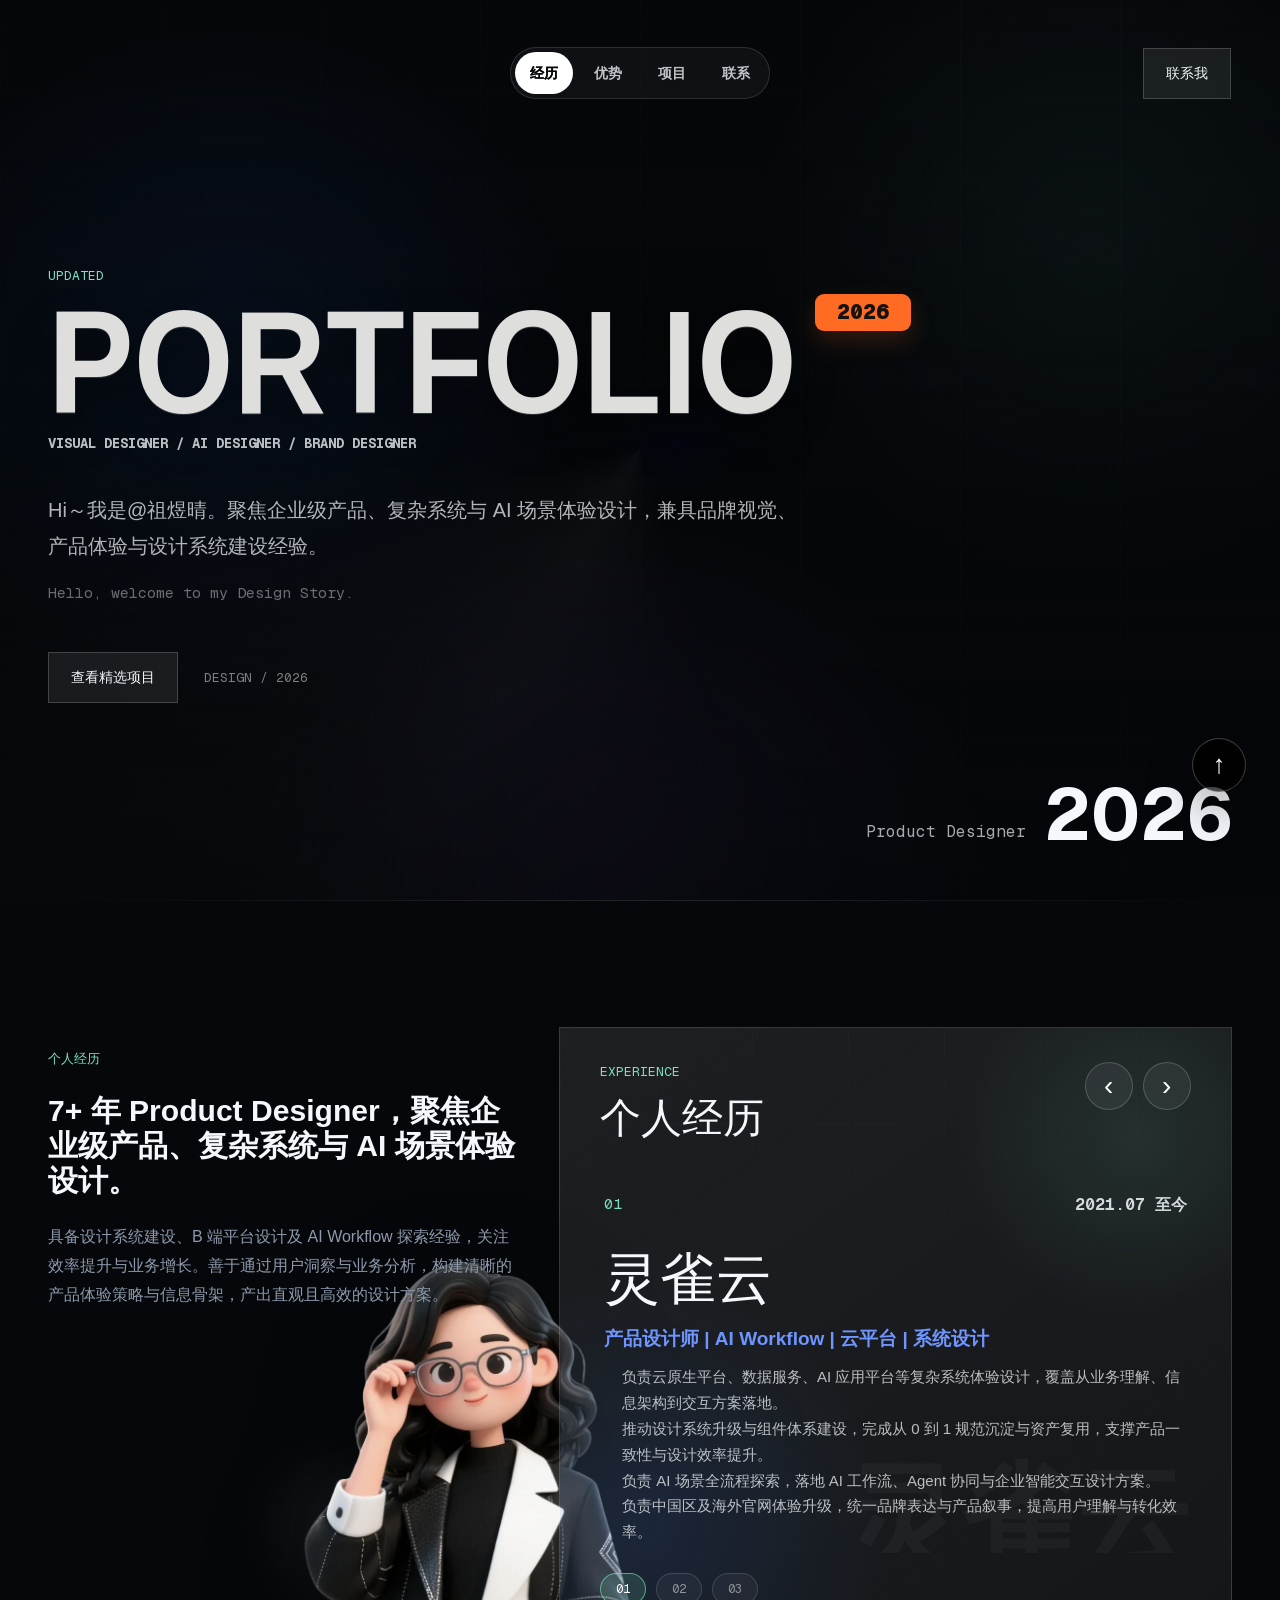
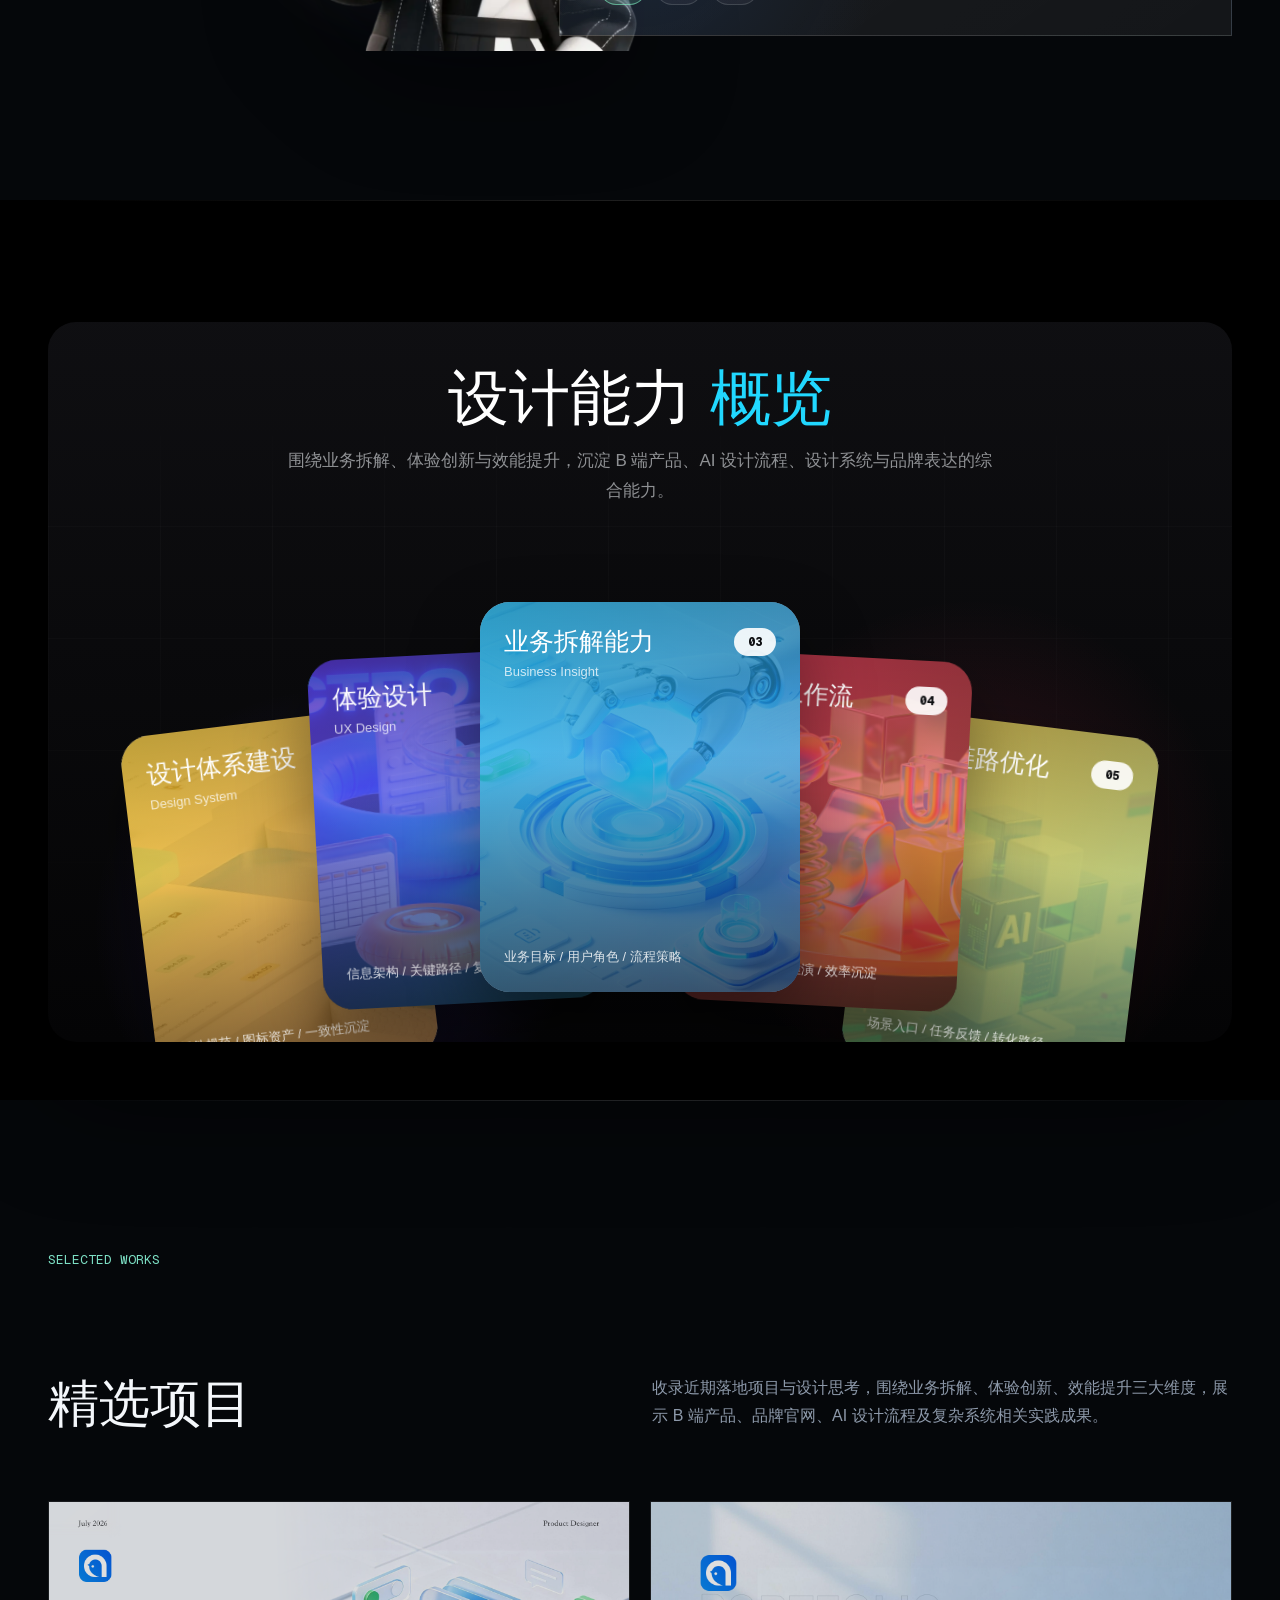
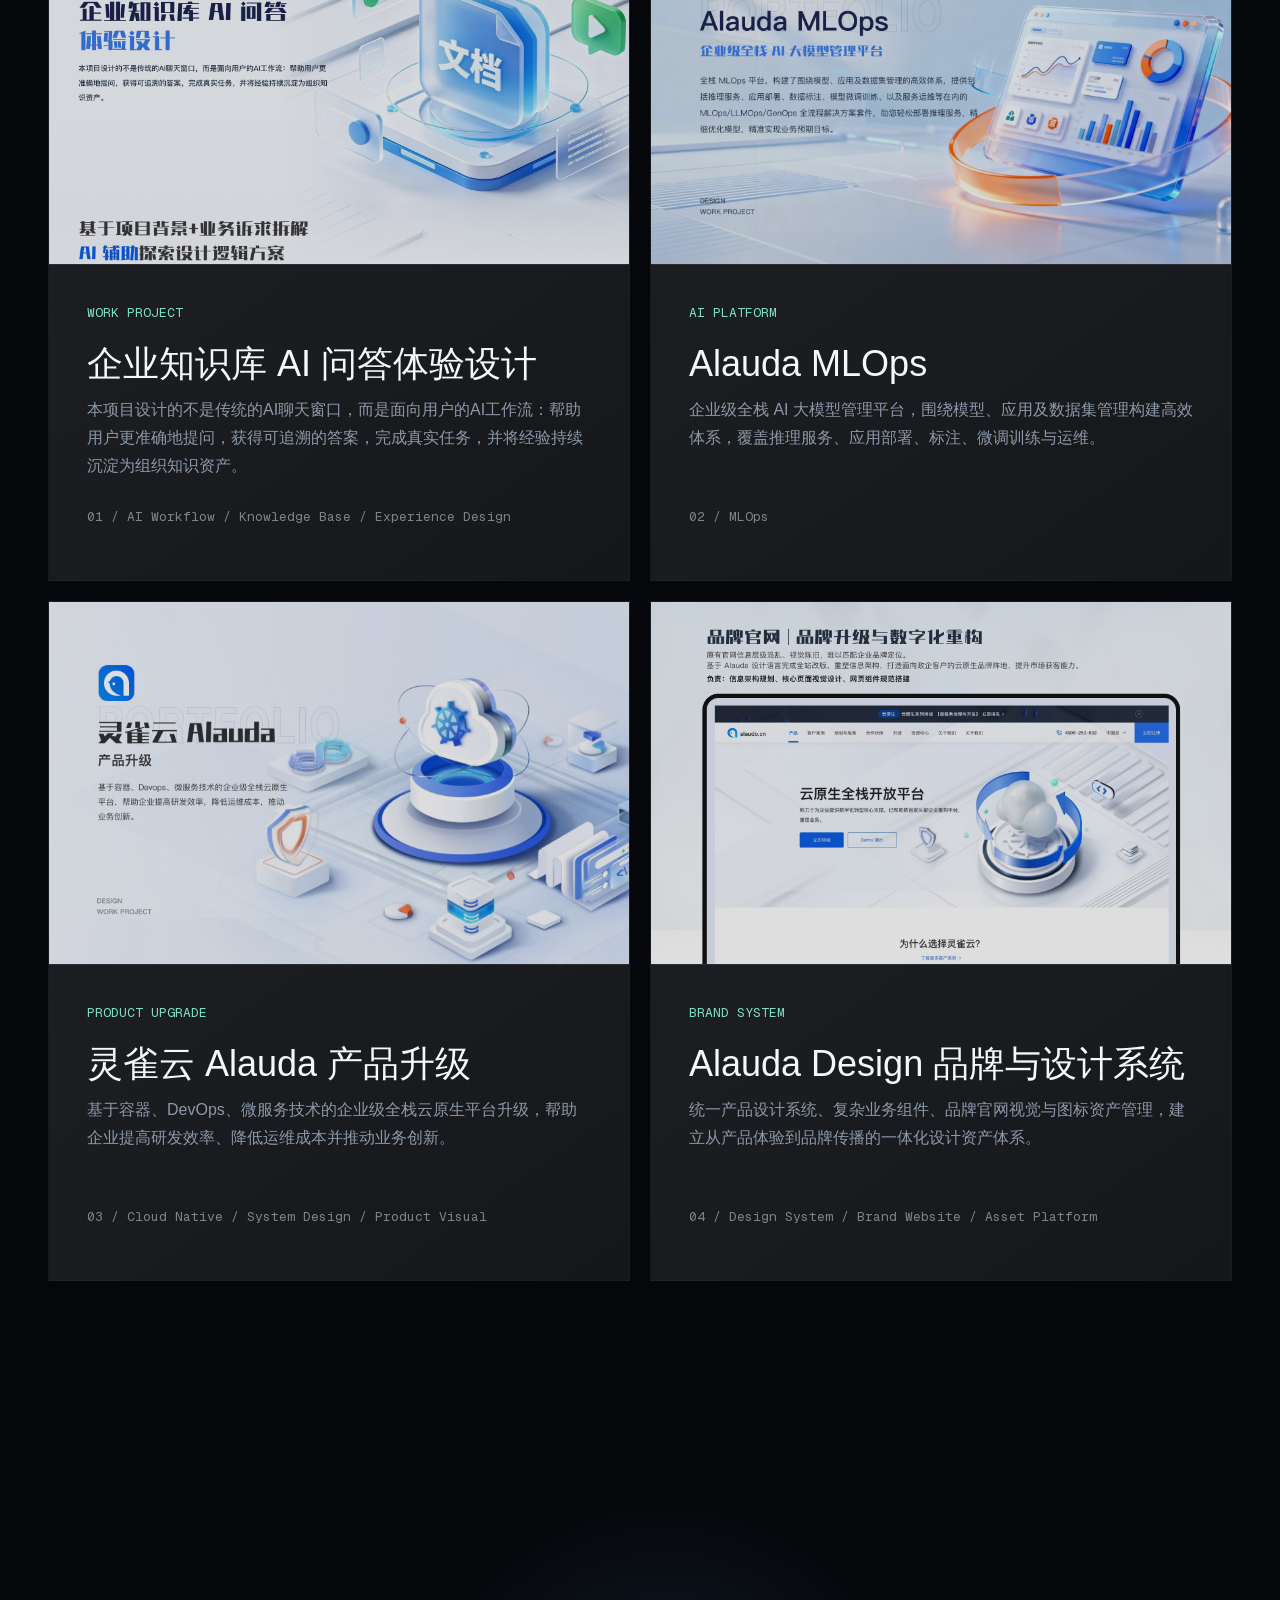
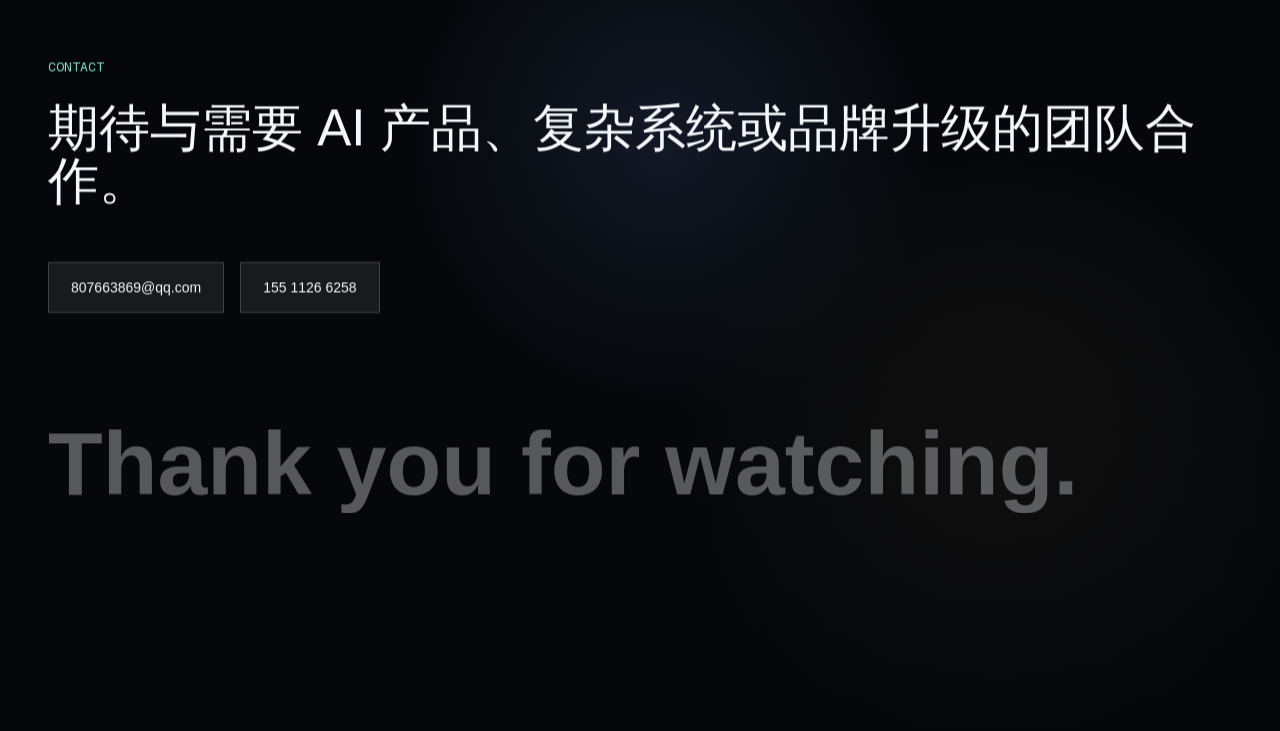
<file: index.html>
<!DOCTYPE html><html lang="zh-CN"><head><meta charSet="utf-8"/><meta name="viewport" content="width=device-width, initial-scale=1"/><link rel="preload" href="/_next/static/media/797e433ab948586e-s.p.08e28id.o-okb.woff2" as="font" crossorigin="" type="font/woff2"/><link rel="preload" href="/_next/static/media/caa3a2e1cccd8315-s.p.09~u27dqhyhd6.woff2" as="font" crossorigin="" type="font/woff2"/><link rel="preload" href="/assets/profile-ip.png" as="image"/><link rel="preload" as="image" href="/assets/capabilities/design-system.png"/><link rel="preload" as="image" href="/assets/capabilities/ux-design.png"/><link rel="preload" as="image" href="/assets/capabilities/business-insight.png"/><link rel="preload" as="image" href="/assets/capabilities/aiux-workflow.png"/><link rel="preload" as="image" href="/assets/capabilities/interaction.png"/><link rel="preload" href="/assets/works/ai-qa.png" as="image"/><link rel="preload" href="/assets/works/mlops.png" as="image"/><link rel="preload" href="/assets/works/alauda-upgrade.png" as="image"/><link rel="preload" href="/assets/works/brand-site.png" as="image"/><link rel="stylesheet" href="/_next/static/chunks/17i~3mca3y~9e.css" data-precedence="next"/><link rel="stylesheet" href="/_next/static/chunks/0q8x0pd7fqrdk.css" data-precedence="next"/><link rel="preload" as="script" fetchPriority="low" href="/_next/static/chunks/0ht900cau6_ur.js"/><script src="/_next/static/chunks/0r8nt2o8muejo.js" async=""></script><script src="/_next/static/chunks/07lhk_q6pmm3r.js" async=""></script><script src="/_next/static/chunks/turbopack-05c8c~j12fn14.js" async=""></script><script src="/_next/static/chunks/0dbhjjzl8qfwv.js" async=""></script><script src="/_next/static/chunks/0ojr805ewos~_.js" async=""></script><meta name="next-size-adjust" content=""/><title>祖煜晴 | 视觉设计师 / AI 设计师 / 品牌设计师</title><meta name="description" content="祖煜晴的个人作品集，展示复杂系统体验设计、AI Workflow、品牌官网与设计系统建设项目。"/><link rel="shortcut icon" href="/favicon.svg"/><link rel="icon" href="/favicon.svg"/><script src="/_next/static/chunks/03~yq9q893hmn.js" noModule=""></script></head><body class="geist_a71539c9-module__T19VSG__variable geist_mono_8d43a2aa-module__8Li5zG__variable antialiased"><div hidden=""><!--$--><!--/$--></div><main class="site-shell"><nav class="nav"><div class="gooey-nav-container"><nav aria-label="页面导航"><ul><li class="active"><a href="#about">经历</a></li><li class=""><a href="#strengths">优势</a></li><li class=""><a href="#projects">项目</a></li><li class=""><a href="#contact">联系</a></li></ul></nav><span class="effect filter"></span><span class="effect text"></span></div><a class="contact-button" href="mailto:807663869@qq.com">联系我</a></nav><a class="back-top-button" href="#home" aria-label="返回首屏"><span aria-hidden="true">↑</span></a><section class="hero" id="home"><div class="hero-liquid" aria-hidden="true"><div class="liquid-ether-container "></div></div><div class="hero-motion" aria-hidden="true"></div><div class="hero-shade" aria-hidden="true"></div><div class="hero-content"><p class="eyebrow">Updated</p><div class="hero-title-row"><h1>PORTFOLIO</h1><span>2026</span></div><p class="hero-title-meta">Visual Designer / AI Designer / Brand Designer</p><p class="hero-copy">Hi～我是@祖煜晴。聚焦企业级产品、复杂系统与 AI 场景体验设计，兼具品牌视觉、产品体验与设计系统建设经验。</p><p class="hero-subtitle">Hello, welcome to my Design Story.</p><div class="hero-actions"><a href="#projects">查看精选项目</a><span>DESIGN / 2026</span></div></div><div class="hero-rail" aria-hidden="true"><span>Product Designer</span><strong>2026</strong></div></section><section class="section about-section" id="about"><div class="section-inner about-grid"><div class="about-copy"><p class="section-kicker">个人经历</p><h2>7+ 年 Product Designer，聚焦企业级产品、复杂系统与 AI 场景体验设计。</h2><figure class="about-ip-figure"><img src="/assets/profile-ip.png" alt="祖煜晴 IP 形象"/></figure><p>具备设计系统建设、B 端平台设计及 AI Workflow 探索经验，关注效率提升与业务增长。善于通过用户洞察与业务分析，构建清晰的产品体验策略与信息骨架，产出直观且高效的设计方案。</p></div><div class="experience-panel" aria-labelledby="experience-title"><div class="experience-panel-top"><div><p class="section-kicker">Experience</p><h3 id="experience-title">个人经历</h3></div><div class="experience-controls" aria-label="工作经历切换"><button type="button" aria-label="查看上一段工作经历">‹</button><button type="button" aria-label="查看下一段工作经历">›</button></div></div><div class="experience-viewport"><div class="experience-track" style="transform:translateX(-0%)"><article class="experience-slide" data-company="灵雀云" aria-hidden="false"><div class="experience-slide-meta"><span>01</span><time>2021.07 至今</time></div><h4>灵雀云</h4><p class="experience-role">产品设计师 | AI Workflow | 云平台 | 系统设计</p><ol><li>负责云原生平台、数据服务、AI 应用平台等复杂系统体验设计，覆盖从业务理解、信息架构到交互方案落地。</li><li>推动设计系统升级与组件体系建设，完成从 0 到 1 规范沉淀与资产复用，支撑产品一致性与设计效率提升。</li><li>负责 AI 场景全流程探索，落地 AI 工作流、Agent 协同与企业智能交互设计方案。</li><li>负责中国区及海外官网体验升级，统一品牌表达与产品叙事，提高用户理解与转化效率。</li></ol></article><article class="experience-slide" data-company="生命奇点" aria-hidden="true"><div class="experience-slide-meta"><span>02</span><time>2020.11 - 2021.07</time></div><h4>生命奇点</h4><p class="experience-role">用户体验设计 | 系统设计 | B 端产品 | 数据体验</p><ol><li>负责医疗 DRG 场景下院端、医保端复杂业务系统体验设计，完成业务流程梳理与产品能力结构化设计。</li><li>推动产品体验规范化建设，参与系统从 1.0 到 2.0 的体验升级，提升一致性与业务协同效率。</li><li>构建数据可视化与运营分析体验，支持复杂信息决策与业务运营场景。</li></ol></article><article class="experience-slide" data-company="一览群智" aria-hidden="true"><div class="experience-slide-meta"><span>03</span><time>2018.04 - 2020.10</time></div><h4>一览群智</h4><p class="experience-role">用户体验设计师 | 人工智能 | B 端 | C 端 | 数据平台</p><ol><li>参与“智”系列产品体验设计，覆盖 AI 应用、数据平台及多端场景，完成从需求理解到交互方案落地。</li><li>负责公安、金融、政企等行业中后台系统设计，梳理复杂业务流程与信息架构，提升系统可理解性与使用效率。</li><li>主导品牌官网体验升级及持续迭代，统一产品表达与品牌体验。</li><li>参与移动端产品从 0 到 1 体验设计，建立核心用户路径。</li></ol></article></div></div><div class="experience-progress" aria-label="选择工作经历"><button class="is-active" type="button" aria-label="查看灵雀云工作经历" aria-pressed="true">01</button><button class="" type="button" aria-label="查看生命奇点工作经历" aria-pressed="false">02</button><button class="" type="button" aria-label="查看一览群智工作经历" aria-pressed="false">03</button></div></div></div></section><section class="section contents-section strengths-section" id="contents"><span class="section-anchor" id="strengths" aria-hidden="true"></span><div class="section-inner capability-showcase"><div class="capability-heading"><h2>设计能力<span>概览</span></h2><p>围绕业务拆解、体验创新与效能提升，沉淀 B 端产品、AI 设计流程、设计系统与品牌表达的综合能力。</p></div><div class="bounce-cards-container capability-card-stage"><article class="bounce-card bounce-card-0" style="transform:rotate(-7deg) translate(-370px, 54px);z-index:1"><img src="/assets/capabilities/design-system.png" alt="" aria-hidden="true"/><div class="bounce-card-overlay" aria-hidden="true"></div><div class="bounce-card-content"><div><h3>设计体系建设</h3><p>Design System</p></div><span>01</span></div><small>组件规范 / 图标资产 / 一致性沉淀</small></article><article class="bounce-card bounce-card-1" style="transform:rotate(-3deg) translate(-185px, 22px);z-index:3"><img src="/assets/capabilities/ux-design.png" alt="" aria-hidden="true"/><div class="bounce-card-overlay" aria-hidden="true"></div><div class="bounce-card-content"><div><h3>体验设计</h3><p>UX Design</p></div><span>02</span></div><small>信息架构 / 关键路径 / 复杂任务流</small></article><article class="bounce-card bounce-card-2" style="transform:rotate(0deg) translate(0px, 0px);z-index:5"><img src="/assets/capabilities/business-insight.png" alt="" aria-hidden="true"/><div class="bounce-card-overlay" aria-hidden="true"></div><div class="bounce-card-content"><div><h3>业务拆解能力</h3><p>Business Insight</p></div><span>03</span></div><small>业务目标 / 用户角色 / 流程策略</small></article><article class="bounce-card bounce-card-3" style="transform:rotate(3deg) translate(185px, 24px);z-index:3"><img src="/assets/capabilities/aiux-workflow.png" alt="" aria-hidden="true"/><div class="bounce-card-overlay" aria-hidden="true"></div><div class="bounce-card-content"><div><h3>AIUX 工作流</h3><p>AI Workflow</p></div><span>04</span></div><small>需求分析 / 设计推演 / 效率沉淀</small></article><article class="bounce-card bounce-card-4" style="transform:rotate(7deg) translate(370px, 56px);z-index:1"><img src="/assets/capabilities/interaction.png" alt="" aria-hidden="true"/><div class="bounce-card-overlay" aria-hidden="true"></div><div class="bounce-card-content"><div><h3>交互链路优化</h3><p>Interaction</p></div><span>05</span></div><small>场景入口 / 任务反馈 / 转化路径</small></article></div></div></section><section class="section projects-section" id="projects"><div class="section-inner section-heading"><p class="section-kicker">Selected Works</p><h2>精选项目</h2><p>收录近期落地项目与设计思考，围绕业务拆解、体验创新、效能提升三大维度，展示 B 端产品、品牌官网、AI 设计流程及复杂系统相关实践成果。</p></div><div class="section-inner project-grid"><a class="project-card" href="/projects/ai-qa.html"><div class="project-image"><img src="/assets/works/ai-qa.png" alt="企业知识库 AI 问答体验设计 项目展示图"/></div><div class="project-info"><span>WORK PROJECT</span><h3>企业知识库 AI 问答体验设计</h3><p>本项目设计的不是传统的AI聊天窗口，而是面向用户的AI工作流：帮助用户更准确地提问，获得可追溯的答案，完成真实任务，并将经验持续沉淀为组织知识资产。</p><small>01<!-- --> / <!-- -->AI Workflow / Knowledge Base / Experience Design</small></div></a><a class="project-card" href="/projects/mlops.html"><div class="project-image"><img src="/assets/works/mlops.png" alt="Alauda MLOps 项目展示图"/></div><div class="project-info"><span>AI PLATFORM</span><h3>Alauda MLOps</h3><p>企业级全栈 AI 大模型管理平台，围绕模型、应用及数据集管理构建高效体系，覆盖推理服务、应用部署、标注、微调训练与运维。</p><small>02<!-- --> / <!-- -->MLOps</small></div></a><a class="project-card" href="/projects/alauda-upgrade.html"><div class="project-image"><img src="/assets/works/alauda-upgrade.png" alt="灵雀云 Alauda 产品升级 项目展示图"/></div><div class="project-info"><span>PRODUCT UPGRADE</span><h3>灵雀云 Alauda 产品升级</h3><p>基于容器、DevOps、微服务技术的企业级全栈云原生平台升级，帮助企业提高研发效率、降低运维成本并推动业务创新。</p><small>03<!-- --> / <!-- -->Cloud Native / System Design / Product Visual</small></div></a><a class="project-card" href="/projects/brand-design-system.html"><div class="project-image"><img src="/assets/works/brand-site.png" alt="Alauda Design 品牌与设计系统 项目展示图"/></div><div class="project-info"><span>BRAND SYSTEM</span><h3>Alauda Design 品牌与设计系统</h3><p>统一产品设计系统、复杂业务组件、品牌官网视觉与图标资产管理，建立从产品体验到品牌传播的一体化设计资产体系。</p><small>04<!-- --> / <!-- -->Design System / Brand Website / Asset Platform</small></div></a></div></section><section class="contact-finale" id="contact"><div class="finale-inner"><p class="section-kicker">Contact</p><h2>期待与需要 AI 产品、复杂系统或品牌升级的团队合作。</h2><div class="finale-actions"><a href="mailto:807663869@qq.com">807663869@qq.com</a><a href="tel:15511266258">155 1126 6258</a></div><p class="thanks">Thank you for watching.</p></div></section></main><!--$--><!--/$--><script src="/_next/static/chunks/0ht900cau6_ur.js" id="_R_" async=""></script><script>(self.__next_f=self.__next_f||[]).push([0])</script><script>self.__next_f.push([1,"1:\"$Sreact.fragment\"\n2:I[39756,[\"/_next/static/chunks/0dbhjjzl8qfwv.js\"],\"default\"]\n3:I[37457,[\"/_next/static/chunks/0dbhjjzl8qfwv.js\"],\"default\"]\n4:I[98430,[\"/_next/static/chunks/0dbhjjzl8qfwv.js\",\"/_next/static/chunks/0ojr805ewos~_.js\"],\"FloatingNav\"]\n5:I[78153,[\"/_next/static/chunks/0dbhjjzl8qfwv.js\",\"/_next/static/chunks/0ojr805ewos~_.js\"],\"default\"]\n6:I[85531,[\"/_next/static/chunks/0dbhjjzl8qfwv.js\",\"/_next/static/chunks/0ojr805ewos~_.js\"],\"ExperienceCarousel\"]\ne:I[68027,[\"/_next/static/chunks/0dbhjjzl8qfwv.js\"],\"default\",1]\n:HL[\"/_next/static/chunks/17i~3mca3y~9e.css\",\"style\"]\n:HL[\"/_next/static/media/797e433ab948586e-s.p.08e28id.o-okb.woff2\",\"font\",{\"crossOrigin\":\"\",\"type\":\"font/woff2\"}]\n:HL[\"/_next/static/media/caa3a2e1cccd8315-s.p.09~u27dqhyhd6.woff2\",\"font\",{\"crossOrigin\":\"\",\"type\":\"font/woff2\"}]\n:HL[\"/_next/static/chunks/0q8x0pd7fqrdk.css\",\"style\"]\n:HL[\"/assets/profile-ip.png\",\"image\"]\n"])</script><script>self.__next_f.push([1,"0:{\"P\":null,\"c\":[\"\",\"\"],\"q\":\"\",\"i\":false,\"f\":[[[\"\",{\"children\":[\"__PAGE__\",{}]},\"$undefined\",\"$undefined\",16],[[\"$\",\"$1\",\"c\",{\"children\":[[[\"$\",\"link\",\"0\",{\"rel\":\"stylesheet\",\"href\":\"/_next/static/chunks/17i~3mca3y~9e.css\",\"precedence\":\"next\",\"crossOrigin\":\"$undefined\",\"nonce\":\"$undefined\"}],[\"$\",\"script\",\"script-0\",{\"src\":\"/_next/static/chunks/0dbhjjzl8qfwv.js\",\"async\":true,\"nonce\":\"$undefined\"}]],[\"$\",\"html\",null,{\"lang\":\"zh-CN\",\"children\":[\"$\",\"body\",null,{\"className\":\"geist_a71539c9-module__T19VSG__variable geist_mono_8d43a2aa-module__8Li5zG__variable antialiased\",\"children\":[\"$\",\"$L2\",null,{\"parallelRouterKey\":\"children\",\"error\":\"$undefined\",\"errorStyles\":\"$undefined\",\"errorScripts\":\"$undefined\",\"template\":[\"$\",\"$L3\",null,{}],\"templateStyles\":\"$undefined\",\"templateScripts\":\"$undefined\",\"notFound\":[[[\"$\",\"title\",null,{\"children\":\"404: This page could not be found.\"}],[\"$\",\"div\",null,{\"style\":{\"fontFamily\":\"system-ui,\\\"Segoe UI\\\",Roboto,Helvetica,Arial,sans-serif,\\\"Apple Color Emoji\\\",\\\"Segoe UI Emoji\\\"\",\"height\":\"100vh\",\"textAlign\":\"center\",\"display\":\"flex\",\"flexDirection\":\"column\",\"alignItems\":\"center\",\"justifyContent\":\"center\"},\"children\":[\"$\",\"div\",null,{\"children\":[[\"$\",\"style\",null,{\"dangerouslySetInnerHTML\":{\"__html\":\"body{color:#000;background:#fff;margin:0}.next-error-h1{border-right:1px solid rgba(0,0,0,.3)}@media (prefers-color-scheme:dark){body{color:#fff;background:#000}.next-error-h1{border-right:1px solid rgba(255,255,255,.3)}}\"}}],[\"$\",\"h1\",null,{\"className\":\"next-error-h1\",\"style\":{\"display\":\"inline-block\",\"margin\":\"0 20px 0 0\",\"padding\":\"0 23px 0 0\",\"fontSize\":24,\"fontWeight\":500,\"verticalAlign\":\"top\",\"lineHeight\":\"49px\"},\"children\":404}],[\"$\",\"div\",null,{\"style\":{\"display\":\"inline-block\"},\"children\":[\"$\",\"h2\",null,{\"style\":{\"fontSize\":14,\"fontWeight\":400,\"lineHeight\":\"49px\",\"margin\":0},\"children\":\"This page could not be found.\"}]}]]}]}]],[]],\"forbidden\":\"$undefined\",\"unauthorized\":\"$undefined\"}]}]}]]}],{\"children\":[[\"$\",\"$1\",\"c\",{\"children\":[[\"$\",\"main\",null,{\"className\":\"site-shell\",\"children\":[[\"$\",\"$L4\",null,{}],[\"$\",\"a\",null,{\"className\":\"back-top-button\",\"href\":\"#home\",\"aria-label\":\"返回首屏\",\"children\":[\"$\",\"span\",null,{\"aria-hidden\":\"true\",\"children\":\"↑\"}]}],[\"$\",\"section\",null,{\"className\":\"hero\",\"id\":\"home\",\"children\":[[\"$\",\"div\",null,{\"className\":\"hero-liquid\",\"aria-hidden\":\"true\",\"children\":[\"$\",\"$L5\",null,{\"colors\":[\"#5227ff\",\"#9b5cff\",\"#ff9ffc\",\"#b497cf\"],\"mouseForce\":22,\"cursorSize\":132,\"resolution\":0.46,\"isViscous\":false,\"iterationsViscous\":24,\"iterationsPoisson\":28,\"autoDemo\":true,\"autoSpeed\":0.44,\"autoIntensity\":2.05,\"autoResumeDelay\":1800}]}],[\"$\",\"div\",null,{\"className\":\"hero-motion\",\"aria-hidden\":\"true\"}],[\"$\",\"div\",null,{\"className\":\"hero-shade\",\"aria-hidden\":\"true\"}],[\"$\",\"div\",null,{\"className\":\"hero-content\",\"children\":[[\"$\",\"p\",null,{\"className\":\"eyebrow\",\"children\":\"Updated\"}],[\"$\",\"div\",null,{\"className\":\"hero-title-row\",\"children\":[[\"$\",\"h1\",null,{\"children\":\"PORTFOLIO\"}],[\"$\",\"span\",null,{\"children\":\"2026\"}]]}],[\"$\",\"p\",null,{\"className\":\"hero-title-meta\",\"children\":\"Visual Designer / AI Designer / Brand Designer\"}],[\"$\",\"p\",null,{\"className\":\"hero-copy\",\"children\":\"Hi～我是@祖煜晴。聚焦企业级产品、复杂系统与 AI 场景体验设计，兼具品牌视觉、产品体验与设计系统建设经验。\"}],[\"$\",\"p\",null,{\"className\":\"hero-subtitle\",\"children\":\"Hello, welcome to my Design Story.\"}],[\"$\",\"div\",null,{\"className\":\"hero-actions\",\"children\":[[\"$\",\"a\",null,{\"href\":\"#projects\",\"children\":\"查看精选项目\"}],[\"$\",\"span\",null,{\"children\":\"DESIGN / 2026\"}]]}]]}],[\"$\",\"div\",null,{\"className\":\"hero-rail\",\"aria-hidden\":\"true\",\"children\":[[\"$\",\"span\",null,{\"children\":\"Product Designer\"}],[\"$\",\"strong\",null,{\"children\":\"2026\"}]]}]]}],[\"$\",\"section\",null,{\"className\":\"section about-section\",\"id\":\"about\",\"children\":[\"$\",\"div\",null,{\"className\":\"section-inner about-grid\",\"children\":[[\"$\",\"div\",null,{\"className\":\"about-copy\",\"children\":[[\"$\",\"p\",null,{\"className\":\"section-kicker\",\"children\":\"个人经历\"}],[\"$\",\"h2\",null,{\"children\":\"7+ 年 Product Designer，聚焦企业级产品、复杂系统与 AI 场景体验设计。\"}],[\"$\",\"figure\",null,{\"className\":\"about-ip-figure\",\"children\":[\"$\",\"img\",null,{\"src\":\"/assets/profile-ip.png\",\"alt\":\"祖煜晴 IP 形象\"}]}],[\"$\",\"p\",null,{\"children\":\"具备设计系统建设、B 端平台设计及 AI Workflow 探索经验，关注效率提升与业务增长。善于通过用户洞察与业务分析，构建清晰的产品体验策略与信息骨架，产出直观且高效的设计方案。\"}]]}],[\"$\",\"$L6\",null,{\"experiences\":[{\"company\":\"灵雀云\",\"period\":\"2021.07 至今\",\"role\":\"产品设计师 | AI Workflow | 云平台 | 系统设计\",\"details\":[\"负责云原生平台、数据服务、AI 应用平台等复杂系统体验设计，覆盖从业务理解、信息架构到交互方案落地。\",\"推动设计系统升级与组件体系建设，完成从 0 到 1 规范沉淀与资产复用，支撑产品一致性与设计效率提升。\",\"负责 AI 场景全流程探索，落地 AI 工作流、Agent 协同与企业智能交互设计方案。\",\"负责中国区及海外官网体验升级，统一品牌表达与产品叙事，提高用户理解与转化效率。\"]},{\"company\":\"生命奇点\",\"period\":\"2020.11 - 2021.07\",\"role\":\"用户体验设计 | 系统设计 | B 端产品 | 数据体验\",\"details\":[\"负责医疗 DRG 场景下院端、医保端复杂业务系统体验设计，完成业务流程梳理与产品能力结构化设计。\",\"推动产品体验规范化建设，参与系统从 1.0 到 2.0 的体验升级，提升一致性与业务协同效率。\",\"构建数据可视化与运营分析体验，支持复杂信息决策与业务运营场景。\"]},{\"company\":\"一览群智\",\"period\":\"2018.04 - 2020.10\",\"role\":\"用户体验设计师 | 人工智能 | B 端 | C 端 | 数据平台\",\"details\":[\"参与“智”系列产品体验设计，覆盖 AI 应用、数据平台及多端场景，完成从需求理解到交互方案落地。\",\"负责公安、金融、政企等行业中后台系统设计，梳理复杂业务流程与信息架构，提升系统可理解性与使用效率。\",\"主导品牌官网体验升级及持续迭代，统一产品表达与品牌体验。\",\"参与移动端产品从 0 到 1 体验设计，建立核心用户路径。\"]}]}]]}]}],\"$L7\",\"$L8\",\"$L9\"]}],[\"$La\",\"$Lb\"],\"$Lc\"]}],{},null,false,null]},null,false,null],\"$Ld\",false]],\"m\":\"$undefined\",\"G\":[\"$e\",[\"$Lf\"]],\"S\":true,\"h\":null,\"s\":\"$undefined\",\"l\":\"$undefined\",\"p\":\"$undefined\",\"d\":\"$undefined\",\"b\":\"vWY75YX7qqLPRpfKF8UzD\"}\n"])</script><script>self.__next_f.push([1,"10:I[14041,[\"/_next/static/chunks/0dbhjjzl8qfwv.js\",\"/_next/static/chunks/0ojr805ewos~_.js\"],\"default\"]\n11:I[97367,[\"/_next/static/chunks/0dbhjjzl8qfwv.js\"],\"OutletBoundary\"]\n12:\"$Sreact.suspense\"\n14:I[97367,[\"/_next/static/chunks/0dbhjjzl8qfwv.js\"],\"ViewportBoundary\"]\n16:I[97367,[\"/_next/static/chunks/0dbhjjzl8qfwv.js\"],\"MetadataBoundary\"]\n:HL[\"/assets/works/ai-qa.png\",\"image\"]\n:HL[\"/assets/works/mlops.png\",\"image\"]\n:HL[\"/assets/works/alauda-upgrade.png\",\"image\"]\n:HL[\"/assets/works/brand-site.png\",\"image\"]\n7:[\"$\",\"section\",null,{\"className\":\"section contents-section strengths-section\",\"id\":\"contents\",\"children\":[[\"$\",\"span\",null,{\"className\":\"section-anchor\",\"id\":\"strengths\",\"aria-hidden\":\"true\"}],[\"$\",\"div\",null,{\"className\":\"section-inner capability-showcase\",\"children\":[[\"$\",\"div\",null,{\"className\":\"capability-heading\",\"children\":[[\"$\",\"h2\",null,{\"children\":[\"设计能力\",[\"$\",\"span\",null,{\"children\":\"概览\"}]]}],[\"$\",\"p\",null,{\"children\":\"围绕业务拆解、体验创新与效能提升，沉淀 B 端产品、AI 设计流程、设计系统与品牌表达的综合能力。\"}]]}],[\"$\",\"$L10\",null,{\"className\":\"capability-card-stage\",\"items\":[{\"title\":\"设计体系建设\",\"subtitle\":\"Design System\",\"text\":\"组件规范 / 图标资产 / 一致性沉淀\",\"image\":\"/assets/capabilities/design-system.png\",\"tone\":\"system\"},{\"title\":\"体验设计\",\"subtitle\":\"UX Design\",\"text\":\"信息架构 / 关键路径 / 复杂任务流\",\"image\":\"/assets/capabilities/ux-design.png\",\"tone\":\"experience\"},{\"title\":\"业务拆解能力\",\"subtitle\":\"Business Insight\",\"text\":\"业务目标 / 用户角色 / 流程策略\",\"image\":\"/assets/capabilities/business-insight.png\",\"tone\":\"business\"},{\"title\":\"AIUX 工作流\",\"subtitle\":\"AI Workflow\",\"text\":\"需求分析 / 设计推演 / 效率沉淀\",\"image\":\"/assets/capabilities/aiux-workflow.png\",\"tone\":\"aiux\"},{\"title\":\"交互链路优化\",\"subtitle\":\"Interaction\",\"text\":\"场景入口 / 任务反馈 / 转化路径\",\"image\":\"/assets/capabilities/interaction.png\",\"tone\":\"interaction\"}]}]]}]]}]\n"])</script><script>self.__next_f.push([1,"8:[\"$\",\"section\",null,{\"className\":\"section projects-section\",\"id\":\"projects\",\"children\":[[\"$\",\"div\",null,{\"className\":\"section-inner section-heading\",\"children\":[[\"$\",\"p\",null,{\"className\":\"section-kicker\",\"children\":\"Selected Works\"}],[\"$\",\"h2\",null,{\"children\":\"精选项目\"}],[\"$\",\"p\",null,{\"children\":\"收录近期落地项目与设计思考，围绕业务拆解、体验创新、效能提升三大维度，展示 B 端产品、品牌官网、AI 设计流程及复杂系统相关实践成果。\"}]]}],[\"$\",\"div\",null,{\"className\":\"section-inner project-grid\",\"children\":[[\"$\",\"a\",\"企业知识库 AI 问答体验设计\",{\"className\":\"project-card\",\"href\":\"/projects/ai-qa\",\"children\":[[\"$\",\"div\",null,{\"className\":\"project-image\",\"children\":[\"$\",\"img\",null,{\"src\":\"/assets/works/ai-qa.png\",\"alt\":\"企业知识库 AI 问答体验设计 项目展示图\"}]}],[\"$\",\"div\",null,{\"className\":\"project-info\",\"children\":[[\"$\",\"span\",null,{\"children\":\"WORK PROJECT\"}],[\"$\",\"h3\",null,{\"children\":\"企业知识库 AI 问答体验设计\"}],[\"$\",\"p\",null,{\"children\":\"本项目设计的不是传统的AI聊天窗口，而是面向用户的AI工作流：帮助用户更准确地提问，获得可追溯的答案，完成真实任务，并将经验持续沉淀为组织知识资产。\"}],[\"$\",\"small\",null,{\"children\":[\"01\",\" / \",\"AI Workflow / Knowledge Base / Experience Design\"]}]]}]]}],[\"$\",\"a\",\"Alauda MLOps\",{\"className\":\"project-card\",\"href\":\"/projects/mlops\",\"children\":[[\"$\",\"div\",null,{\"className\":\"project-image\",\"children\":[\"$\",\"img\",null,{\"src\":\"/assets/works/mlops.png\",\"alt\":\"Alauda MLOps 项目展示图\"}]}],[\"$\",\"div\",null,{\"className\":\"project-info\",\"children\":[[\"$\",\"span\",null,{\"children\":\"AI PLATFORM\"}],[\"$\",\"h3\",null,{\"children\":\"Alauda MLOps\"}],[\"$\",\"p\",null,{\"children\":\"企业级全栈 AI 大模型管理平台，围绕模型、应用及数据集管理构建高效体系，覆盖推理服务、应用部署、标注、微调训练与运维。\"}],[\"$\",\"small\",null,{\"children\":[\"02\",\" / \",\"MLOps\"]}]]}]]}],[\"$\",\"a\",\"灵雀云 Alauda 产品升级\",{\"className\":\"project-card\",\"href\":\"/projects/alauda-upgrade\",\"children\":[[\"$\",\"div\",null,{\"className\":\"project-image\",\"children\":[\"$\",\"img\",null,{\"src\":\"/assets/works/alauda-upgrade.png\",\"alt\":\"灵雀云 Alauda 产品升级 项目展示图\"}]}],[\"$\",\"div\",null,{\"className\":\"project-info\",\"children\":[[\"$\",\"span\",null,{\"children\":\"PRODUCT UPGRADE\"}],[\"$\",\"h3\",null,{\"children\":\"灵雀云 Alauda 产品升级\"}],[\"$\",\"p\",null,{\"children\":\"基于容器、DevOps、微服务技术的企业级全栈云原生平台升级，帮助企业提高研发效率、降低运维成本并推动业务创新。\"}],[\"$\",\"small\",null,{\"children\":[\"03\",\" / \",\"Cloud Native / System Design / Product Visual\"]}]]}]]}],[\"$\",\"a\",\"Alauda Design 品牌与设计系统\",{\"className\":\"project-card\",\"href\":\"/projects/brand-design-system\",\"children\":[[\"$\",\"div\",null,{\"className\":\"project-image\",\"children\":[\"$\",\"img\",null,{\"src\":\"/assets/works/brand-site.png\",\"alt\":\"Alauda Design 品牌与设计系统 项目展示图\"}]}],[\"$\",\"div\",null,{\"className\":\"project-info\",\"children\":[[\"$\",\"span\",null,{\"children\":\"BRAND SYSTEM\"}],[\"$\",\"h3\",null,{\"children\":\"Alauda Design 品牌与设计系统\"}],[\"$\",\"p\",null,{\"children\":\"统一产品设计系统、复杂业务组件、品牌官网视觉与图标资产管理，建立从产品体验到品牌传播的一体化设计资产体系。\"}],[\"$\",\"small\",null,{\"children\":[\"04\",\" / \",\"Design System / Brand Website / Asset Platform\"]}]]}]]}]]}]]}]\n"])</script><script>self.__next_f.push([1,"9:[\"$\",\"section\",null,{\"className\":\"contact-finale\",\"id\":\"contact\",\"children\":[\"$\",\"div\",null,{\"className\":\"finale-inner\",\"children\":[[\"$\",\"p\",null,{\"className\":\"section-kicker\",\"children\":\"Contact\"}],[\"$\",\"h2\",null,{\"children\":\"期待与需要 AI 产品、复杂系统或品牌升级的团队合作。\"}],[\"$\",\"div\",null,{\"className\":\"finale-actions\",\"children\":[[\"$\",\"a\",null,{\"href\":\"mailto:807663869@qq.com\",\"children\":\"807663869@qq.com\"}],[\"$\",\"a\",null,{\"href\":\"tel:15511266258\",\"children\":\"155 1126 6258\"}]]}],[\"$\",\"p\",null,{\"className\":\"thanks\",\"children\":\"Thank you for watching.\"}]]}]}]\na:[\"$\",\"link\",\"0\",{\"rel\":\"stylesheet\",\"href\":\"/_next/static/chunks/0q8x0pd7fqrdk.css\",\"precedence\":\"next\",\"crossOrigin\":\"$undefined\",\"nonce\":\"$undefined\"}]\nb:[\"$\",\"script\",\"script-0\",{\"src\":\"/_next/static/chunks/0ojr805ewos~_.js\",\"async\":true,\"nonce\":\"$undefined\"}]\nc:[\"$\",\"$L11\",null,{\"children\":[\"$\",\"$12\",null,{\"name\":\"Next.MetadataOutlet\",\"children\":\"$@13\"}]}]\nd:[\"$\",\"$1\",\"h\",{\"children\":[null,[\"$\",\"$L14\",null,{\"children\":\"$L15\"}],[\"$\",\"div\",null,{\"hidden\":true,\"children\":[\"$\",\"$L16\",null,{\"children\":[\"$\",\"$12\",null,{\"name\":\"Next.Metadata\",\"children\":\"$L17\"}]}]}],[\"$\",\"meta\",null,{\"name\":\"next-size-adjust\",\"content\":\"\"}]]}]\nf:[\"$\",\"link\",\"0\",{\"rel\":\"stylesheet\",\"href\":\"/_next/static/chunks/17i~3mca3y~9e.css\",\"precedence\":\"next\",\"crossOrigin\":\"$undefined\",\"nonce\":\"$undefined\"}]\n"])</script><script>self.__next_f.push([1,"15:[[\"$\",\"meta\",\"0\",{\"charSet\":\"utf-8\"}],[\"$\",\"meta\",\"1\",{\"name\":\"viewport\",\"content\":\"width=device-width, initial-scale=1\"}]]\n"])</script><script>self.__next_f.push([1,"18:I[27201,[\"/_next/static/chunks/0dbhjjzl8qfwv.js\"],\"IconMark\"]\n13:null\n17:[[\"$\",\"title\",\"0\",{\"children\":\"祖煜晴 | 视觉设计师 / AI 设计师 / 品牌设计师\"}],[\"$\",\"meta\",\"1\",{\"name\":\"description\",\"content\":\"祖煜晴的个人作品集，展示复杂系统体验设计、AI Workflow、品牌官网与设计系统建设项目。\"}],[\"$\",\"link\",\"2\",{\"rel\":\"shortcut icon\",\"href\":\"/favicon.svg\"}],[\"$\",\"link\",\"3\",{\"rel\":\"icon\",\"href\":\"/favicon.svg\"}],[\"$\",\"$L18\",\"4\",{}]]\n"])</script></body></html>
</file>
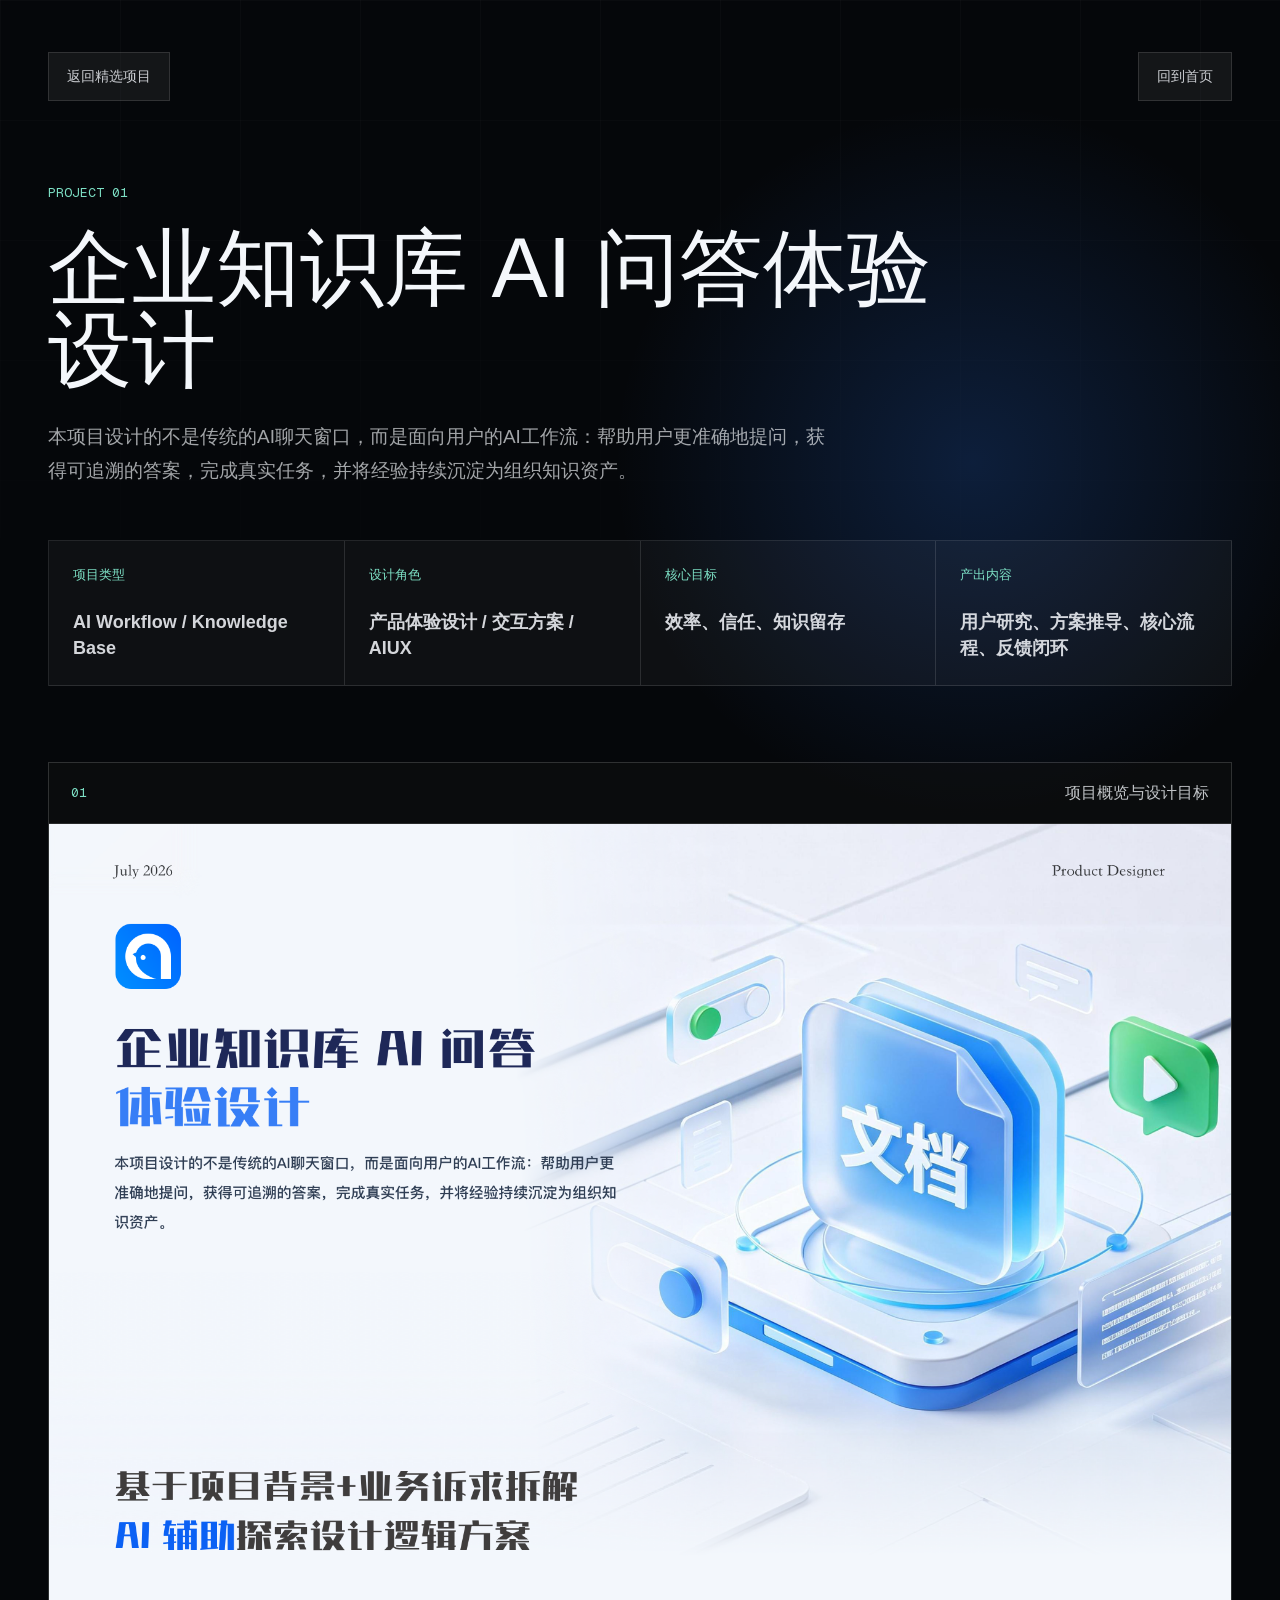
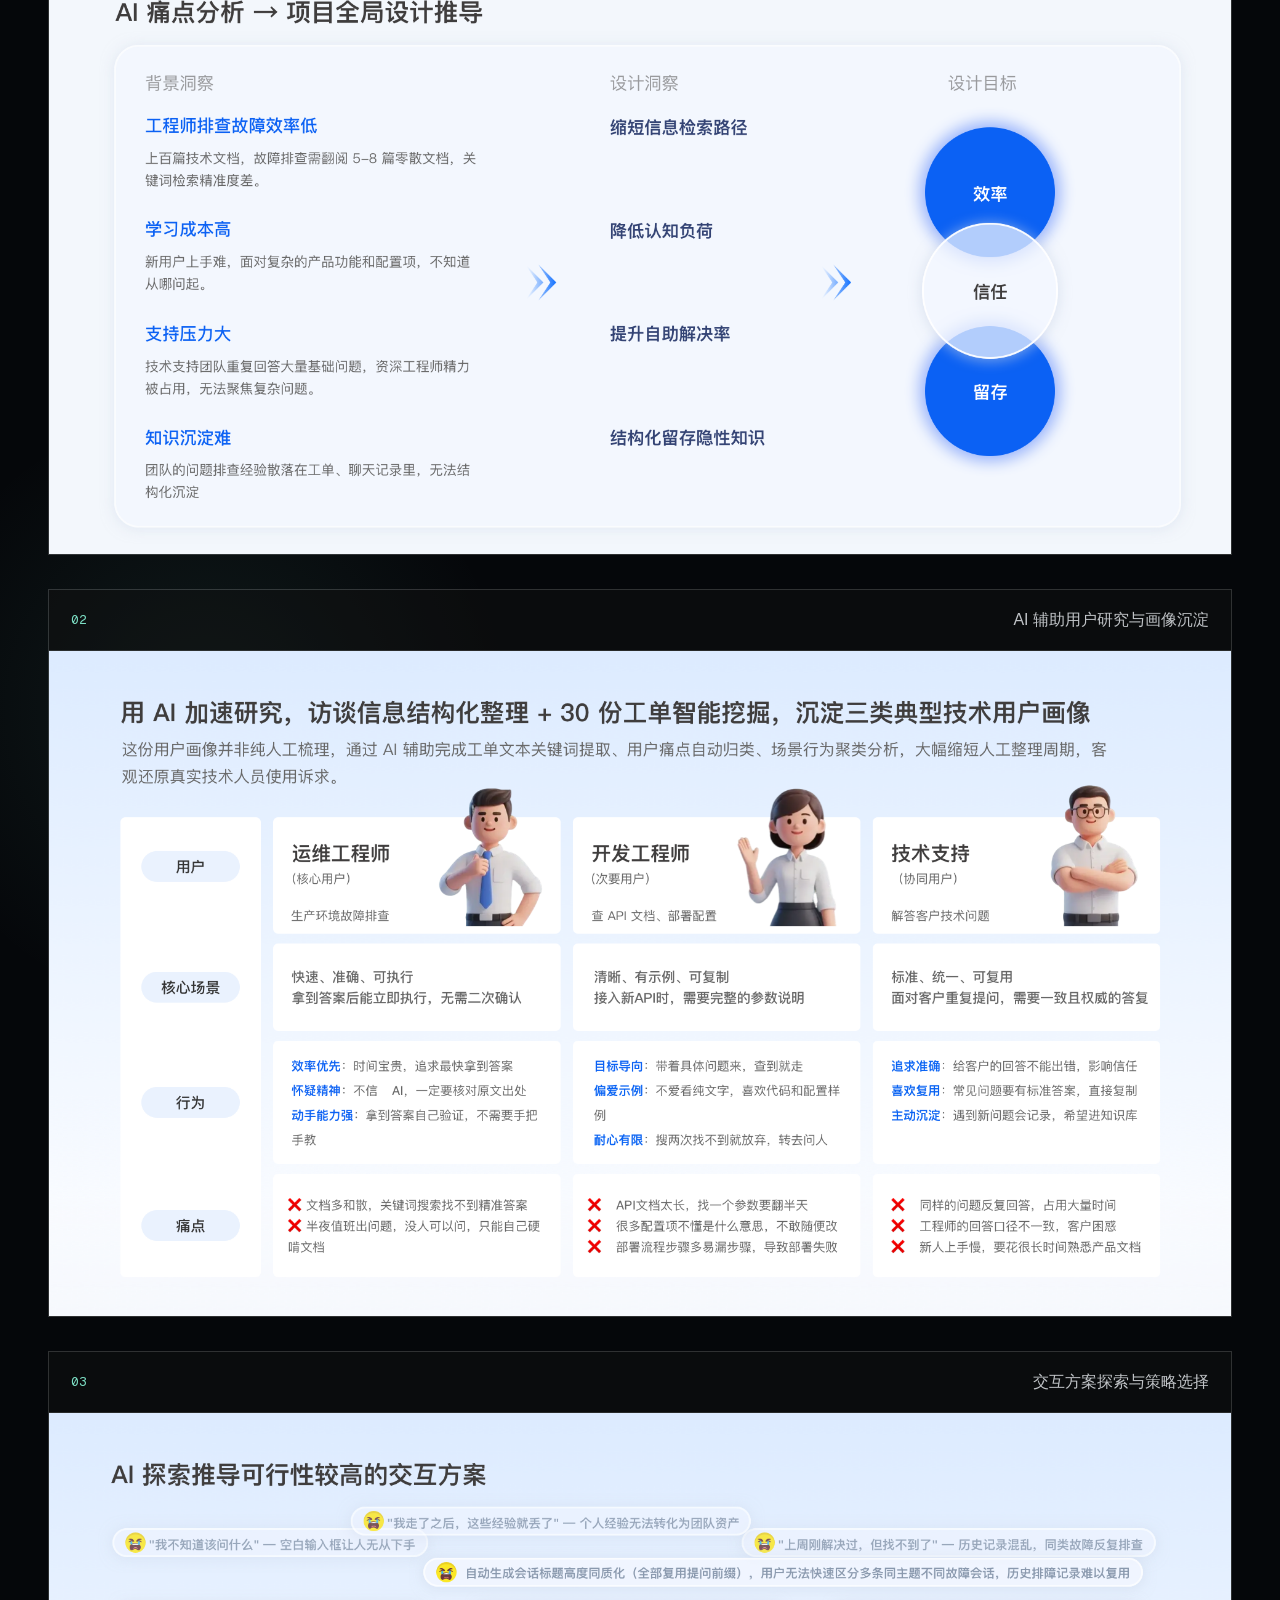
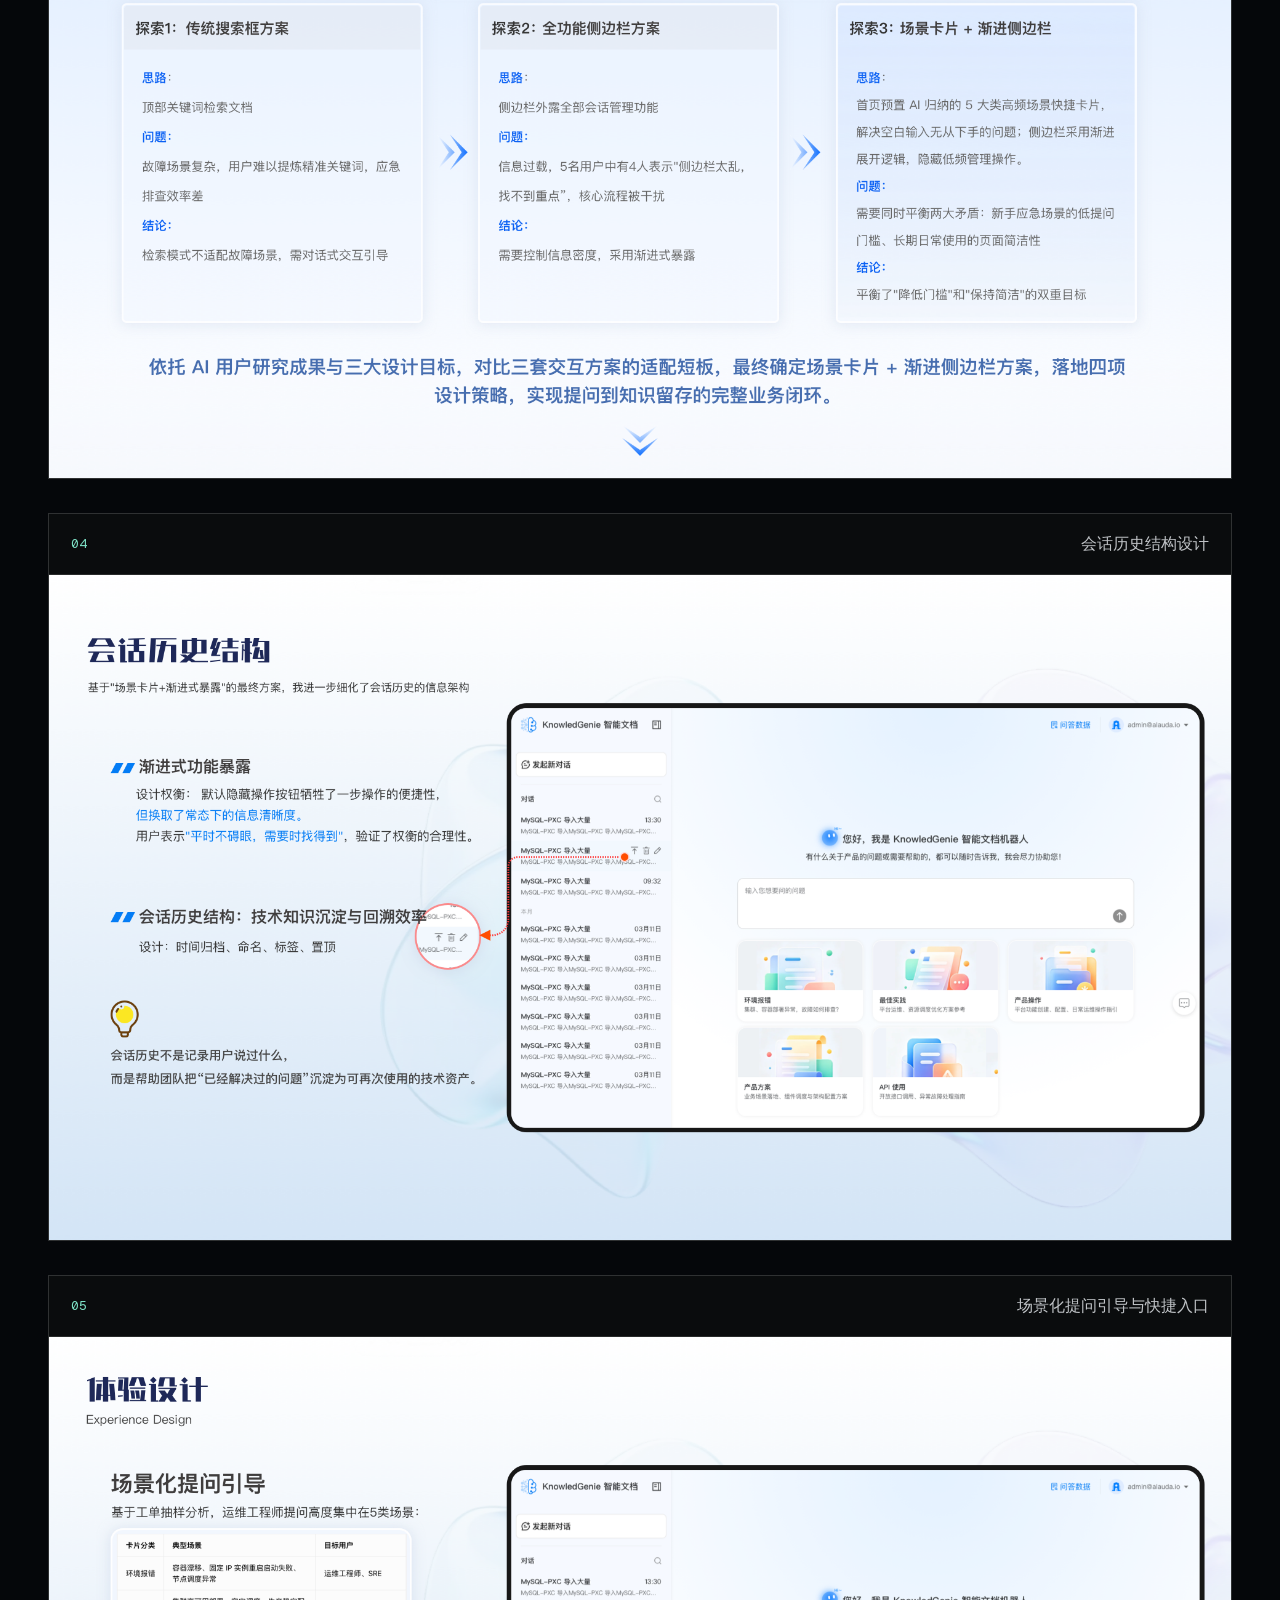
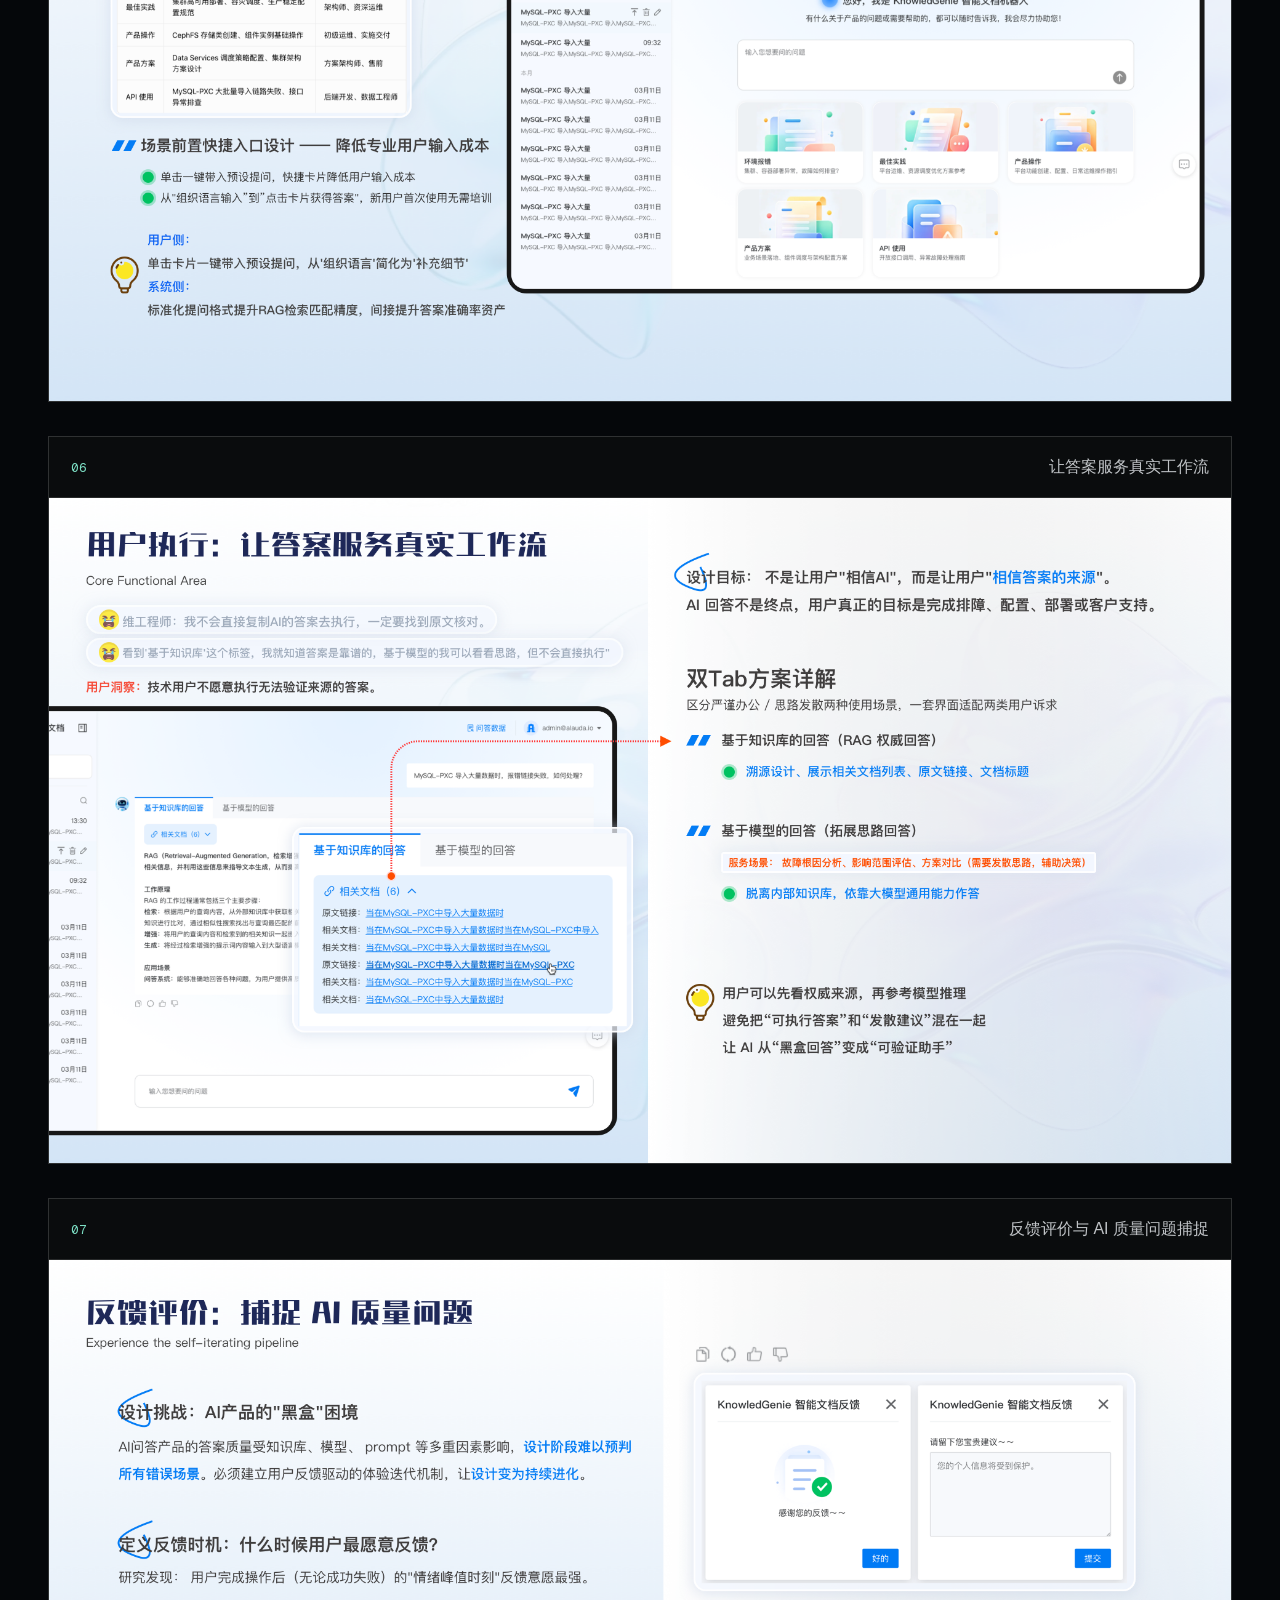
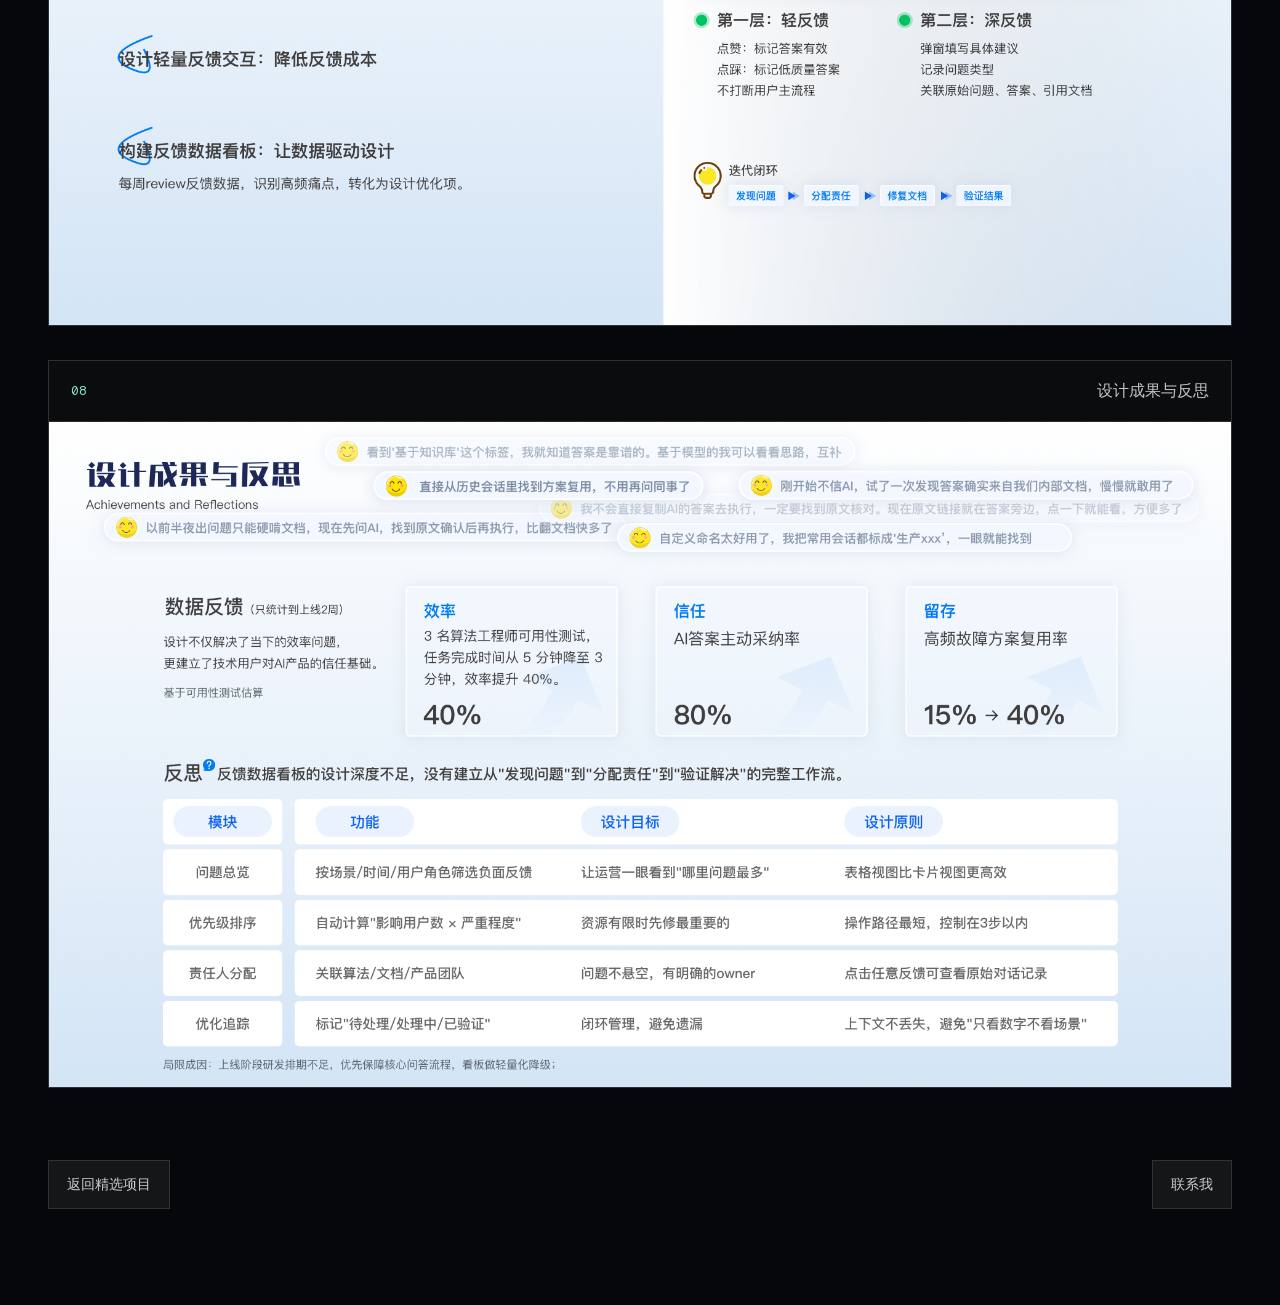
<file: projects/ai-qa.html>
<!DOCTYPE html><html lang="zh-CN"><head><meta charSet="utf-8"/><meta name="viewport" content="width=device-width, initial-scale=1"/><link rel="preload" href="/_next/static/media/797e433ab948586e-s.p.08e28id.o-okb.woff2" as="font" crossorigin="" type="font/woff2"/><link rel="preload" href="/_next/static/media/caa3a2e1cccd8315-s.p.09~u27dqhyhd6.woff2" as="font" crossorigin="" type="font/woff2"/><link rel="preload" href="/assets/projects/ai-qa/cover.png" as="image"/><link rel="preload" href="/assets/projects/ai-qa/user-research.png" as="image"/><link rel="preload" href="/assets/projects/ai-qa/solution-explore.png" as="image"/><link rel="preload" href="/assets/projects/ai-qa/conversation-history.png" as="image"/><link rel="preload" href="/assets/projects/ai-qa/experience-design.png" as="image"/><link rel="preload" href="/assets/projects/ai-qa/core-flow.png" as="image"/><link rel="preload" href="/assets/projects/ai-qa/feedback.png" as="image"/><link rel="preload" href="/assets/projects/ai-qa/results.png" as="image"/><link rel="stylesheet" href="/_next/static/chunks/17i~3mca3y~9e.css" data-precedence="next"/><link rel="preload" as="script" fetchPriority="low" href="/_next/static/chunks/0ht900cau6_ur.js"/><script src="/_next/static/chunks/0r8nt2o8muejo.js" async=""></script><script src="/_next/static/chunks/07lhk_q6pmm3r.js" async=""></script><script src="/_next/static/chunks/turbopack-05c8c~j12fn14.js" async=""></script><script src="/_next/static/chunks/0dbhjjzl8qfwv.js" async=""></script><meta name="next-size-adjust" content=""/><title>企业知识库 AI 问答体验设计 | 祖煜晴作品集</title><meta name="description" content="企业知识库 AI 问答体验设计项目详情，展示从用户研究、方案探索、会话结构、体验设计到反馈闭环的完整设计过程。"/><link rel="shortcut icon" href="/favicon.svg"/><link rel="icon" href="/favicon.svg"/><script src="/_next/static/chunks/03~yq9q893hmn.js" noModule=""></script></head><body class="geist_a71539c9-module__T19VSG__variable geist_mono_8d43a2aa-module__8Li5zG__variable antialiased"><div hidden=""><!--$--><!--/$--></div><main class="project-detail-page"><header class="project-detail-hero"><nav class="project-detail-nav" aria-label="项目详情导航"><a href="/#projects">返回精选项目</a><a href="/">回到首页</a></nav><div class="project-detail-hero-inner"><p class="section-kicker">Project 01</p><h1>企业知识库 AI 问答体验设计</h1><p>本项目设计的不是传统的AI聊天窗口，而是面向用户的AI工作流：帮助用户更准确地提问，获得可追溯的答案，完成真实任务，并将经验持续沉淀为组织知识资产。</p><div class="project-detail-facts"><div><span>项目类型</span><strong>AI Workflow / Knowledge Base</strong></div><div><span>设计角色</span><strong>产品体验设计 / 交互方案 / AIUX</strong></div><div><span>核心目标</span><strong>效率、信任、知识留存</strong></div><div><span>产出内容</span><strong>用户研究、方案推导、核心流程、反馈闭环</strong></div></div></div></header><section class="project-detail-content" aria-label="项目内容"><article class="project-detail-shot"><div class="project-detail-shot-title"><span>01</span><h2>项目概览与设计目标</h2></div><img src="/assets/projects/ai-qa/cover.png" alt="项目概览与设计目标"/></article><article class="project-detail-shot"><div class="project-detail-shot-title"><span>02</span><h2>AI 辅助用户研究与画像沉淀</h2></div><img src="/assets/projects/ai-qa/user-research.png" alt="AI 辅助用户研究与画像沉淀"/></article><article class="project-detail-shot"><div class="project-detail-shot-title"><span>03</span><h2>交互方案探索与策略选择</h2></div><img src="/assets/projects/ai-qa/solution-explore.png" alt="交互方案探索与策略选择"/></article><article class="project-detail-shot"><div class="project-detail-shot-title"><span>04</span><h2>会话历史结构设计</h2></div><img src="/assets/projects/ai-qa/conversation-history.png" alt="会话历史结构设计"/></article><article class="project-detail-shot"><div class="project-detail-shot-title"><span>05</span><h2>场景化提问引导与快捷入口</h2></div><img src="/assets/projects/ai-qa/experience-design.png" alt="场景化提问引导与快捷入口"/></article><article class="project-detail-shot"><div class="project-detail-shot-title"><span>06</span><h2>让答案服务真实工作流</h2></div><img src="/assets/projects/ai-qa/core-flow.png" alt="让答案服务真实工作流"/></article><article class="project-detail-shot"><div class="project-detail-shot-title"><span>07</span><h2>反馈评价与 AI 质量问题捕捉</h2></div><img src="/assets/projects/ai-qa/feedback.png" alt="反馈评价与 AI 质量问题捕捉"/></article><article class="project-detail-shot"><div class="project-detail-shot-title"><span>08</span><h2>设计成果与反思</h2></div><img src="/assets/projects/ai-qa/results.png" alt="设计成果与反思"/></article></section><footer class="project-detail-footer"><a href="/#projects">返回精选项目</a><a href="/#contact">联系我</a></footer></main><!--$--><!--/$--><script src="/_next/static/chunks/0ht900cau6_ur.js" id="_R_" async=""></script><script>(self.__next_f=self.__next_f||[]).push([0])</script><script>self.__next_f.push([1,"1:\"$Sreact.fragment\"\n2:I[39756,[\"/_next/static/chunks/0dbhjjzl8qfwv.js\"],\"default\"]\n3:I[37457,[\"/_next/static/chunks/0dbhjjzl8qfwv.js\"],\"default\"]\nd:I[68027,[\"/_next/static/chunks/0dbhjjzl8qfwv.js\"],\"default\",1]\n:HL[\"/_next/static/chunks/17i~3mca3y~9e.css\",\"style\"]\n:HL[\"/_next/static/media/797e433ab948586e-s.p.08e28id.o-okb.woff2\",\"font\",{\"crossOrigin\":\"\",\"type\":\"font/woff2\"}]\n:HL[\"/_next/static/media/caa3a2e1cccd8315-s.p.09~u27dqhyhd6.woff2\",\"font\",{\"crossOrigin\":\"\",\"type\":\"font/woff2\"}]\n:HL[\"/assets/projects/ai-qa/cover.png\",\"image\"]\n:HL[\"/assets/projects/ai-qa/user-research.png\",\"image\"]\n:HL[\"/assets/projects/ai-qa/solution-explore.png\",\"image\"]\n"])</script><script>self.__next_f.push([1,"0:{\"P\":null,\"c\":[\"\",\"projects\",\"ai-qa\"],\"q\":\"\",\"i\":false,\"f\":[[[\"\",{\"children\":[\"projects\",{\"children\":[\"ai-qa\",{\"children\":[\"__PAGE__\",{}]}]}]},\"$undefined\",\"$undefined\",16],[[\"$\",\"$1\",\"c\",{\"children\":[[[\"$\",\"link\",\"0\",{\"rel\":\"stylesheet\",\"href\":\"/_next/static/chunks/17i~3mca3y~9e.css\",\"precedence\":\"next\",\"crossOrigin\":\"$undefined\",\"nonce\":\"$undefined\"}],[\"$\",\"script\",\"script-0\",{\"src\":\"/_next/static/chunks/0dbhjjzl8qfwv.js\",\"async\":true,\"nonce\":\"$undefined\"}]],[\"$\",\"html\",null,{\"lang\":\"zh-CN\",\"children\":[\"$\",\"body\",null,{\"className\":\"geist_a71539c9-module__T19VSG__variable geist_mono_8d43a2aa-module__8Li5zG__variable antialiased\",\"children\":[\"$\",\"$L2\",null,{\"parallelRouterKey\":\"children\",\"error\":\"$undefined\",\"errorStyles\":\"$undefined\",\"errorScripts\":\"$undefined\",\"template\":[\"$\",\"$L3\",null,{}],\"templateStyles\":\"$undefined\",\"templateScripts\":\"$undefined\",\"notFound\":[[[\"$\",\"title\",null,{\"children\":\"404: This page could not be found.\"}],[\"$\",\"div\",null,{\"style\":{\"fontFamily\":\"system-ui,\\\"Segoe UI\\\",Roboto,Helvetica,Arial,sans-serif,\\\"Apple Color Emoji\\\",\\\"Segoe UI Emoji\\\"\",\"height\":\"100vh\",\"textAlign\":\"center\",\"display\":\"flex\",\"flexDirection\":\"column\",\"alignItems\":\"center\",\"justifyContent\":\"center\"},\"children\":[\"$\",\"div\",null,{\"children\":[[\"$\",\"style\",null,{\"dangerouslySetInnerHTML\":{\"__html\":\"body{color:#000;background:#fff;margin:0}.next-error-h1{border-right:1px solid rgba(0,0,0,.3)}@media (prefers-color-scheme:dark){body{color:#fff;background:#000}.next-error-h1{border-right:1px solid rgba(255,255,255,.3)}}\"}}],[\"$\",\"h1\",null,{\"className\":\"next-error-h1\",\"style\":{\"display\":\"inline-block\",\"margin\":\"0 20px 0 0\",\"padding\":\"0 23px 0 0\",\"fontSize\":24,\"fontWeight\":500,\"verticalAlign\":\"top\",\"lineHeight\":\"49px\"},\"children\":404}],[\"$\",\"div\",null,{\"style\":{\"display\":\"inline-block\"},\"children\":[\"$\",\"h2\",null,{\"style\":{\"fontSize\":14,\"fontWeight\":400,\"lineHeight\":\"49px\",\"margin\":0},\"children\":\"This page could not be found.\"}]}]]}]}]],[]],\"forbidden\":\"$undefined\",\"unauthorized\":\"$undefined\"}]}]}]]}],{\"children\":[[\"$\",\"$1\",\"c\",{\"children\":[null,[\"$\",\"$L2\",null,{\"parallelRouterKey\":\"children\",\"error\":\"$undefined\",\"errorStyles\":\"$undefined\",\"errorScripts\":\"$undefined\",\"template\":[\"$\",\"$L3\",null,{}],\"templateStyles\":\"$undefined\",\"templateScripts\":\"$undefined\",\"notFound\":\"$undefined\",\"forbidden\":\"$undefined\",\"unauthorized\":\"$undefined\"}]]}],{\"children\":[[\"$\",\"$1\",\"c\",{\"children\":[null,[\"$\",\"$L2\",null,{\"parallelRouterKey\":\"children\",\"error\":\"$undefined\",\"errorStyles\":\"$undefined\",\"errorScripts\":\"$undefined\",\"template\":[\"$\",\"$L3\",null,{}],\"templateStyles\":\"$undefined\",\"templateScripts\":\"$undefined\",\"notFound\":\"$undefined\",\"forbidden\":\"$undefined\",\"unauthorized\":\"$undefined\"}]]}],{\"children\":[[\"$\",\"$1\",\"c\",{\"children\":[[\"$\",\"main\",null,{\"className\":\"project-detail-page\",\"children\":[[\"$\",\"header\",null,{\"className\":\"project-detail-hero\",\"children\":[[\"$\",\"nav\",null,{\"className\":\"project-detail-nav\",\"aria-label\":\"项目详情导航\",\"children\":[[\"$\",\"a\",null,{\"href\":\"/#projects\",\"children\":\"返回精选项目\"}],[\"$\",\"a\",null,{\"href\":\"/\",\"children\":\"回到首页\"}]]}],[\"$\",\"div\",null,{\"className\":\"project-detail-hero-inner\",\"children\":[[\"$\",\"p\",null,{\"className\":\"section-kicker\",\"children\":\"Project 01\"}],[\"$\",\"h1\",null,{\"children\":\"企业知识库 AI 问答体验设计\"}],[\"$\",\"p\",null,{\"children\":\"本项目设计的不是传统的AI聊天窗口，而是面向用户的AI工作流：帮助用户更准确地提问，获得可追溯的答案，完成真实任务，并将经验持续沉淀为组织知识资产。\"}],[\"$\",\"div\",null,{\"className\":\"project-detail-facts\",\"children\":[[\"$\",\"div\",\"项目类型\",{\"children\":[[\"$\",\"span\",null,{\"children\":\"项目类型\"}],[\"$\",\"strong\",null,{\"children\":\"AI Workflow / Knowledge Base\"}]]}],[\"$\",\"div\",\"设计角色\",{\"children\":[[\"$\",\"span\",null,{\"children\":\"设计角色\"}],[\"$\",\"strong\",null,{\"children\":\"产品体验设计 / 交互方案 / AIUX\"}]]}],[\"$\",\"div\",\"核心目标\",{\"children\":[[\"$\",\"span\",null,{\"children\":\"核心目标\"}],[\"$\",\"strong\",null,{\"children\":\"效率、信任、知识留存\"}]]}],[\"$\",\"div\",\"产出内容\",{\"children\":[[\"$\",\"span\",null,{\"children\":\"产出内容\"}],[\"$\",\"strong\",null,{\"children\":\"用户研究、方案推导、核心流程、反馈闭环\"}]]}]]}]]}]]}],[\"$\",\"section\",null,{\"className\":\"project-detail-content\",\"aria-label\":\"项目内容\",\"children\":[[\"$\",\"article\",\"/assets/projects/ai-qa/cover.png\",{\"className\":\"project-detail-shot\",\"children\":[[\"$\",\"div\",null,{\"className\":\"project-detail-shot-title\",\"children\":[[\"$\",\"span\",null,{\"children\":\"01\"}],[\"$\",\"h2\",null,{\"children\":\"项目概览与设计目标\"}]]}],[\"$\",\"img\",null,{\"src\":\"/assets/projects/ai-qa/cover.png\",\"alt\":\"项目概览与设计目标\"}]]}],[\"$\",\"article\",\"/assets/projects/ai-qa/user-research.png\",{\"className\":\"project-detail-shot\",\"children\":[[\"$\",\"div\",null,{\"className\":\"project-detail-shot-title\",\"children\":[[\"$\",\"span\",null,{\"children\":\"02\"}],[\"$\",\"h2\",null,{\"children\":\"AI 辅助用户研究与画像沉淀\"}]]}],[\"$\",\"img\",null,{\"src\":\"/assets/projects/ai-qa/user-research.png\",\"alt\":\"AI 辅助用户研究与画像沉淀\"}]]}],[\"$\",\"article\",\"/assets/projects/ai-qa/solution-explore.png\",{\"className\":\"project-detail-shot\",\"children\":[[\"$\",\"div\",null,{\"className\":\"project-detail-shot-title\",\"children\":[[\"$\",\"span\",null,{\"children\":\"03\"}],[\"$\",\"h2\",null,{\"children\":\"交互方案探索与策略选择\"}]]}],[\"$\",\"img\",null,{\"src\":\"/assets/projects/ai-qa/solution-explore.png\",\"alt\":\"交互方案探索与策略选择\"}]]}],\"$L4\",\"$L5\",\"$L6\",\"$L7\",\"$L8\"]}],\"$L9\"]}],null,\"$La\"]}],{},null,false,null]},null,false,\"$@b\"]},null,false,\"$@b\"]},null,false,null],\"$Lc\",false]],\"m\":\"$undefined\",\"G\":[\"$d\",[\"$Le\"]],\"S\":true,\"h\":null,\"s\":\"$undefined\",\"l\":\"$undefined\",\"p\":\"$undefined\",\"d\":\"$undefined\",\"b\":\"vWY75YX7qqLPRpfKF8UzD\"}\n"])</script><script>self.__next_f.push([1,"f:I[97367,[\"/_next/static/chunks/0dbhjjzl8qfwv.js\"],\"OutletBoundary\"]\n10:\"$Sreact.suspense\"\n13:I[97367,[\"/_next/static/chunks/0dbhjjzl8qfwv.js\"],\"ViewportBoundary\"]\n15:I[97367,[\"/_next/static/chunks/0dbhjjzl8qfwv.js\"],\"MetadataBoundary\"]\n:HL[\"/assets/projects/ai-qa/conversation-history.png\",\"image\"]\n:HL[\"/assets/projects/ai-qa/experience-design.png\",\"image\"]\n:HL[\"/assets/projects/ai-qa/core-flow.png\",\"image\"]\n:HL[\"/assets/projects/ai-qa/feedback.png\",\"image\"]\n:HL[\"/assets/projects/ai-qa/results.png\",\"image\"]\n4:[\"$\",\"article\",\"/assets/projects/ai-qa/conversation-history.png\",{\"className\":\"project-detail-shot\",\"children\":[[\"$\",\"div\",null,{\"className\":\"project-detail-shot-title\",\"children\":[[\"$\",\"span\",null,{\"children\":\"04\"}],[\"$\",\"h2\",null,{\"children\":\"会话历史结构设计\"}]]}],[\"$\",\"img\",null,{\"src\":\"/assets/projects/ai-qa/conversation-history.png\",\"alt\":\"会话历史结构设计\"}]]}]\n5:[\"$\",\"article\",\"/assets/projects/ai-qa/experience-design.png\",{\"className\":\"project-detail-shot\",\"children\":[[\"$\",\"div\",null,{\"className\":\"project-detail-shot-title\",\"children\":[[\"$\",\"span\",null,{\"children\":\"05\"}],[\"$\",\"h2\",null,{\"children\":\"场景化提问引导与快捷入口\"}]]}],[\"$\",\"img\",null,{\"src\":\"/assets/projects/ai-qa/experience-design.png\",\"alt\":\"场景化提问引导与快捷入口\"}]]}]\n6:[\"$\",\"article\",\"/assets/projects/ai-qa/core-flow.png\",{\"className\":\"project-detail-shot\",\"children\":[[\"$\",\"div\",null,{\"className\":\"project-detail-shot-title\",\"children\":[[\"$\",\"span\",null,{\"children\":\"06\"}],[\"$\",\"h2\",null,{\"children\":\"让答案服务真实工作流\"}]]}],[\"$\",\"img\",null,{\"src\":\"/assets/projects/ai-qa/core-flow.png\",\"alt\":\"让答案服务真实工作流\"}]]}]\n7:[\"$\",\"article\",\"/assets/projects/ai-qa/feedback.png\",{\"className\":\"project-detail-shot\",\"children\":[[\"$\",\"div\",null,{\"className\":\"project-detail-shot-title\",\"children\":[[\"$\",\"span\",null,{\"children\":\"07\"}],[\"$\",\"h2\",null,{\"children\":\"反馈评价与 AI 质量问题捕捉\"}]]}],[\"$\",\"img\",null,{\"src\":\"/assets/projects/ai-qa/feedback.png\",\"alt\":\"反馈评价与 AI 质量问题捕捉\"}]]}]\n8:[\"$\",\"article\",\"/assets/projects/ai-qa/results.png\",{\"className\":\"project-detail-shot\",\"children\":[[\"$\",\"div\",null,{\"className\":\"project-detail-shot-title\",\"children\":[[\"$\",\"span\",null,{\"children\":\"08\"}],[\"$\",\"h2\",null,{\"children\":\"设计成果与反思\"}]]}],[\"$\",\"img\",null,{\"src\":\"/assets/projects/ai-qa/results.png\",\"alt\":\"设计成果与反思\"}]]}]\n9:[\"$\",\"footer\",null,{\"className\":\"project-detail-footer\",\"children\":[[\"$\",\"a\",null,{\"href\":\"/#projects\",\"children\":\"返回精选项目\"}],[\"$\",\"a\",null,{\"href\":\"/#contact\",\"children\":\"联系我\"}]]}]\na:[\"$\",\"$Lf\",null,{\"children\":[\"$\",\"$10\",null,{\"name\":\"Next.MetadataOutlet\",\"children\":\"$@11\"}]}]\n12:[]\nb:\"$W12\"\nc:[\"$\",\"$1\",\"h\",{\"children\":[null,[\"$\",\"$L13\",null,{\"children\":\"$L14\"}],[\"$\",\"div\",null,{\"hidden\":true,\"children\":[\"$\",\"$L15\",null,{\"children\":[\"$\",\"$10\",null,{\"name\":\"Next.Metadata\",\"children\":\"$L16\"}]}]}],[\"$\",\"meta\",null,{\"name\":\"next-size-adjust\",\"content\":\"\"}]]}]\ne:[\"$\",\"link\",\"0\",{\"rel\":\"stylesheet\",\"href\":\"/_next/static/chunks/17i~3mca3y~9e.css\",\"precedence\":\"next\",\"crossOrigin\":\"$undefined\",\"nonce\":\"$undefined\"}]\n"])</script><script>self.__next_f.push([1,"14:[[\"$\",\"meta\",\"0\",{\"charSet\":\"utf-8\"}],[\"$\",\"meta\",\"1\",{\"name\":\"viewport\",\"content\":\"width=device-width, initial-scale=1\"}]]\n"])</script><script>self.__next_f.push([1,"17:I[27201,[\"/_next/static/chunks/0dbhjjzl8qfwv.js\"],\"IconMark\"]\n11:null\n16:[[\"$\",\"title\",\"0\",{\"children\":\"企业知识库 AI 问答体验设计 | 祖煜晴作品集\"}],[\"$\",\"meta\",\"1\",{\"name\":\"description\",\"content\":\"企业知识库 AI 问答体验设计项目详情，展示从用户研究、方案探索、会话结构、体验设计到反馈闭环的完整设计过程。\"}],[\"$\",\"link\",\"2\",{\"rel\":\"shortcut icon\",\"href\":\"/favicon.svg\"}],[\"$\",\"link\",\"3\",{\"rel\":\"icon\",\"href\":\"/favicon.svg\"}],[\"$\",\"$L17\",\"4\",{}]]\n"])</script></body></html>
</file>
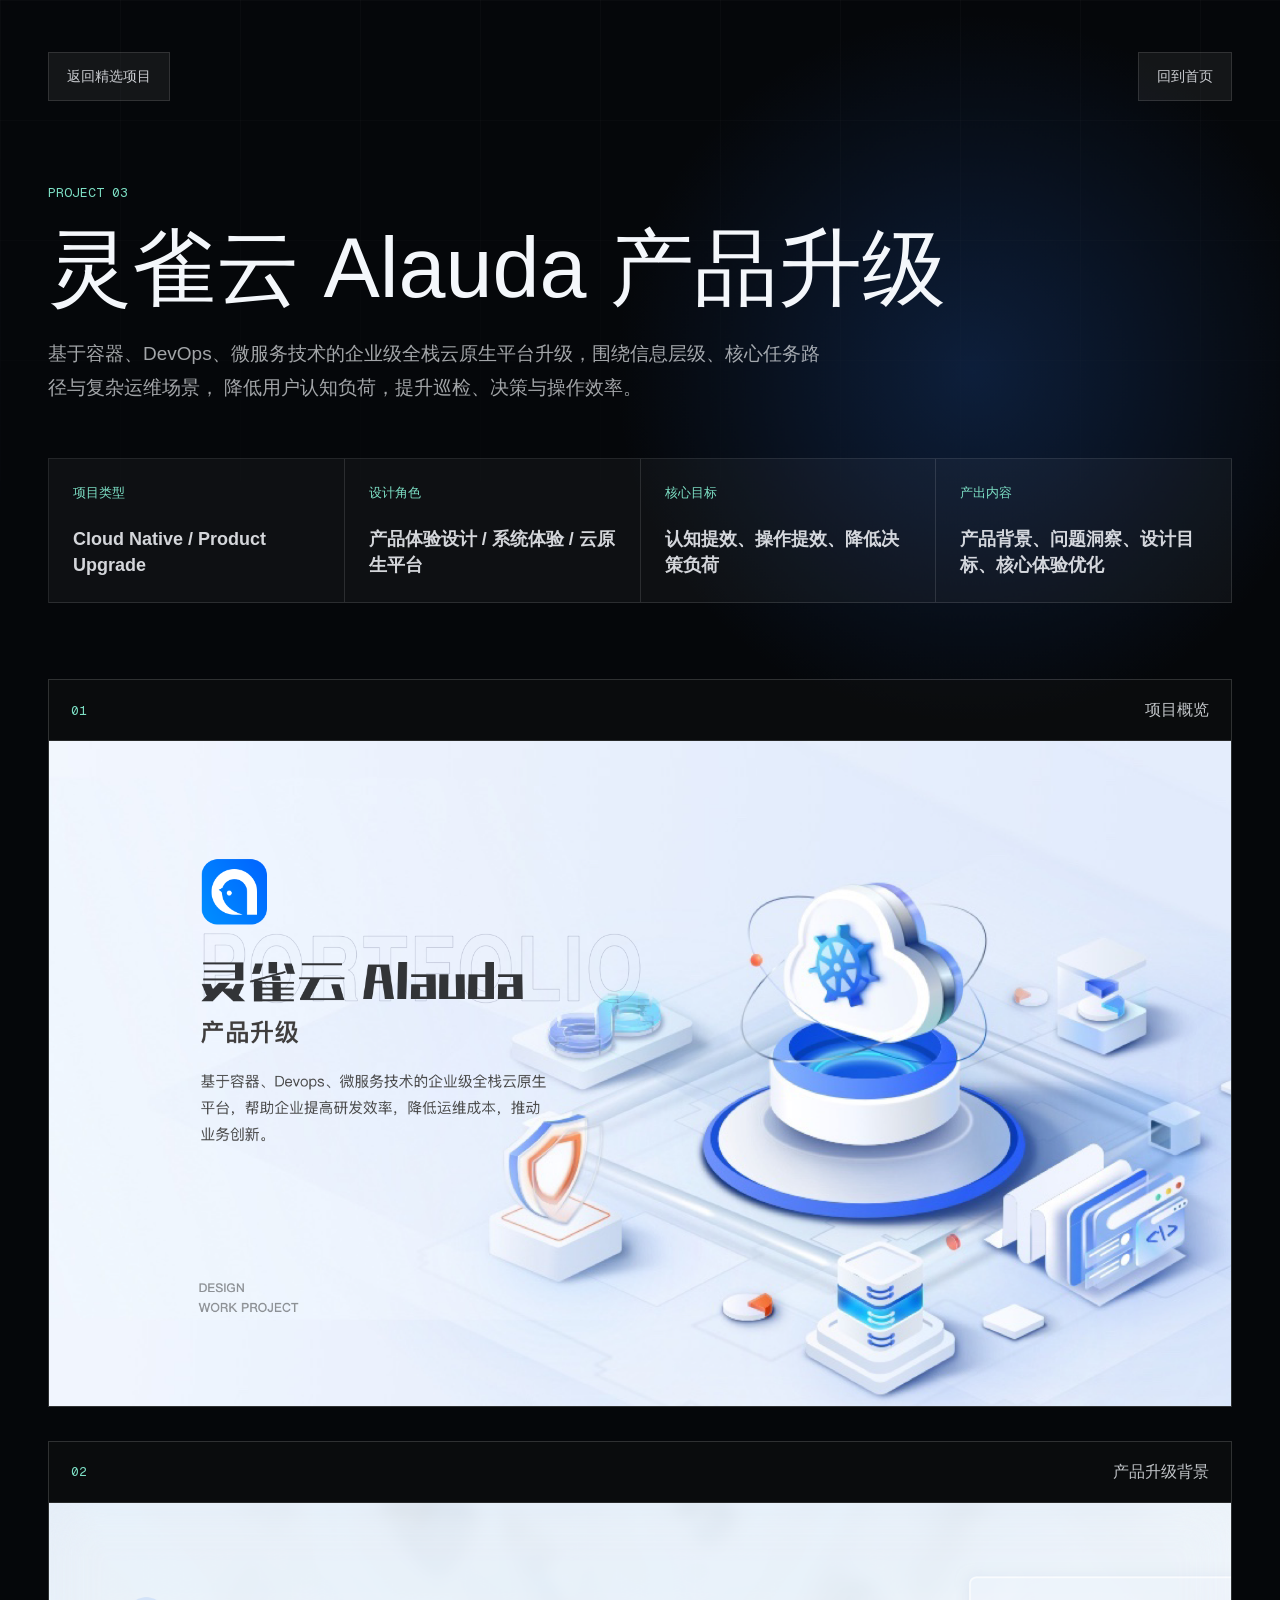
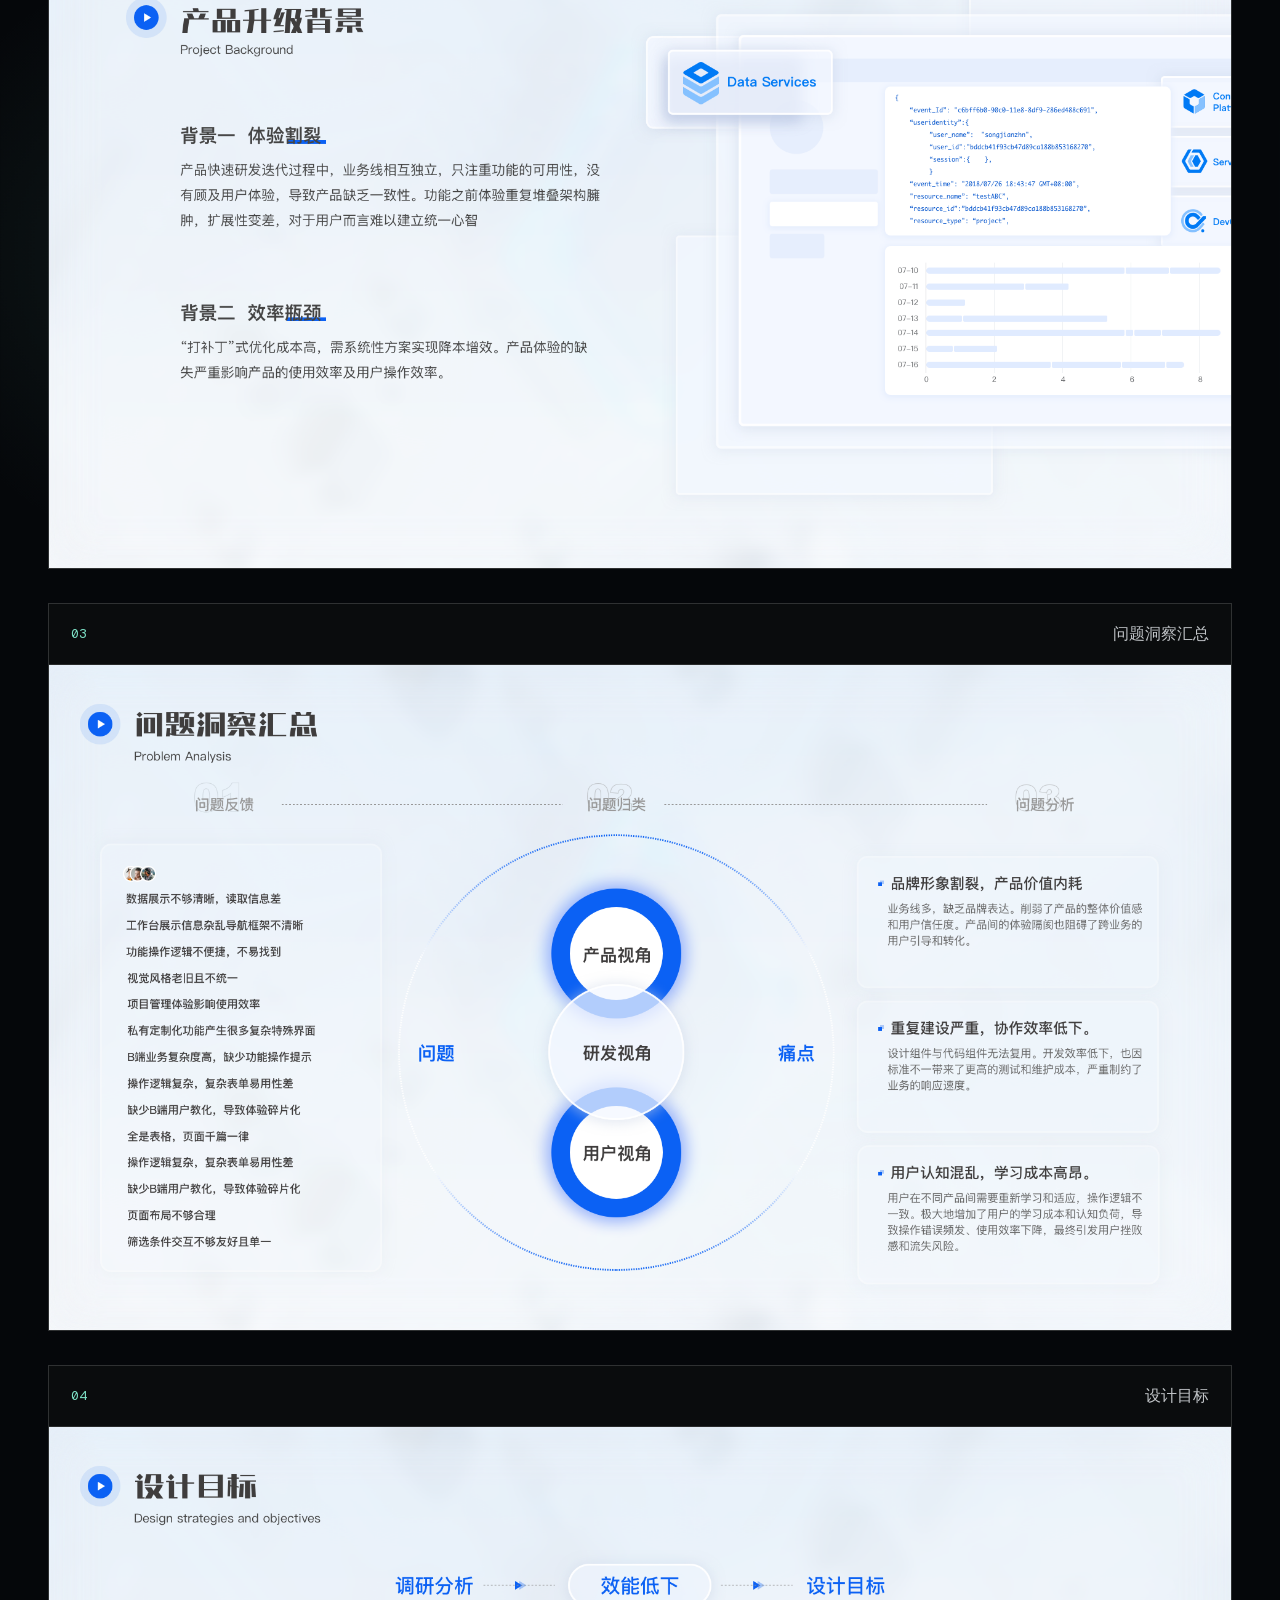
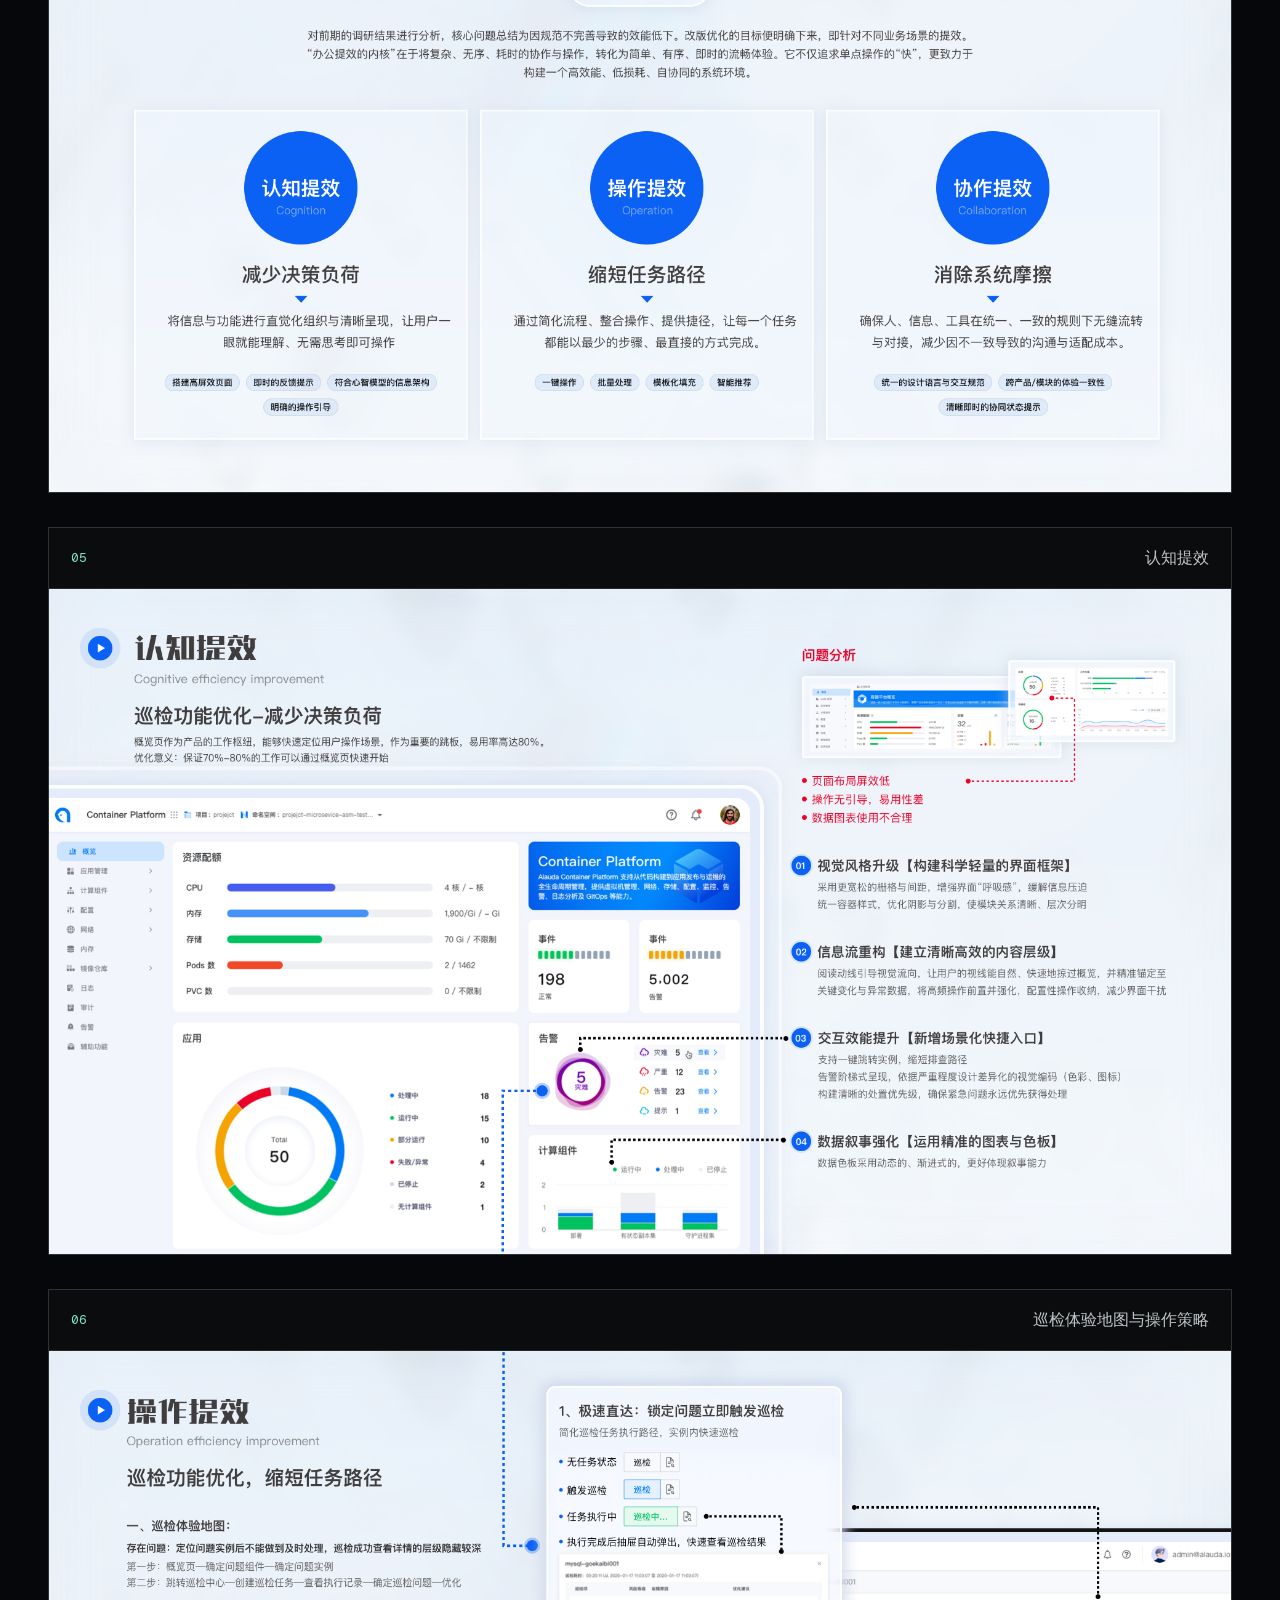
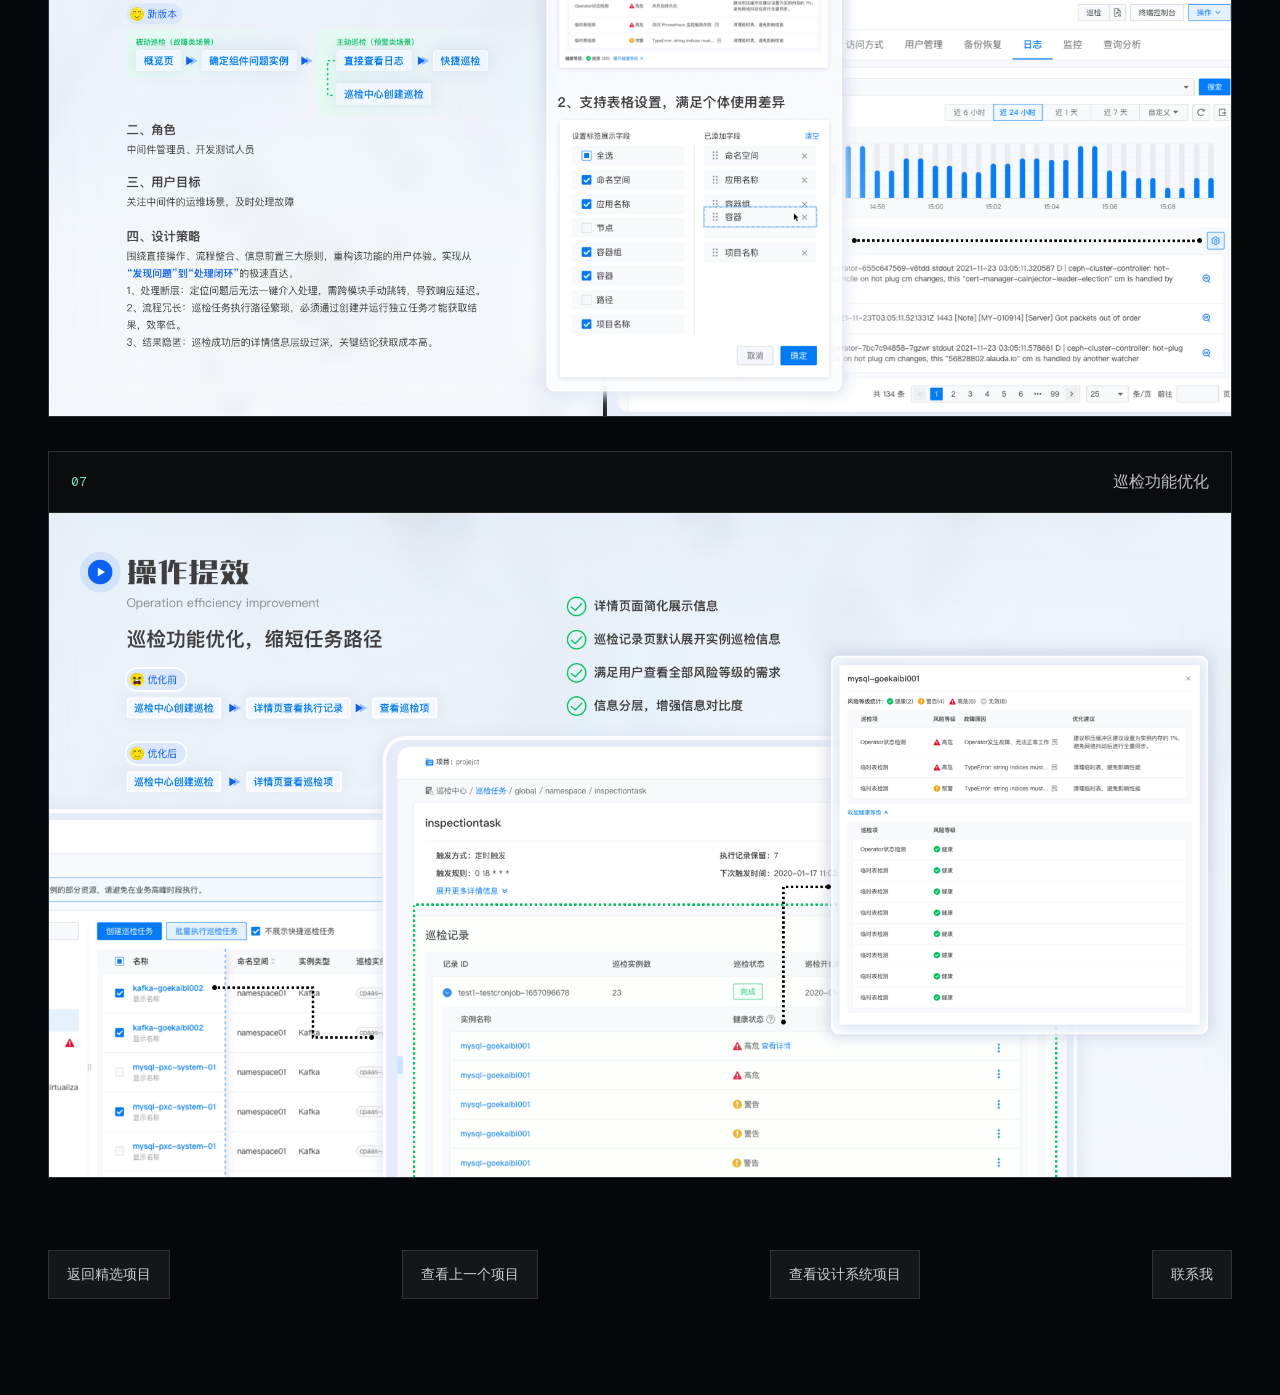
<file: projects/alauda-upgrade.html>
<!DOCTYPE html><html lang="zh-CN"><head><meta charSet="utf-8"/><meta name="viewport" content="width=device-width, initial-scale=1"/><link rel="preload" href="/_next/static/media/797e433ab948586e-s.p.08e28id.o-okb.woff2" as="font" crossorigin="" type="font/woff2"/><link rel="preload" href="/_next/static/media/caa3a2e1cccd8315-s.p.09~u27dqhyhd6.woff2" as="font" crossorigin="" type="font/woff2"/><link rel="preload" href="/assets/projects/alauda-upgrade/cover.png" as="image"/><link rel="preload" href="/assets/projects/alauda-upgrade/background.png" as="image"/><link rel="preload" href="/assets/projects/alauda-upgrade/problem-analysis.png" as="image"/><link rel="preload" href="/assets/projects/alauda-upgrade/goals.png" as="image"/><link rel="preload" href="/assets/projects/alauda-upgrade/cognitive-efficiency.png" as="image"/><link rel="preload" href="/assets/projects/alauda-upgrade/operation-map.png" as="image"/><link rel="preload" href="/assets/projects/alauda-upgrade/operation-efficiency.png" as="image"/><link rel="stylesheet" href="/_next/static/chunks/17i~3mca3y~9e.css" data-precedence="next"/><link rel="preload" as="script" fetchPriority="low" href="/_next/static/chunks/0ht900cau6_ur.js"/><script src="/_next/static/chunks/0r8nt2o8muejo.js" async=""></script><script src="/_next/static/chunks/07lhk_q6pmm3r.js" async=""></script><script src="/_next/static/chunks/turbopack-05c8c~j12fn14.js" async=""></script><script src="/_next/static/chunks/0dbhjjzl8qfwv.js" async=""></script><meta name="next-size-adjust" content=""/><title>灵雀云 Alauda 产品升级 | 祖煜晴作品集</title><meta name="description" content="灵雀云 Alauda 产品升级项目详情，展示企业级云原生平台从产品背景、问题洞察、设计目标到核心体验优化的完整设计过程。"/><link rel="shortcut icon" href="/favicon.svg"/><link rel="icon" href="/favicon.svg"/><script src="/_next/static/chunks/03~yq9q893hmn.js" noModule=""></script></head><body class="geist_a71539c9-module__T19VSG__variable geist_mono_8d43a2aa-module__8Li5zG__variable antialiased"><div hidden=""><!--$--><!--/$--></div><main class="project-detail-page"><header class="project-detail-hero"><nav class="project-detail-nav" aria-label="项目详情导航"><a href="/#projects">返回精选项目</a><a href="/">回到首页</a></nav><div class="project-detail-hero-inner"><p class="section-kicker">Project 03</p><h1>灵雀云 Alauda 产品升级</h1><p>基于容器、DevOps、微服务技术的企业级全栈云原生平台升级，围绕信息层级、核心任务路径与复杂运维场景， 降低用户认知负荷，提升巡检、决策与操作效率。</p><div class="project-detail-facts"><div><span>项目类型</span><strong>Cloud Native / Product Upgrade</strong></div><div><span>设计角色</span><strong>产品体验设计 / 系统体验 / 云原生平台</strong></div><div><span>核心目标</span><strong>认知提效、操作提效、降低决策负荷</strong></div><div><span>产出内容</span><strong>产品背景、问题洞察、设计目标、核心体验优化</strong></div></div></div></header><section class="project-detail-content" aria-label="项目内容"><article class="project-detail-shot"><div class="project-detail-shot-title"><span>01</span><h2>项目概览</h2></div><img src="/assets/projects/alauda-upgrade/cover.png" alt="项目概览"/></article><article class="project-detail-shot"><div class="project-detail-shot-title"><span>02</span><h2>产品升级背景</h2></div><img src="/assets/projects/alauda-upgrade/background.png" alt="产品升级背景"/></article><article class="project-detail-shot"><div class="project-detail-shot-title"><span>03</span><h2>问题洞察汇总</h2></div><img src="/assets/projects/alauda-upgrade/problem-analysis.png" alt="问题洞察汇总"/></article><article class="project-detail-shot"><div class="project-detail-shot-title"><span>04</span><h2>设计目标</h2></div><img src="/assets/projects/alauda-upgrade/goals.png" alt="设计目标"/></article><article class="project-detail-shot"><div class="project-detail-shot-title"><span>05</span><h2>认知提效</h2></div><img src="/assets/projects/alauda-upgrade/cognitive-efficiency.png" alt="认知提效"/></article><article class="project-detail-shot"><div class="project-detail-shot-title"><span>06</span><h2>巡检体验地图与操作策略</h2></div><img src="/assets/projects/alauda-upgrade/operation-map.png" alt="巡检体验地图与操作策略"/></article><article class="project-detail-shot"><div class="project-detail-shot-title"><span>07</span><h2>巡检功能优化</h2></div><img src="/assets/projects/alauda-upgrade/operation-efficiency.png" alt="巡检功能优化"/></article></section><footer class="project-detail-footer"><a href="/#projects">返回精选项目</a><a href="/projects/mlops.html">查看上一个项目</a><a href="/projects/brand-design-system.html">查看设计系统项目</a><a href="/#contact">联系我</a></footer></main><!--$--><!--/$--><script src="/_next/static/chunks/0ht900cau6_ur.js" id="_R_" async=""></script><script>(self.__next_f=self.__next_f||[]).push([0])</script><script>self.__next_f.push([1,"1:\"$Sreact.fragment\"\n2:I[39756,[\"/_next/static/chunks/0dbhjjzl8qfwv.js\"],\"default\"]\n3:I[37457,[\"/_next/static/chunks/0dbhjjzl8qfwv.js\"],\"default\"]\ne:I[68027,[\"/_next/static/chunks/0dbhjjzl8qfwv.js\"],\"default\",1]\n:HL[\"/_next/static/chunks/17i~3mca3y~9e.css\",\"style\"]\n:HL[\"/_next/static/media/797e433ab948586e-s.p.08e28id.o-okb.woff2\",\"font\",{\"crossOrigin\":\"\",\"type\":\"font/woff2\"}]\n:HL[\"/_next/static/media/caa3a2e1cccd8315-s.p.09~u27dqhyhd6.woff2\",\"font\",{\"crossOrigin\":\"\",\"type\":\"font/woff2\"}]\n:HL[\"/assets/projects/alauda-upgrade/cover.png\",\"image\"]\n:HL[\"/assets/projects/alauda-upgrade/background.png\",\"image\"]\n"])</script><script>self.__next_f.push([1,"0:{\"P\":null,\"c\":[\"\",\"projects\",\"alauda-upgrade\"],\"q\":\"\",\"i\":false,\"f\":[[[\"\",{\"children\":[\"projects\",{\"children\":[\"alauda-upgrade\",{\"children\":[\"__PAGE__\",{}]}]}]},\"$undefined\",\"$undefined\",16],[[\"$\",\"$1\",\"c\",{\"children\":[[[\"$\",\"link\",\"0\",{\"rel\":\"stylesheet\",\"href\":\"/_next/static/chunks/17i~3mca3y~9e.css\",\"precedence\":\"next\",\"crossOrigin\":\"$undefined\",\"nonce\":\"$undefined\"}],[\"$\",\"script\",\"script-0\",{\"src\":\"/_next/static/chunks/0dbhjjzl8qfwv.js\",\"async\":true,\"nonce\":\"$undefined\"}]],[\"$\",\"html\",null,{\"lang\":\"zh-CN\",\"children\":[\"$\",\"body\",null,{\"className\":\"geist_a71539c9-module__T19VSG__variable geist_mono_8d43a2aa-module__8Li5zG__variable antialiased\",\"children\":[\"$\",\"$L2\",null,{\"parallelRouterKey\":\"children\",\"error\":\"$undefined\",\"errorStyles\":\"$undefined\",\"errorScripts\":\"$undefined\",\"template\":[\"$\",\"$L3\",null,{}],\"templateStyles\":\"$undefined\",\"templateScripts\":\"$undefined\",\"notFound\":[[[\"$\",\"title\",null,{\"children\":\"404: This page could not be found.\"}],[\"$\",\"div\",null,{\"style\":{\"fontFamily\":\"system-ui,\\\"Segoe UI\\\",Roboto,Helvetica,Arial,sans-serif,\\\"Apple Color Emoji\\\",\\\"Segoe UI Emoji\\\"\",\"height\":\"100vh\",\"textAlign\":\"center\",\"display\":\"flex\",\"flexDirection\":\"column\",\"alignItems\":\"center\",\"justifyContent\":\"center\"},\"children\":[\"$\",\"div\",null,{\"children\":[[\"$\",\"style\",null,{\"dangerouslySetInnerHTML\":{\"__html\":\"body{color:#000;background:#fff;margin:0}.next-error-h1{border-right:1px solid rgba(0,0,0,.3)}@media (prefers-color-scheme:dark){body{color:#fff;background:#000}.next-error-h1{border-right:1px solid rgba(255,255,255,.3)}}\"}}],[\"$\",\"h1\",null,{\"className\":\"next-error-h1\",\"style\":{\"display\":\"inline-block\",\"margin\":\"0 20px 0 0\",\"padding\":\"0 23px 0 0\",\"fontSize\":24,\"fontWeight\":500,\"verticalAlign\":\"top\",\"lineHeight\":\"49px\"},\"children\":404}],[\"$\",\"div\",null,{\"style\":{\"display\":\"inline-block\"},\"children\":[\"$\",\"h2\",null,{\"style\":{\"fontSize\":14,\"fontWeight\":400,\"lineHeight\":\"49px\",\"margin\":0},\"children\":\"This page could not be found.\"}]}]]}]}]],[]],\"forbidden\":\"$undefined\",\"unauthorized\":\"$undefined\"}]}]}]]}],{\"children\":[[\"$\",\"$1\",\"c\",{\"children\":[null,[\"$\",\"$L2\",null,{\"parallelRouterKey\":\"children\",\"error\":\"$undefined\",\"errorStyles\":\"$undefined\",\"errorScripts\":\"$undefined\",\"template\":[\"$\",\"$L3\",null,{}],\"templateStyles\":\"$undefined\",\"templateScripts\":\"$undefined\",\"notFound\":\"$undefined\",\"forbidden\":\"$undefined\",\"unauthorized\":\"$undefined\"}]]}],{\"children\":[[\"$\",\"$1\",\"c\",{\"children\":[null,[\"$\",\"$L2\",null,{\"parallelRouterKey\":\"children\",\"error\":\"$undefined\",\"errorStyles\":\"$undefined\",\"errorScripts\":\"$undefined\",\"template\":[\"$\",\"$L3\",null,{}],\"templateStyles\":\"$undefined\",\"templateScripts\":\"$undefined\",\"notFound\":\"$undefined\",\"forbidden\":\"$undefined\",\"unauthorized\":\"$undefined\"}]]}],{\"children\":[[\"$\",\"$1\",\"c\",{\"children\":[[\"$\",\"main\",null,{\"className\":\"project-detail-page\",\"children\":[[\"$\",\"header\",null,{\"className\":\"project-detail-hero\",\"children\":[[\"$\",\"nav\",null,{\"className\":\"project-detail-nav\",\"aria-label\":\"项目详情导航\",\"children\":[[\"$\",\"a\",null,{\"href\":\"/#projects\",\"children\":\"返回精选项目\"}],[\"$\",\"a\",null,{\"href\":\"/\",\"children\":\"回到首页\"}]]}],[\"$\",\"div\",null,{\"className\":\"project-detail-hero-inner\",\"children\":[[\"$\",\"p\",null,{\"className\":\"section-kicker\",\"children\":\"Project 03\"}],[\"$\",\"h1\",null,{\"children\":\"灵雀云 Alauda 产品升级\"}],[\"$\",\"p\",null,{\"children\":\"基于容器、DevOps、微服务技术的企业级全栈云原生平台升级，围绕信息层级、核心任务路径与复杂运维场景， 降低用户认知负荷，提升巡检、决策与操作效率。\"}],[\"$\",\"div\",null,{\"className\":\"project-detail-facts\",\"children\":[[\"$\",\"div\",\"项目类型\",{\"children\":[[\"$\",\"span\",null,{\"children\":\"项目类型\"}],[\"$\",\"strong\",null,{\"children\":\"Cloud Native / Product Upgrade\"}]]}],[\"$\",\"div\",\"设计角色\",{\"children\":[[\"$\",\"span\",null,{\"children\":\"设计角色\"}],[\"$\",\"strong\",null,{\"children\":\"产品体验设计 / 系统体验 / 云原生平台\"}]]}],[\"$\",\"div\",\"核心目标\",{\"children\":[[\"$\",\"span\",null,{\"children\":\"核心目标\"}],[\"$\",\"strong\",null,{\"children\":\"认知提效、操作提效、降低决策负荷\"}]]}],[\"$\",\"div\",\"产出内容\",{\"children\":[[\"$\",\"span\",null,{\"children\":\"产出内容\"}],[\"$\",\"strong\",null,{\"children\":\"产品背景、问题洞察、设计目标、核心体验优化\"}]]}]]}]]}]]}],[\"$\",\"section\",null,{\"className\":\"project-detail-content\",\"aria-label\":\"项目内容\",\"children\":[[\"$\",\"article\",\"/assets/projects/alauda-upgrade/cover.png\",{\"className\":\"project-detail-shot\",\"children\":[[\"$\",\"div\",null,{\"className\":\"project-detail-shot-title\",\"children\":[[\"$\",\"span\",null,{\"children\":\"01\"}],[\"$\",\"h2\",null,{\"children\":\"项目概览\"}]]}],[\"$\",\"img\",null,{\"src\":\"/assets/projects/alauda-upgrade/cover.png\",\"alt\":\"项目概览\"}]]}],[\"$\",\"article\",\"/assets/projects/alauda-upgrade/background.png\",{\"className\":\"project-detail-shot\",\"children\":[[\"$\",\"div\",null,{\"className\":\"project-detail-shot-title\",\"children\":[[\"$\",\"span\",null,{\"children\":\"02\"}],[\"$\",\"h2\",null,{\"children\":\"产品升级背景\"}]]}],[\"$\",\"img\",null,{\"src\":\"/assets/projects/alauda-upgrade/background.png\",\"alt\":\"产品升级背景\"}]]}],[\"$\",\"article\",\"/assets/projects/alauda-upgrade/problem-analysis.png\",{\"className\":\"project-detail-shot\",\"children\":[[\"$\",\"div\",null,{\"className\":\"project-detail-shot-title\",\"children\":[[\"$\",\"span\",null,{\"children\":\"03\"}],\"$L4\"]}],\"$L5\"]}],\"$L6\",\"$L7\",\"$L8\",\"$L9\"]}],\"$La\"]}],null,\"$Lb\"]}],{},null,false,null]},null,false,\"$@c\"]},null,false,\"$@c\"]},null,false,null],\"$Ld\",false]],\"m\":\"$undefined\",\"G\":[\"$e\",[\"$Lf\"]],\"S\":true,\"h\":null,\"s\":\"$undefined\",\"l\":\"$undefined\",\"p\":\"$undefined\",\"d\":\"$undefined\",\"b\":\"vWY75YX7qqLPRpfKF8UzD\"}\n"])</script><script>self.__next_f.push([1,"10:I[97367,[\"/_next/static/chunks/0dbhjjzl8qfwv.js\"],\"OutletBoundary\"]\n11:\"$Sreact.suspense\"\n14:I[97367,[\"/_next/static/chunks/0dbhjjzl8qfwv.js\"],\"ViewportBoundary\"]\n16:I[97367,[\"/_next/static/chunks/0dbhjjzl8qfwv.js\"],\"MetadataBoundary\"]\n:HL[\"/assets/projects/alauda-upgrade/problem-analysis.png\",\"image\"]\n:HL[\"/assets/projects/alauda-upgrade/goals.png\",\"image\"]\n:HL[\"/assets/projects/alauda-upgrade/cognitive-efficiency.png\",\"image\"]\n:HL[\"/assets/projects/alauda-upgrade/operation-map.png\",\"image\"]\n:HL[\"/assets/projects/alauda-upgrade/operation-efficiency.png\",\"image\"]\n4:[\"$\",\"h2\",null,{\"children\":\"问题洞察汇总\"}]\n5:[\"$\",\"img\",null,{\"src\":\"/assets/projects/alauda-upgrade/problem-analysis.png\",\"alt\":\"问题洞察汇总\"}]\n6:[\"$\",\"article\",\"/assets/projects/alauda-upgrade/goals.png\",{\"className\":\"project-detail-shot\",\"children\":[[\"$\",\"div\",null,{\"className\":\"project-detail-shot-title\",\"children\":[[\"$\",\"span\",null,{\"children\":\"04\"}],[\"$\",\"h2\",null,{\"children\":\"设计目标\"}]]}],[\"$\",\"img\",null,{\"src\":\"/assets/projects/alauda-upgrade/goals.png\",\"alt\":\"设计目标\"}]]}]\n7:[\"$\",\"article\",\"/assets/projects/alauda-upgrade/cognitive-efficiency.png\",{\"className\":\"project-detail-shot\",\"children\":[[\"$\",\"div\",null,{\"className\":\"project-detail-shot-title\",\"children\":[[\"$\",\"span\",null,{\"children\":\"05\"}],[\"$\",\"h2\",null,{\"children\":\"认知提效\"}]]}],[\"$\",\"img\",null,{\"src\":\"/assets/projects/alauda-upgrade/cognitive-efficiency.png\",\"alt\":\"认知提效\"}]]}]\n8:[\"$\",\"article\",\"/assets/projects/alauda-upgrade/operation-map.png\",{\"className\":\"project-detail-shot\",\"children\":[[\"$\",\"div\",null,{\"className\":\"project-detail-shot-title\",\"children\":[[\"$\",\"span\",null,{\"children\":\"06\"}],[\"$\",\"h2\",null,{\"children\":\"巡检体验地图与操作策略\"}]]}],[\"$\",\"img\",null,{\"src\":\"/assets/projects/alauda-upgrade/operation-map.png\",\"alt\":\"巡检体验地图与操作策略\"}]]}]\n9:[\"$\",\"article\",\"/assets/projects/alauda-upgrade/operation-efficiency.png\",{\"className\":\"project-detail-shot\",\"children\":[[\"$\",\"div\",null,{\"className\":\"project-detail-shot-title\",\"children\":[[\"$\",\"span\",null,{\"children\":\"07\"}],[\"$\",\"h2\",null,{\"children\":\"巡检功能优化\"}]]}],[\"$\",\"img\",null,{\"src\":\"/assets/projects/alauda-upgrade/operation-efficiency.png\",\"alt\":\"巡检功能优化\"}]]}]\na:[\"$\",\"footer\",null,{\"className\":\"project-detail-footer\",\"children\":[[\"$\",\"a\",null,{\"href\":\"/#projects\",\"children\":\"返回精选项目\"}],[\"$\",\"a\",null,{\"href\":\"/projects/mlops\",\"children\":\"查看上一个项目\"}],[\"$\",\"a\",null,{\"href\":\"/projects/brand-design-system\",\"children\":\"查看设计系统项目\"}],[\"$\",\"a\",null,{\"href\":\"/#contact\",\"children\":\"联系我\"}]]}]\nb:[\"$\",\"$L10\",null,{\"children\":[\"$\",\"$11\",null,{\"name\":\"Next.MetadataOutlet\",\"children\":\"$@12\"}]}]\n13:[]\nc:\"$W13\"\nd:[\"$\",\"$1\",\"h\",{\"children\":[null,[\"$\",\"$L14\",null,{\"children\":\"$L15\"}],[\"$\",\"div\",null,{\"hidden\":true,\"children\":[\"$\",\"$L16\",null,{\"children\":[\"$\",\"$11\",null,{\"name\":\"Next.Metadata\",\"children\":\"$L17\"}]}]}],[\"$\",\"meta\",null,{\"name\":\"next-size-adjust\",\"content\":\"\"}]]}]\nf:[\"$\",\"link\",\"0\",{\"rel\":\"stylesheet\",\"href\":\"/_next/static/chunks/17i~3mca3y~9e.css\",\"precedence\":\"next\",\"crossOrigin\":\"$undefined\",\"nonce\":\"$undefined\"}]\n"])</script><script>self.__next_f.push([1,"15:[[\"$\",\"meta\",\"0\",{\"charSet\":\"utf-8\"}],[\"$\",\"meta\",\"1\",{\"name\":\"viewport\",\"content\":\"width=device-width, initial-scale=1\"}]]\n"])</script><script>self.__next_f.push([1,"18:I[27201,[\"/_next/static/chunks/0dbhjjzl8qfwv.js\"],\"IconMark\"]\n12:null\n17:[[\"$\",\"title\",\"0\",{\"children\":\"灵雀云 Alauda 产品升级 | 祖煜晴作品集\"}],[\"$\",\"meta\",\"1\",{\"name\":\"description\",\"content\":\"灵雀云 Alauda 产品升级项目详情，展示企业级云原生平台从产品背景、问题洞察、设计目标到核心体验优化的完整设计过程。\"}],[\"$\",\"link\",\"2\",{\"rel\":\"shortcut icon\",\"href\":\"/favicon.svg\"}],[\"$\",\"link\",\"3\",{\"rel\":\"icon\",\"href\":\"/favicon.svg\"}],[\"$\",\"$L18\",\"4\",{}]]\n"])</script></body></html>
</file>
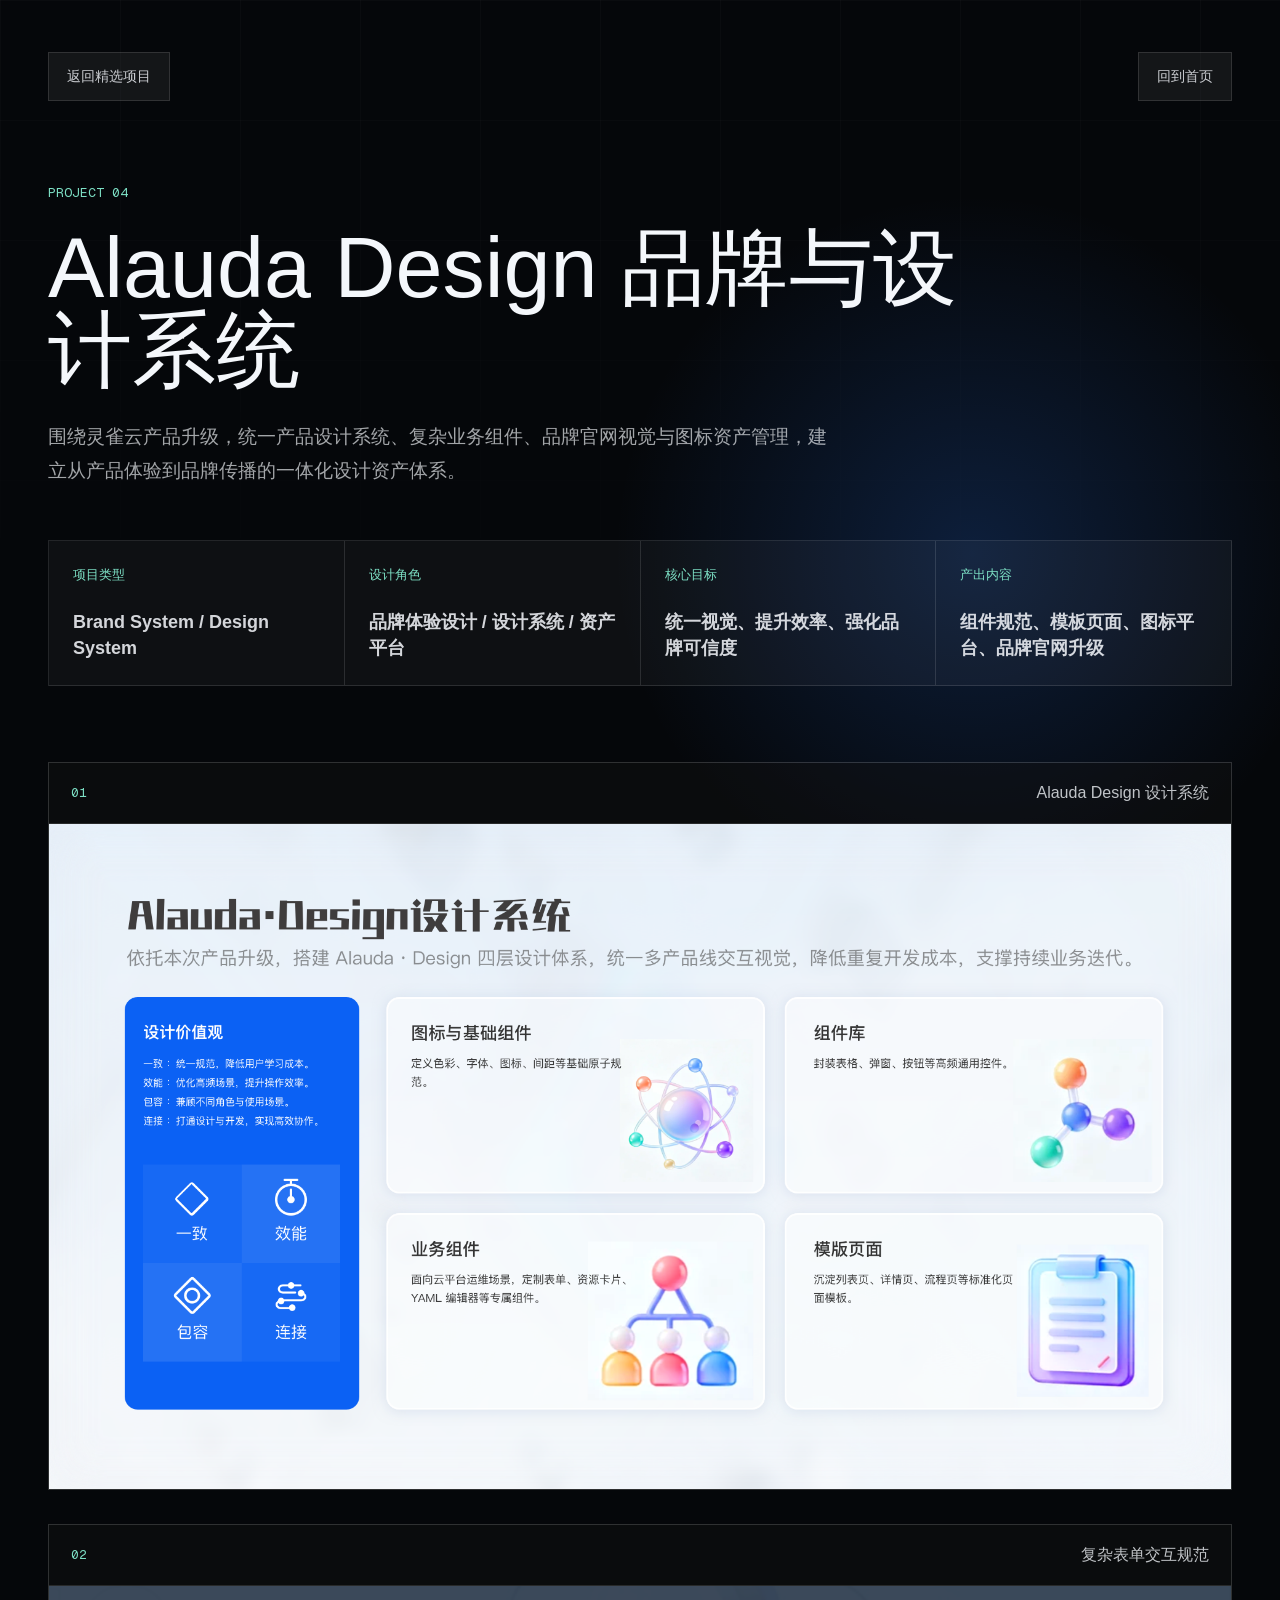
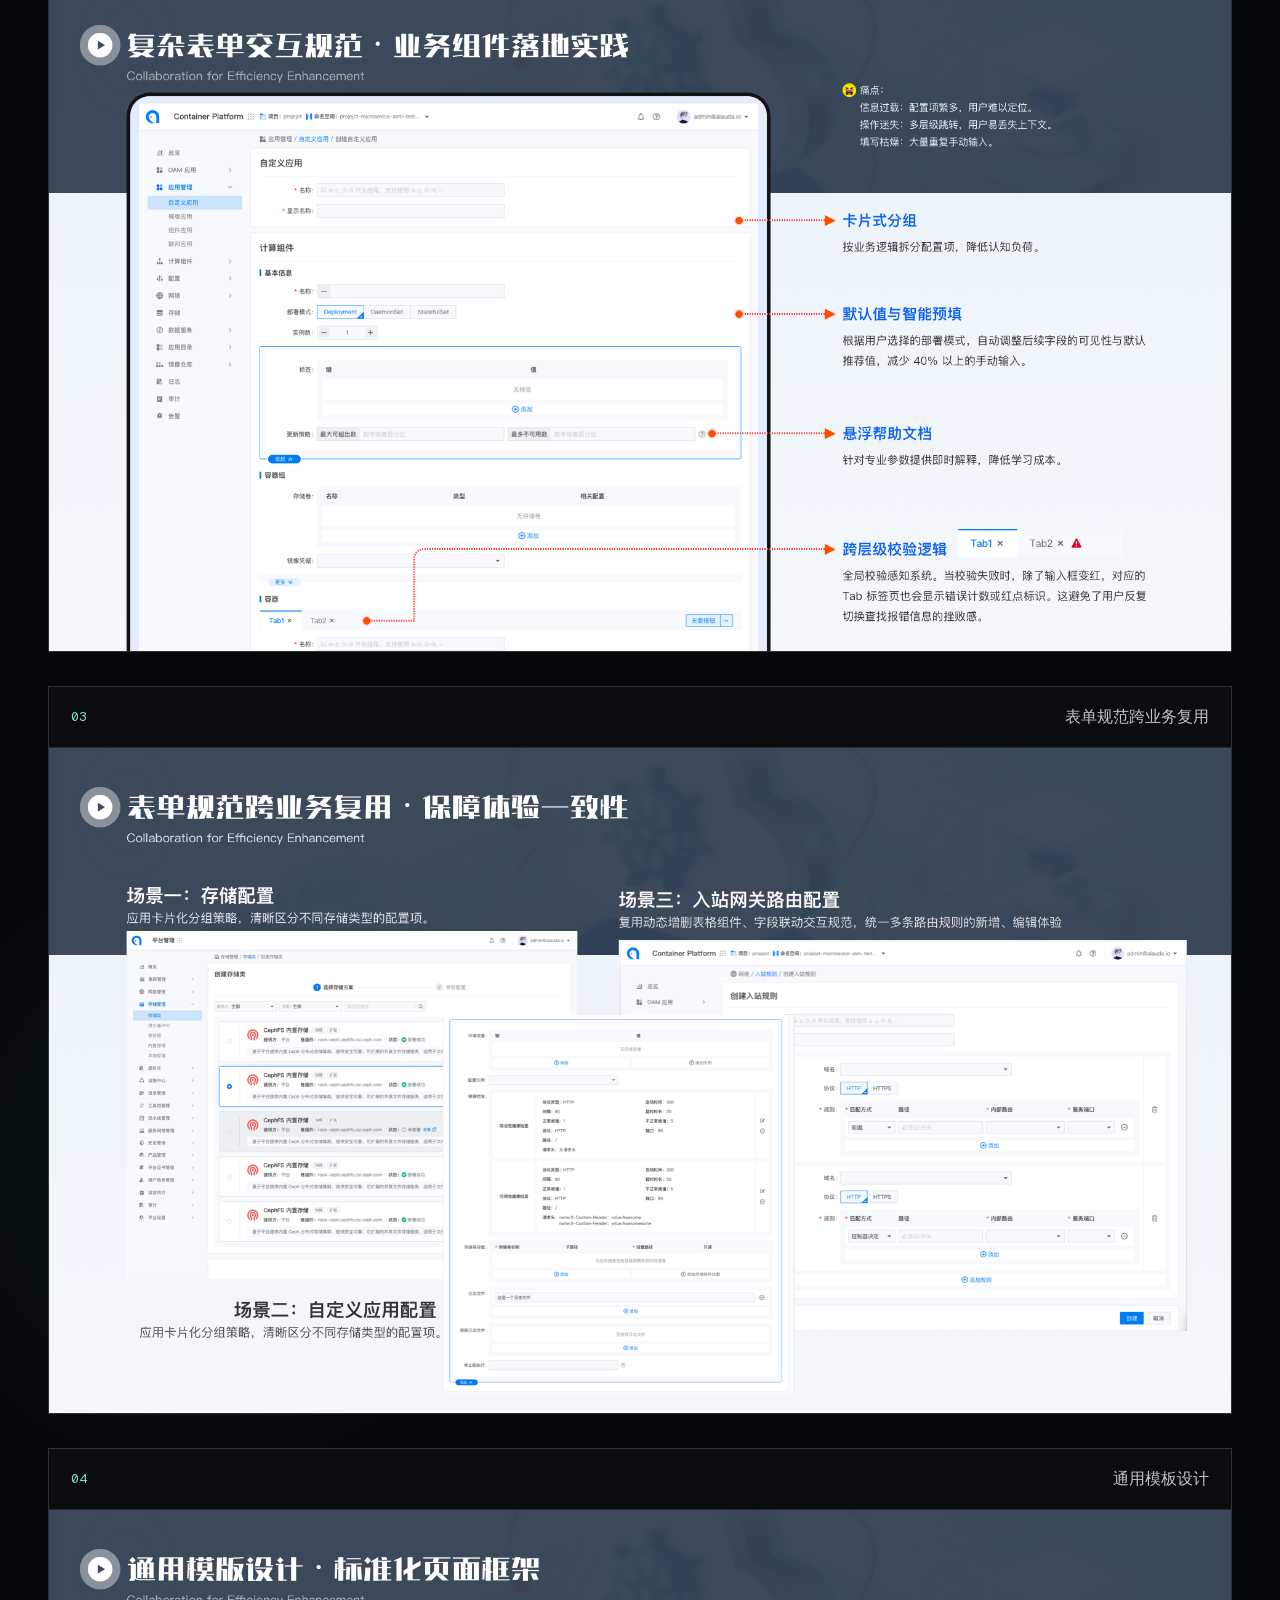
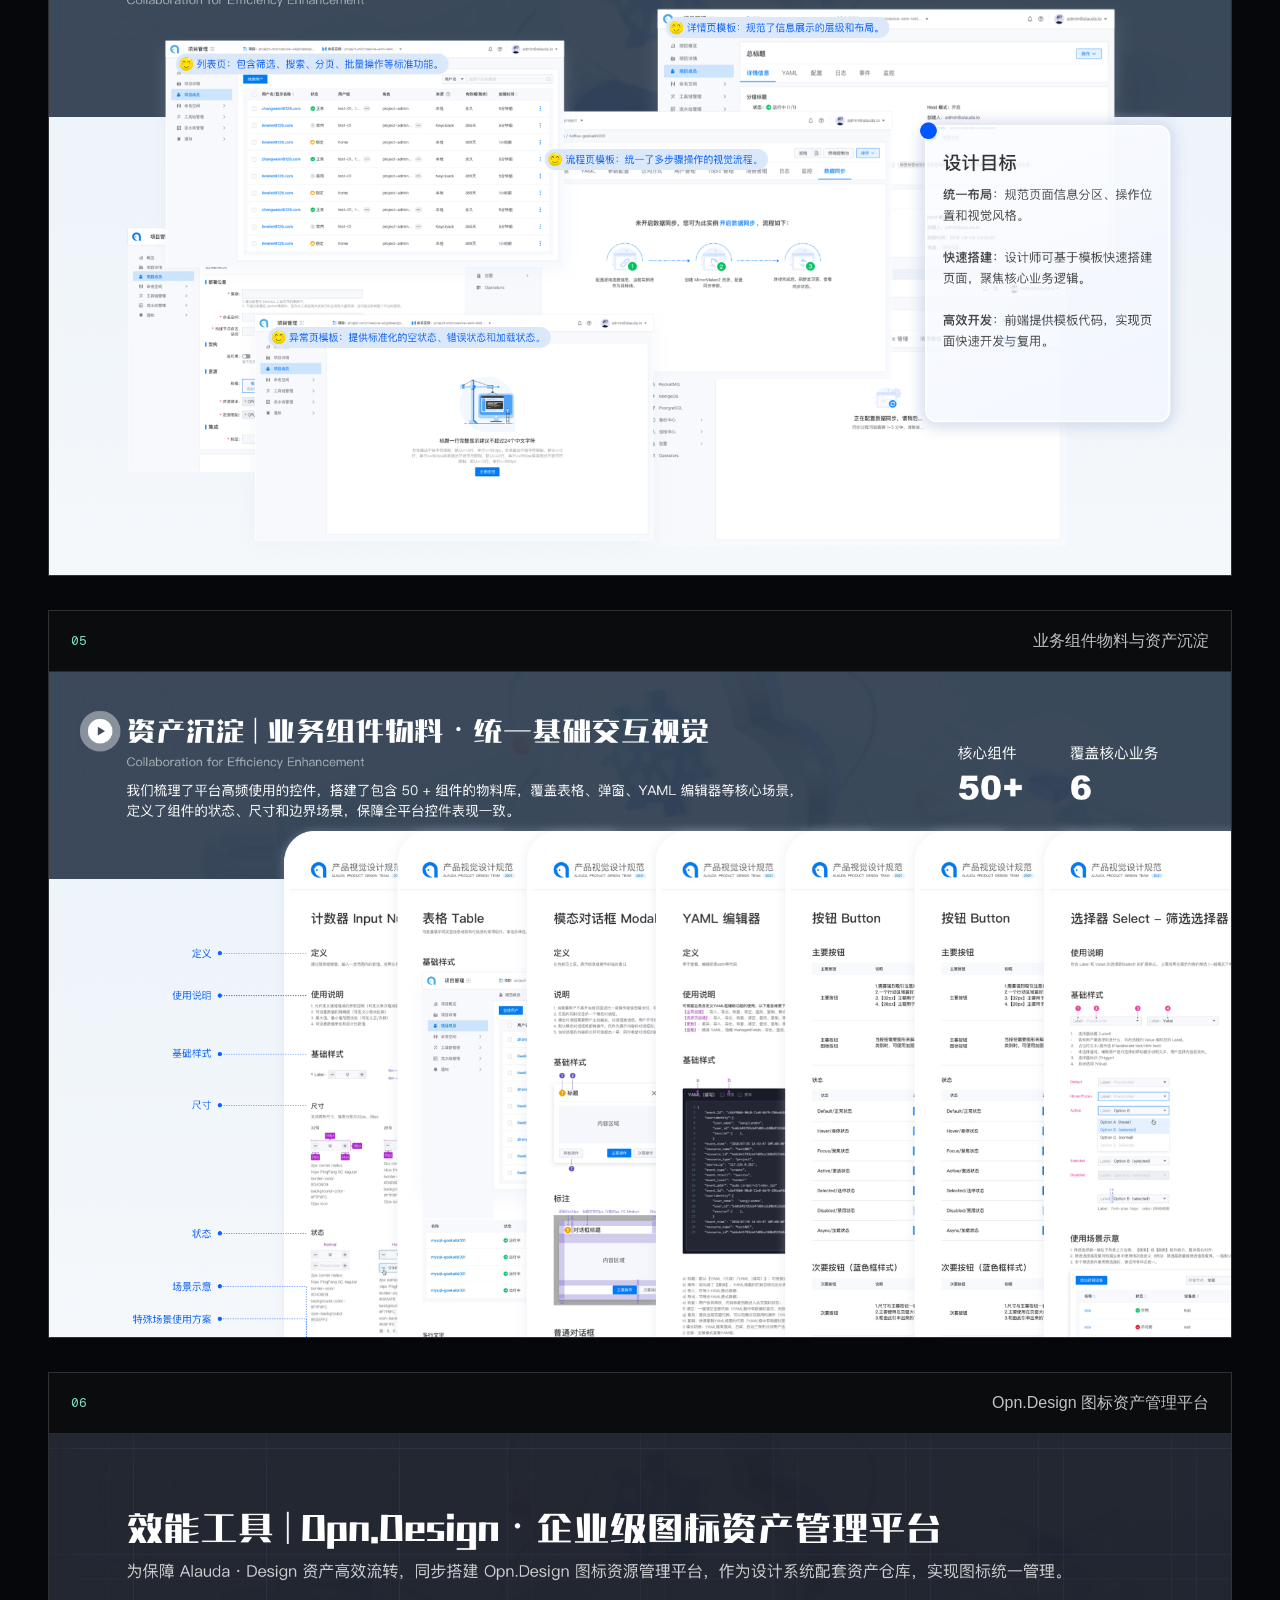
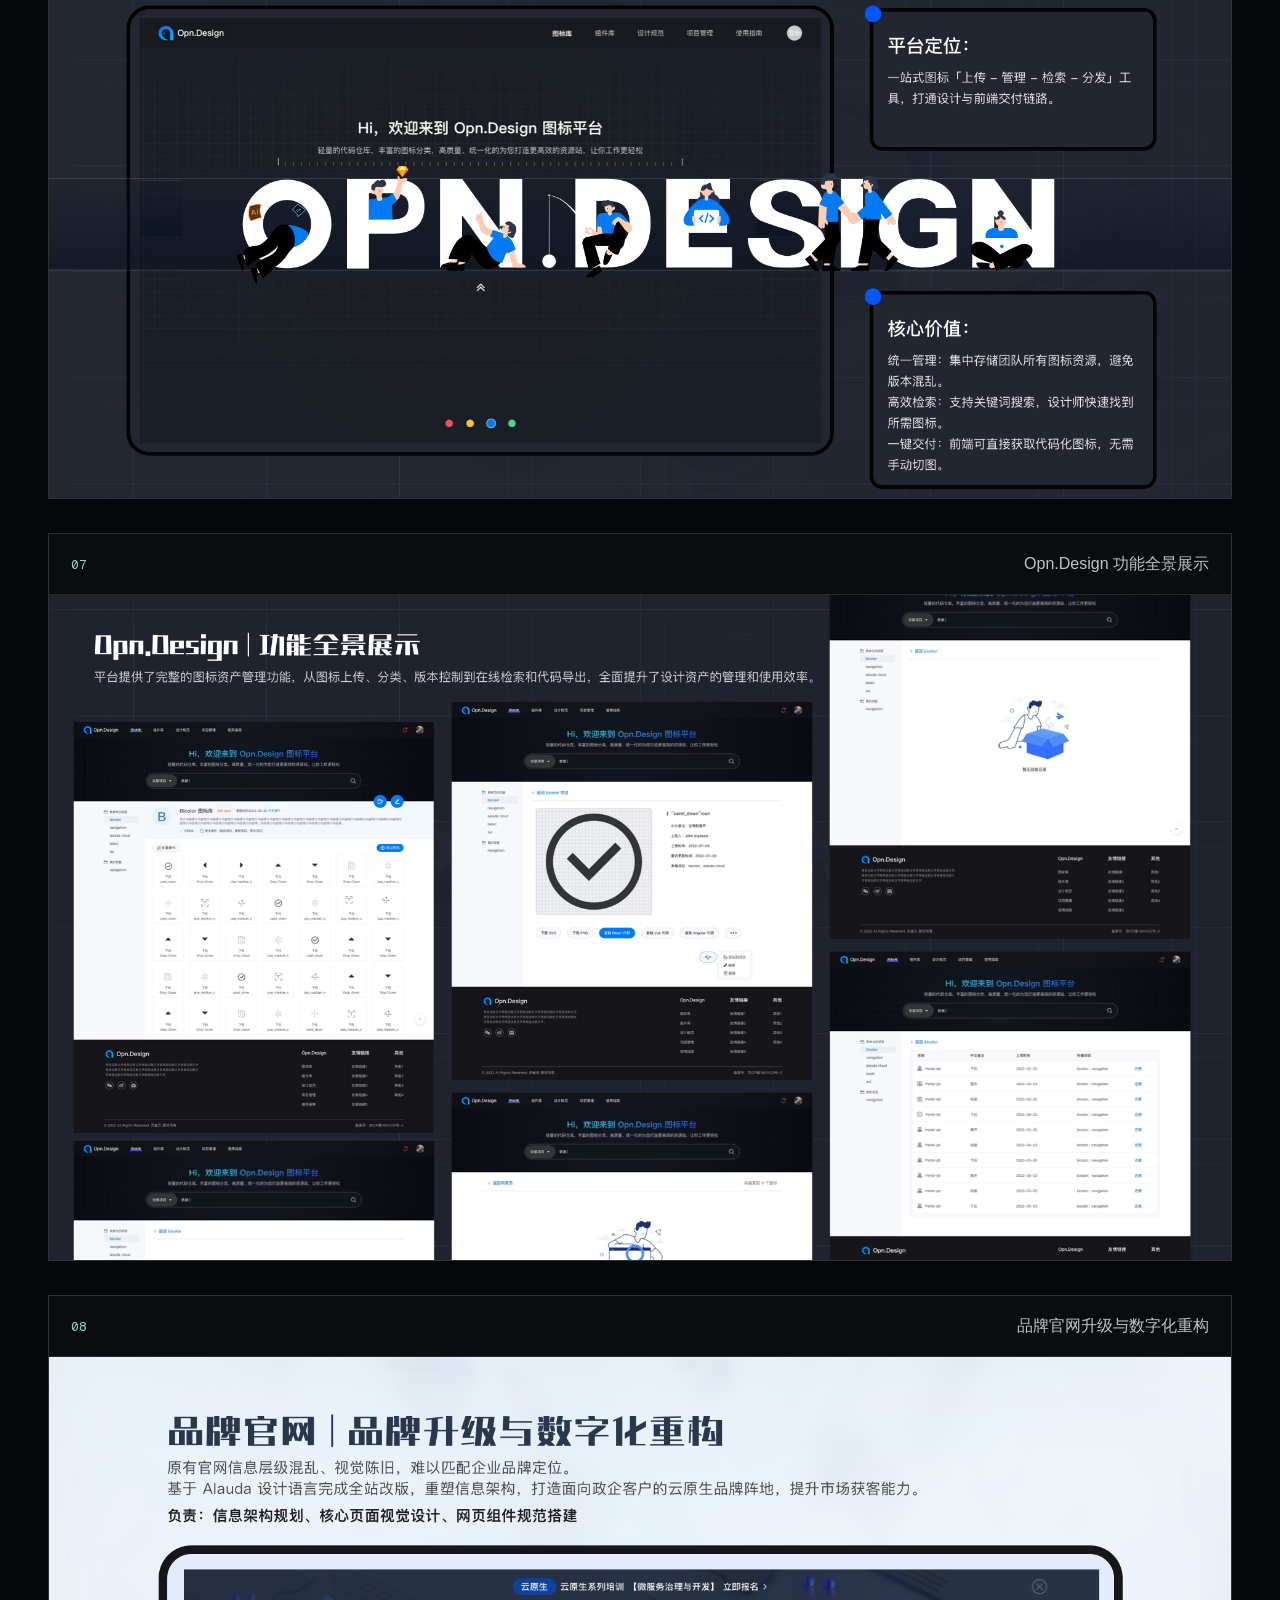
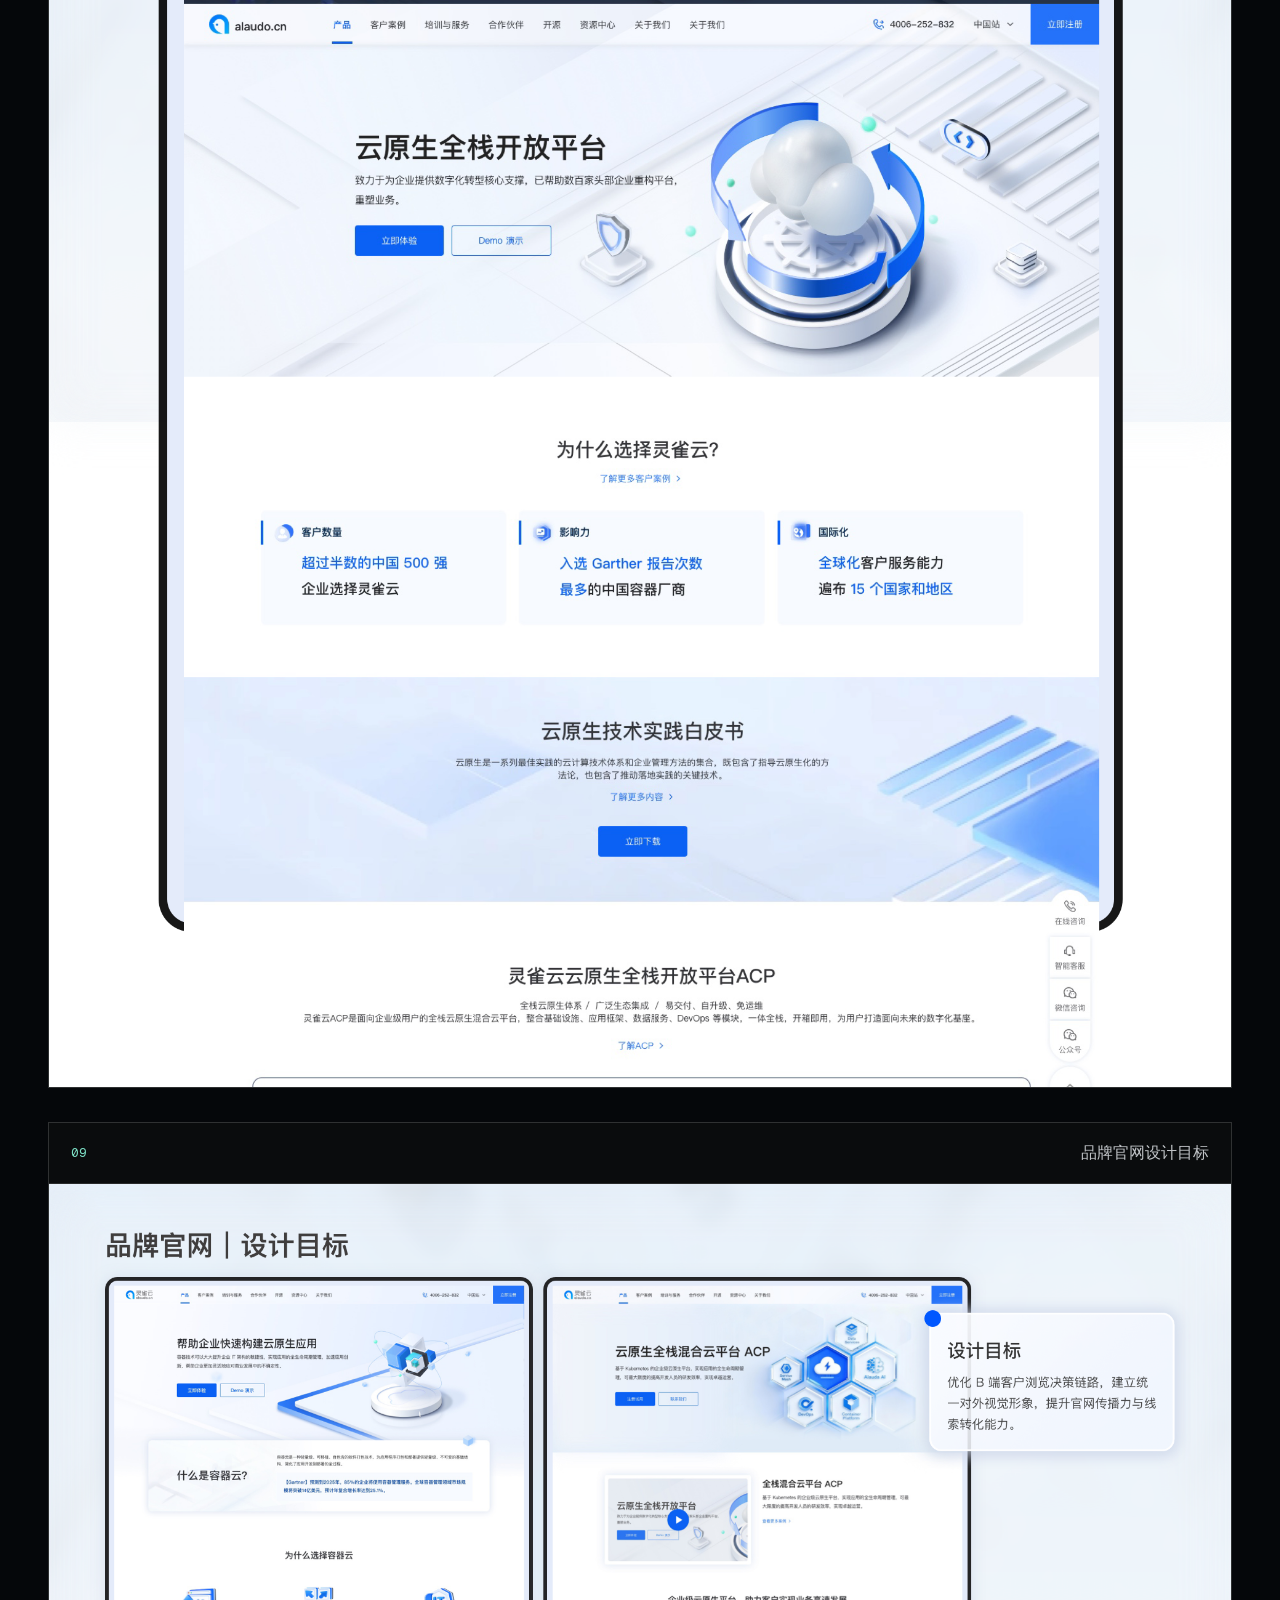
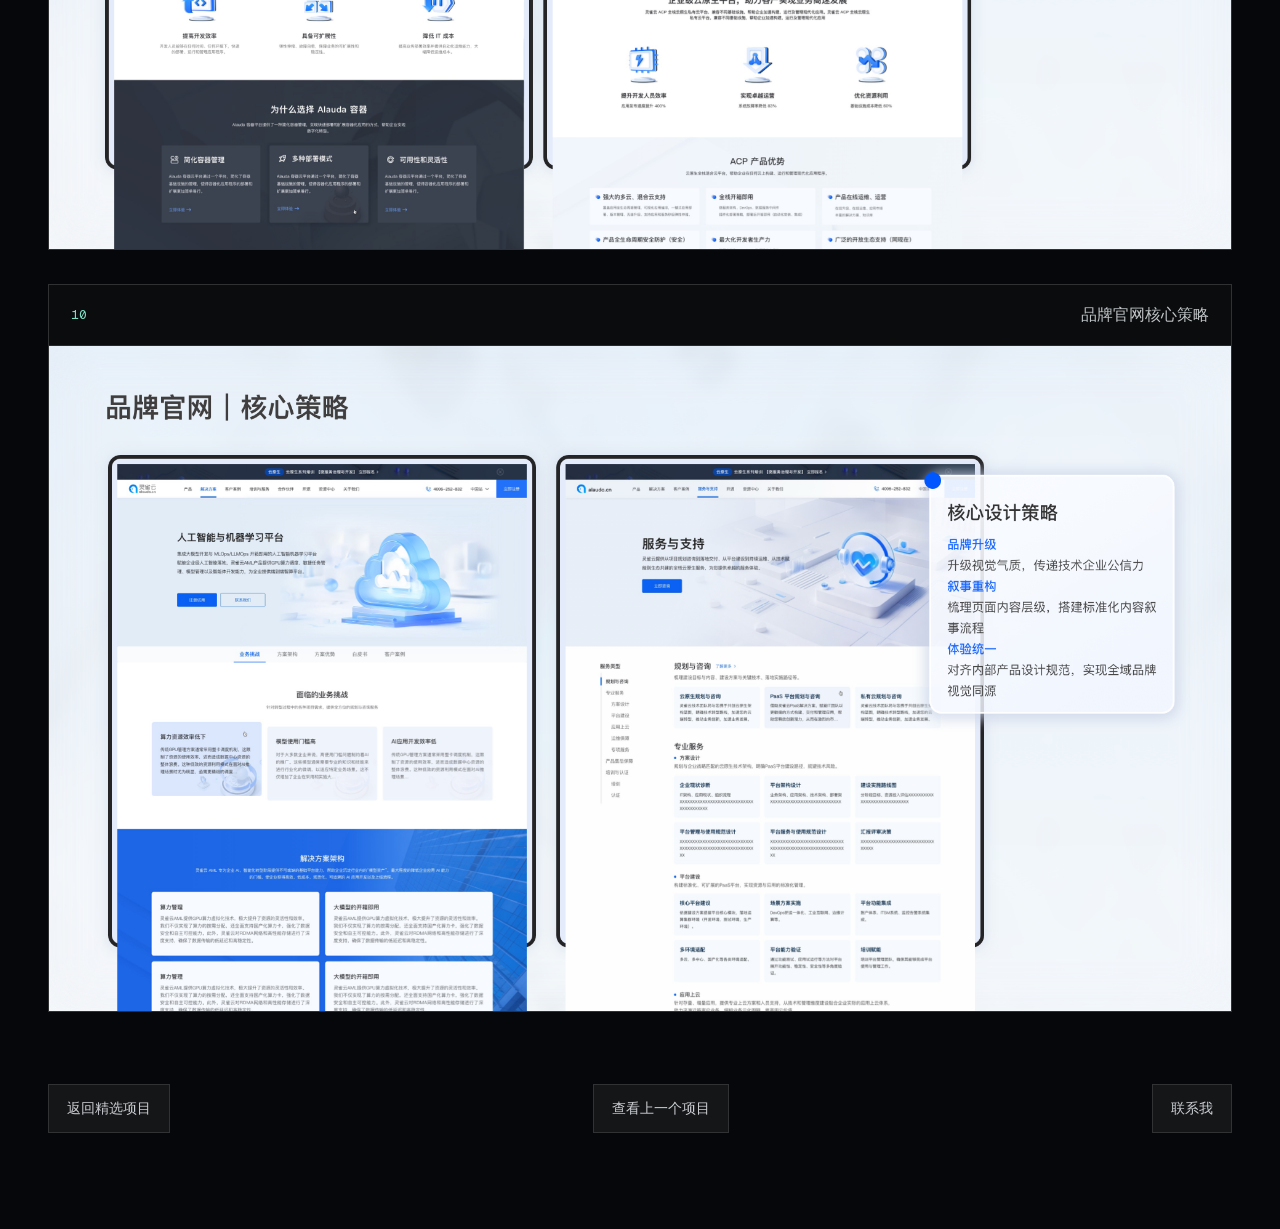
<file: projects/brand-design-system.html>
<!DOCTYPE html><html lang="zh-CN"><head><meta charSet="utf-8"/><meta name="viewport" content="width=device-width, initial-scale=1"/><link rel="preload" href="/_next/static/media/797e433ab948586e-s.p.08e28id.o-okb.woff2" as="font" crossorigin="" type="font/woff2"/><link rel="preload" href="/_next/static/media/caa3a2e1cccd8315-s.p.09~u27dqhyhd6.woff2" as="font" crossorigin="" type="font/woff2"/><link rel="preload" href="/assets/projects/brand-design-system/design-system.png" as="image"/><link rel="preload" href="/assets/projects/brand-design-system/form-practice.png" as="image"/><link rel="preload" href="/assets/projects/brand-design-system/form-reuse.png" as="image"/><link rel="preload" href="/assets/projects/brand-design-system/template-framework.png" as="image"/><link rel="preload" href="/assets/projects/brand-design-system/component-assets.png" as="image"/><link rel="preload" href="/assets/projects/brand-design-system/opn-design-platform.png" as="image"/><link rel="preload" href="/assets/projects/brand-design-system/opn-design-gallery.png" as="image"/><link rel="preload" href="/assets/projects/brand-design-system/brand-site-overview.png" as="image"/><link rel="preload" href="/assets/projects/brand-design-system/brand-site-goals.png" as="image"/><link rel="preload" href="/assets/projects/brand-design-system/brand-site-strategy.png" as="image"/><link rel="stylesheet" href="/_next/static/chunks/17i~3mca3y~9e.css" data-precedence="next"/><link rel="preload" as="script" fetchPriority="low" href="/_next/static/chunks/0ht900cau6_ur.js"/><script src="/_next/static/chunks/0r8nt2o8muejo.js" async=""></script><script src="/_next/static/chunks/07lhk_q6pmm3r.js" async=""></script><script src="/_next/static/chunks/turbopack-05c8c~j12fn14.js" async=""></script><script src="/_next/static/chunks/0dbhjjzl8qfwv.js" async=""></script><meta name="next-size-adjust" content=""/><title>Alauda Design 品牌与设计系统 | 祖煜晴作品集</title><meta name="description" content="Alauda Design 品牌与设计系统项目详情，展示设计系统、复杂业务组件、Opn.Design 资产平台与品牌官网升级的一体化设计资产体系。"/><link rel="shortcut icon" href="/favicon.svg"/><link rel="icon" href="/favicon.svg"/><script src="/_next/static/chunks/03~yq9q893hmn.js" noModule=""></script></head><body class="geist_a71539c9-module__T19VSG__variable geist_mono_8d43a2aa-module__8Li5zG__variable antialiased"><div hidden=""><!--$--><!--/$--></div><main class="project-detail-page"><header class="project-detail-hero"><nav class="project-detail-nav" aria-label="项目详情导航"><a href="/#projects">返回精选项目</a><a href="/">回到首页</a></nav><div class="project-detail-hero-inner"><p class="section-kicker">Project 04</p><h1>Alauda Design 品牌与设计系统</h1><p>围绕灵雀云产品升级，统一产品设计系统、复杂业务组件、品牌官网视觉与图标资产管理，建立从产品体验到品牌传播的一体化设计资产体系。</p><div class="project-detail-facts"><div><span>项目类型</span><strong>Brand System / Design System</strong></div><div><span>设计角色</span><strong>品牌体验设计 / 设计系统 / 资产平台</strong></div><div><span>核心目标</span><strong>统一视觉、提升效率、强化品牌可信度</strong></div><div><span>产出内容</span><strong>组件规范、模板页面、图标平台、品牌官网升级</strong></div></div></div></header><section class="project-detail-content" aria-label="项目内容"><article class="project-detail-shot"><div class="project-detail-shot-title"><span>01</span><h2>Alauda Design 设计系统</h2></div><img src="/assets/projects/brand-design-system/design-system.png" alt="Alauda Design 设计系统"/></article><article class="project-detail-shot"><div class="project-detail-shot-title"><span>02</span><h2>复杂表单交互规范</h2></div><img src="/assets/projects/brand-design-system/form-practice.png" alt="复杂表单交互规范"/></article><article class="project-detail-shot"><div class="project-detail-shot-title"><span>03</span><h2>表单规范跨业务复用</h2></div><img src="/assets/projects/brand-design-system/form-reuse.png" alt="表单规范跨业务复用"/></article><article class="project-detail-shot"><div class="project-detail-shot-title"><span>04</span><h2>通用模板设计</h2></div><img src="/assets/projects/brand-design-system/template-framework.png" alt="通用模板设计"/></article><article class="project-detail-shot"><div class="project-detail-shot-title"><span>05</span><h2>业务组件物料与资产沉淀</h2></div><img src="/assets/projects/brand-design-system/component-assets.png" alt="业务组件物料与资产沉淀"/></article><article class="project-detail-shot"><div class="project-detail-shot-title"><span>06</span><h2>Opn.Design 图标资产管理平台</h2></div><img src="/assets/projects/brand-design-system/opn-design-platform.png" alt="Opn.Design 图标资产管理平台"/></article><article class="project-detail-shot"><div class="project-detail-shot-title"><span>07</span><h2>Opn.Design 功能全景展示</h2></div><img src="/assets/projects/brand-design-system/opn-design-gallery.png" alt="Opn.Design 功能全景展示"/></article><article class="project-detail-shot"><div class="project-detail-shot-title"><span>08</span><h2>品牌官网升级与数字化重构</h2></div><img src="/assets/projects/brand-design-system/brand-site-overview.png" alt="品牌官网升级与数字化重构"/></article><article class="project-detail-shot"><div class="project-detail-shot-title"><span>09</span><h2>品牌官网设计目标</h2></div><img src="/assets/projects/brand-design-system/brand-site-goals.png" alt="品牌官网设计目标"/></article><article class="project-detail-shot"><div class="project-detail-shot-title"><span>10</span><h2>品牌官网核心策略</h2></div><img src="/assets/projects/brand-design-system/brand-site-strategy.png" alt="品牌官网核心策略"/></article></section><footer class="project-detail-footer"><a href="/#projects">返回精选项目</a><a href="/projects/alauda-upgrade.html">查看上一个项目</a><a href="/#contact">联系我</a></footer></main><!--$--><!--/$--><script src="/_next/static/chunks/0ht900cau6_ur.js" id="_R_" async=""></script><script>(self.__next_f=self.__next_f||[]).push([0])</script><script>self.__next_f.push([1,"1:\"$Sreact.fragment\"\n2:I[39756,[\"/_next/static/chunks/0dbhjjzl8qfwv.js\"],\"default\"]\n3:I[37457,[\"/_next/static/chunks/0dbhjjzl8qfwv.js\"],\"default\"]\n11:I[68027,[\"/_next/static/chunks/0dbhjjzl8qfwv.js\"],\"default\",1]\n:HL[\"/_next/static/chunks/17i~3mca3y~9e.css\",\"style\"]\n:HL[\"/_next/static/media/797e433ab948586e-s.p.08e28id.o-okb.woff2\",\"font\",{\"crossOrigin\":\"\",\"type\":\"font/woff2\"}]\n:HL[\"/_next/static/media/caa3a2e1cccd8315-s.p.09~u27dqhyhd6.woff2\",\"font\",{\"crossOrigin\":\"\",\"type\":\"font/woff2\"}]\n:HL[\"/assets/projects/brand-design-system/design-system.png\",\"image\"]\n:HL[\"/assets/projects/brand-design-system/form-practice.png\",\"image\"]\n"])</script><script>self.__next_f.push([1,"0:{\"P\":null,\"c\":[\"\",\"projects\",\"brand-design-system\"],\"q\":\"\",\"i\":false,\"f\":[[[\"\",{\"children\":[\"projects\",{\"children\":[\"brand-design-system\",{\"children\":[\"__PAGE__\",{}]}]}]},\"$undefined\",\"$undefined\",16],[[\"$\",\"$1\",\"c\",{\"children\":[[[\"$\",\"link\",\"0\",{\"rel\":\"stylesheet\",\"href\":\"/_next/static/chunks/17i~3mca3y~9e.css\",\"precedence\":\"next\",\"crossOrigin\":\"$undefined\",\"nonce\":\"$undefined\"}],[\"$\",\"script\",\"script-0\",{\"src\":\"/_next/static/chunks/0dbhjjzl8qfwv.js\",\"async\":true,\"nonce\":\"$undefined\"}]],[\"$\",\"html\",null,{\"lang\":\"zh-CN\",\"children\":[\"$\",\"body\",null,{\"className\":\"geist_a71539c9-module__T19VSG__variable geist_mono_8d43a2aa-module__8Li5zG__variable antialiased\",\"children\":[\"$\",\"$L2\",null,{\"parallelRouterKey\":\"children\",\"error\":\"$undefined\",\"errorStyles\":\"$undefined\",\"errorScripts\":\"$undefined\",\"template\":[\"$\",\"$L3\",null,{}],\"templateStyles\":\"$undefined\",\"templateScripts\":\"$undefined\",\"notFound\":[[[\"$\",\"title\",null,{\"children\":\"404: This page could not be found.\"}],[\"$\",\"div\",null,{\"style\":{\"fontFamily\":\"system-ui,\\\"Segoe UI\\\",Roboto,Helvetica,Arial,sans-serif,\\\"Apple Color Emoji\\\",\\\"Segoe UI Emoji\\\"\",\"height\":\"100vh\",\"textAlign\":\"center\",\"display\":\"flex\",\"flexDirection\":\"column\",\"alignItems\":\"center\",\"justifyContent\":\"center\"},\"children\":[\"$\",\"div\",null,{\"children\":[[\"$\",\"style\",null,{\"dangerouslySetInnerHTML\":{\"__html\":\"body{color:#000;background:#fff;margin:0}.next-error-h1{border-right:1px solid rgba(0,0,0,.3)}@media (prefers-color-scheme:dark){body{color:#fff;background:#000}.next-error-h1{border-right:1px solid rgba(255,255,255,.3)}}\"}}],[\"$\",\"h1\",null,{\"className\":\"next-error-h1\",\"style\":{\"display\":\"inline-block\",\"margin\":\"0 20px 0 0\",\"padding\":\"0 23px 0 0\",\"fontSize\":24,\"fontWeight\":500,\"verticalAlign\":\"top\",\"lineHeight\":\"49px\"},\"children\":404}],[\"$\",\"div\",null,{\"style\":{\"display\":\"inline-block\"},\"children\":[\"$\",\"h2\",null,{\"style\":{\"fontSize\":14,\"fontWeight\":400,\"lineHeight\":\"49px\",\"margin\":0},\"children\":\"This page could not be found.\"}]}]]}]}]],[]],\"forbidden\":\"$undefined\",\"unauthorized\":\"$undefined\"}]}]}]]}],{\"children\":[[\"$\",\"$1\",\"c\",{\"children\":[null,[\"$\",\"$L2\",null,{\"parallelRouterKey\":\"children\",\"error\":\"$undefined\",\"errorStyles\":\"$undefined\",\"errorScripts\":\"$undefined\",\"template\":[\"$\",\"$L3\",null,{}],\"templateStyles\":\"$undefined\",\"templateScripts\":\"$undefined\",\"notFound\":\"$undefined\",\"forbidden\":\"$undefined\",\"unauthorized\":\"$undefined\"}]]}],{\"children\":[[\"$\",\"$1\",\"c\",{\"children\":[null,[\"$\",\"$L2\",null,{\"parallelRouterKey\":\"children\",\"error\":\"$undefined\",\"errorStyles\":\"$undefined\",\"errorScripts\":\"$undefined\",\"template\":[\"$\",\"$L3\",null,{}],\"templateStyles\":\"$undefined\",\"templateScripts\":\"$undefined\",\"notFound\":\"$undefined\",\"forbidden\":\"$undefined\",\"unauthorized\":\"$undefined\"}]]}],{\"children\":[[\"$\",\"$1\",\"c\",{\"children\":[[\"$\",\"main\",null,{\"className\":\"project-detail-page\",\"children\":[[\"$\",\"header\",null,{\"className\":\"project-detail-hero\",\"children\":[[\"$\",\"nav\",null,{\"className\":\"project-detail-nav\",\"aria-label\":\"项目详情导航\",\"children\":[[\"$\",\"a\",null,{\"href\":\"/#projects\",\"children\":\"返回精选项目\"}],[\"$\",\"a\",null,{\"href\":\"/\",\"children\":\"回到首页\"}]]}],[\"$\",\"div\",null,{\"className\":\"project-detail-hero-inner\",\"children\":[[\"$\",\"p\",null,{\"className\":\"section-kicker\",\"children\":\"Project 04\"}],[\"$\",\"h1\",null,{\"children\":\"Alauda Design 品牌与设计系统\"}],[\"$\",\"p\",null,{\"children\":\"围绕灵雀云产品升级，统一产品设计系统、复杂业务组件、品牌官网视觉与图标资产管理，建立从产品体验到品牌传播的一体化设计资产体系。\"}],[\"$\",\"div\",null,{\"className\":\"project-detail-facts\",\"children\":[[\"$\",\"div\",\"项目类型\",{\"children\":[[\"$\",\"span\",null,{\"children\":\"项目类型\"}],[\"$\",\"strong\",null,{\"children\":\"Brand System / Design System\"}]]}],[\"$\",\"div\",\"设计角色\",{\"children\":[[\"$\",\"span\",null,{\"children\":\"设计角色\"}],[\"$\",\"strong\",null,{\"children\":\"品牌体验设计 / 设计系统 / 资产平台\"}]]}],[\"$\",\"div\",\"核心目标\",{\"children\":[[\"$\",\"span\",null,{\"children\":\"核心目标\"}],[\"$\",\"strong\",null,{\"children\":\"统一视觉、提升效率、强化品牌可信度\"}]]}],[\"$\",\"div\",\"产出内容\",{\"children\":[[\"$\",\"span\",null,{\"children\":\"产出内容\"}],[\"$\",\"strong\",null,{\"children\":\"组件规范、模板页面、图标平台、品牌官网升级\"}]]}]]}]]}]]}],[\"$\",\"section\",null,{\"className\":\"project-detail-content\",\"aria-label\":\"项目内容\",\"children\":[[\"$\",\"article\",\"/assets/projects/brand-design-system/design-system.png\",{\"className\":\"project-detail-shot\",\"children\":[[\"$\",\"div\",null,{\"className\":\"project-detail-shot-title\",\"children\":[[\"$\",\"span\",null,{\"children\":\"01\"}],[\"$\",\"h2\",null,{\"children\":\"Alauda Design 设计系统\"}]]}],[\"$\",\"img\",null,{\"src\":\"/assets/projects/brand-design-system/design-system.png\",\"alt\":\"Alauda Design 设计系统\"}]]}],[\"$\",\"article\",\"/assets/projects/brand-design-system/form-practice.png\",{\"className\":\"project-detail-shot\",\"children\":[[\"$\",\"div\",null,{\"className\":\"project-detail-shot-title\",\"children\":[[\"$\",\"span\",null,{\"children\":\"02\"}],[\"$\",\"h2\",null,{\"children\":\"复杂表单交互规范\"}]]}],[\"$\",\"img\",null,{\"src\":\"/assets/projects/brand-design-system/form-practice.png\",\"alt\":\"复杂表单交互规范\"}]]}],[\"$\",\"article\",\"/assets/projects/brand-design-system/form-reuse.png\",{\"className\":\"project-detail-shot\",\"children\":[\"$L4\",\"$L5\"]}],\"$L6\",\"$L7\",\"$L8\",\"$L9\",\"$La\",\"$Lb\",\"$Lc\"]}],\"$Ld\"]}],null,\"$Le\"]}],{},null,false,null]},null,false,\"$@f\"]},null,false,\"$@f\"]},null,false,null],\"$L10\",false]],\"m\":\"$undefined\",\"G\":[\"$11\",[\"$L12\"]],\"S\":true,\"h\":null,\"s\":\"$undefined\",\"l\":\"$undefined\",\"p\":\"$undefined\",\"d\":\"$undefined\",\"b\":\"vWY75YX7qqLPRpfKF8UzD\"}\n"])</script><script>self.__next_f.push([1,"13:I[97367,[\"/_next/static/chunks/0dbhjjzl8qfwv.js\"],\"OutletBoundary\"]\n14:\"$Sreact.suspense\"\n17:I[97367,[\"/_next/static/chunks/0dbhjjzl8qfwv.js\"],\"ViewportBoundary\"]\n19:I[97367,[\"/_next/static/chunks/0dbhjjzl8qfwv.js\"],\"MetadataBoundary\"]\n:HL[\"/assets/projects/brand-design-system/form-reuse.png\",\"image\"]\n:HL[\"/assets/projects/brand-design-system/template-framework.png\",\"image\"]\n:HL[\"/assets/projects/brand-design-system/component-assets.png\",\"image\"]\n:HL[\"/assets/projects/brand-design-system/opn-design-platform.png\",\"image\"]\n:HL[\"/assets/projects/brand-design-system/opn-design-gallery.png\",\"image\"]\n:HL[\"/assets/projects/brand-design-system/brand-site-overview.png\",\"image\"]\n:HL[\"/assets/projects/brand-design-system/brand-site-goals.png\",\"image\"]\n:HL[\"/assets/projects/brand-design-system/brand-site-strategy.png\",\"image\"]\n4:[\"$\",\"div\",null,{\"className\":\"project-detail-shot-title\",\"children\":[[\"$\",\"span\",null,{\"children\":\"03\"}],[\"$\",\"h2\",null,{\"children\":\"表单规范跨业务复用\"}]]}]\n5:[\"$\",\"img\",null,{\"src\":\"/assets/projects/brand-design-system/form-reuse.png\",\"alt\":\"表单规范跨业务复用\"}]\n6:[\"$\",\"article\",\"/assets/projects/brand-design-system/template-framework.png\",{\"className\":\"project-detail-shot\",\"children\":[[\"$\",\"div\",null,{\"className\":\"project-detail-shot-title\",\"children\":[[\"$\",\"span\",null,{\"children\":\"04\"}],[\"$\",\"h2\",null,{\"children\":\"通用模板设计\"}]]}],[\"$\",\"img\",null,{\"src\":\"/assets/projects/brand-design-system/template-framework.png\",\"alt\":\"通用模板设计\"}]]}]\n7:[\"$\",\"article\",\"/assets/projects/brand-design-system/component-assets.png\",{\"className\":\"project-detail-shot\",\"children\":[[\"$\",\"div\",null,{\"className\":\"project-detail-shot-title\",\"children\":[[\"$\",\"span\",null,{\"children\":\"05\"}],[\"$\",\"h2\",null,{\"children\":\"业务组件物料与资产沉淀\"}]]}],[\"$\",\"img\",null,{\"src\":\"/assets/projects/brand-design-system/component-assets.png\",\"alt\":\"业务组件物料与资产沉淀\"}]]}]\n8:[\"$\",\"article\",\"/assets/projects/brand-design-system/opn-design-platform.png\",{\"className\":\"project-detail-shot\",\"children\":[[\"$\",\"div\",null,{\"className\":\"project-detail-shot-title\",\"children\":[[\"$\",\"span\",null,{\"children\":\"06\"}],[\"$\",\"h2\",null,{\"children\":\"Opn.Design 图标资产管理平台\"}]]}],[\"$\",\"img\",null,{\"src\":\"/assets/projects/brand-design-system/opn-design-platform.png\",\"alt\":\"Opn.Design 图标资产管理平台\"}]]}]\n9:[\"$\",\"article\",\"/assets/projects/brand-design-system/opn-design-gallery.png\",{\"className\":\"project-detail-shot\",\"children\":[[\"$\",\"div\",null,{\"className\":\"project-detail-shot-title\",\"children\":[[\"$\",\"span\",null,{\"children\":\"07\"}],[\"$\",\"h2\",null,{\"children\":\"Opn.Design 功能全景展示\"}]]}],[\"$\",\"img\",null,{\"src\":\"/assets/projects/brand-design-system/opn-design-gallery.png\",\"alt\":\"Opn.Design 功能全景展示\"}]]}]\na:[\"$\",\"article\",\"/assets/projects/brand-design-system/brand-site-overview.png\",{\"className\":\"project-detail-shot\",\"children\":[[\"$\",\"div\",null,{\"className\":\"project-detail-shot-title\",\"children\":[[\"$\",\"span\",null,{\"children\":\"08\"}],[\"$\",\"h2\",null,{\"children\":\"品牌官网升级与数字化重构\"}]]}],[\"$\",\"img\",null,{\"src\":\"/assets/projects/brand-design-system/brand-site-overview.png\",\"alt\":\"品牌官网升级与数字化重构\"}]]}]\nb:[\"$\",\"article\",\"/assets/projects/brand-design-system/brand-site-goals.png\",{\"className\":\"project-detail-shot\",\"children\":[[\"$\",\"div\",null,{\"className\":\"project-detail-shot-title\",\"children\":[[\"$\",\"span\",null,{\"children\":\"09\"}],[\"$\",\"h2\",null,{\"children\":\"品牌官网设计目标\"}]]}],[\"$\",\"img\",null,{\"src\":\"/assets/projects/brand-design-system/brand-site-goals.png\",\"alt\":\"品牌官网设计目标\"}]]}]\nc:[\"$\",\"article\",\"/assets/projects/brand-design-system/brand-site-strategy.png\",{\"className\":\"project-detail-shot\",\"children\":[[\"$\",\"div\",null,{\"className\":\"project-detail-shot-title\",\"children\":[[\"$\",\"span\",null,{\"children\":\"10\"}],[\"$\",\"h2\",null,{\"children\":\"品牌官网核心策略\"}]]}],[\"$\",\"img\",null,{\"src\":\"/assets/projects/brand-design-system/brand-site-strategy.png\",\"alt\":\"品牌官网核心策略\"}]]}]\nd:[\"$\",\"footer\",null,{\"classN"])</script><script>self.__next_f.push([1,"ame\":\"project-detail-footer\",\"children\":[[\"$\",\"a\",null,{\"href\":\"/#projects\",\"children\":\"返回精选项目\"}],[\"$\",\"a\",null,{\"href\":\"/projects/alauda-upgrade\",\"children\":\"查看上一个项目\"}],[\"$\",\"a\",null,{\"href\":\"/#contact\",\"children\":\"联系我\"}]]}]\ne:[\"$\",\"$L13\",null,{\"children\":[\"$\",\"$14\",null,{\"name\":\"Next.MetadataOutlet\",\"children\":\"$@15\"}]}]\n16:[]\nf:\"$W16\"\n10:[\"$\",\"$1\",\"h\",{\"children\":[null,[\"$\",\"$L17\",null,{\"children\":\"$L18\"}],[\"$\",\"div\",null,{\"hidden\":true,\"children\":[\"$\",\"$L19\",null,{\"children\":[\"$\",\"$14\",null,{\"name\":\"Next.Metadata\",\"children\":\"$L1a\"}]}]}],[\"$\",\"meta\",null,{\"name\":\"next-size-adjust\",\"content\":\"\"}]]}]\n12:[\"$\",\"link\",\"0\",{\"rel\":\"stylesheet\",\"href\":\"/_next/static/chunks/17i~3mca3y~9e.css\",\"precedence\":\"next\",\"crossOrigin\":\"$undefined\",\"nonce\":\"$undefined\"}]\n"])</script><script>self.__next_f.push([1,"18:[[\"$\",\"meta\",\"0\",{\"charSet\":\"utf-8\"}],[\"$\",\"meta\",\"1\",{\"name\":\"viewport\",\"content\":\"width=device-width, initial-scale=1\"}]]\n"])</script><script>self.__next_f.push([1,"1b:I[27201,[\"/_next/static/chunks/0dbhjjzl8qfwv.js\"],\"IconMark\"]\n15:null\n1a:[[\"$\",\"title\",\"0\",{\"children\":\"Alauda Design 品牌与设计系统 | 祖煜晴作品集\"}],[\"$\",\"meta\",\"1\",{\"name\":\"description\",\"content\":\"Alauda Design 品牌与设计系统项目详情，展示设计系统、复杂业务组件、Opn.Design 资产平台与品牌官网升级的一体化设计资产体系。\"}],[\"$\",\"link\",\"2\",{\"rel\":\"shortcut icon\",\"href\":\"/favicon.svg\"}],[\"$\",\"link\",\"3\",{\"rel\":\"icon\",\"href\":\"/favicon.svg\"}],[\"$\",\"$L1b\",\"4\",{}]]\n"])</script></body></html>
</file>
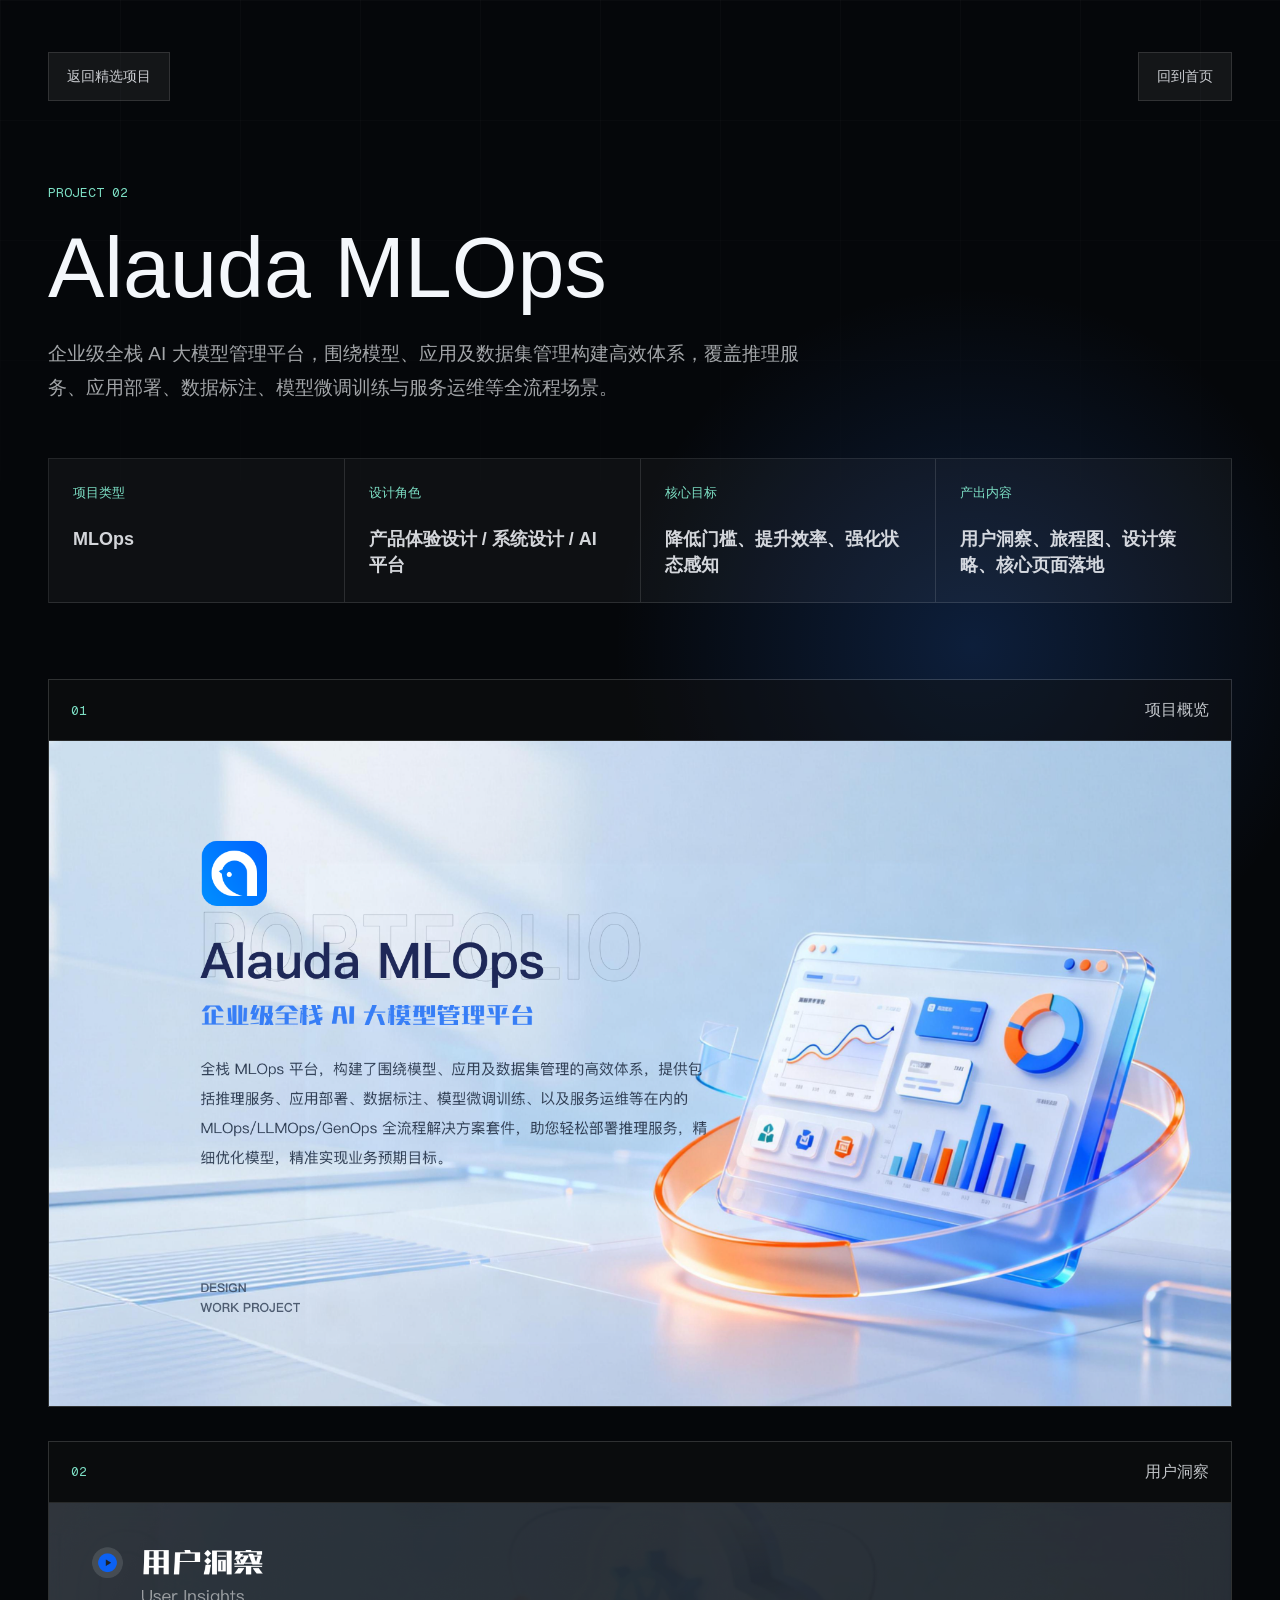
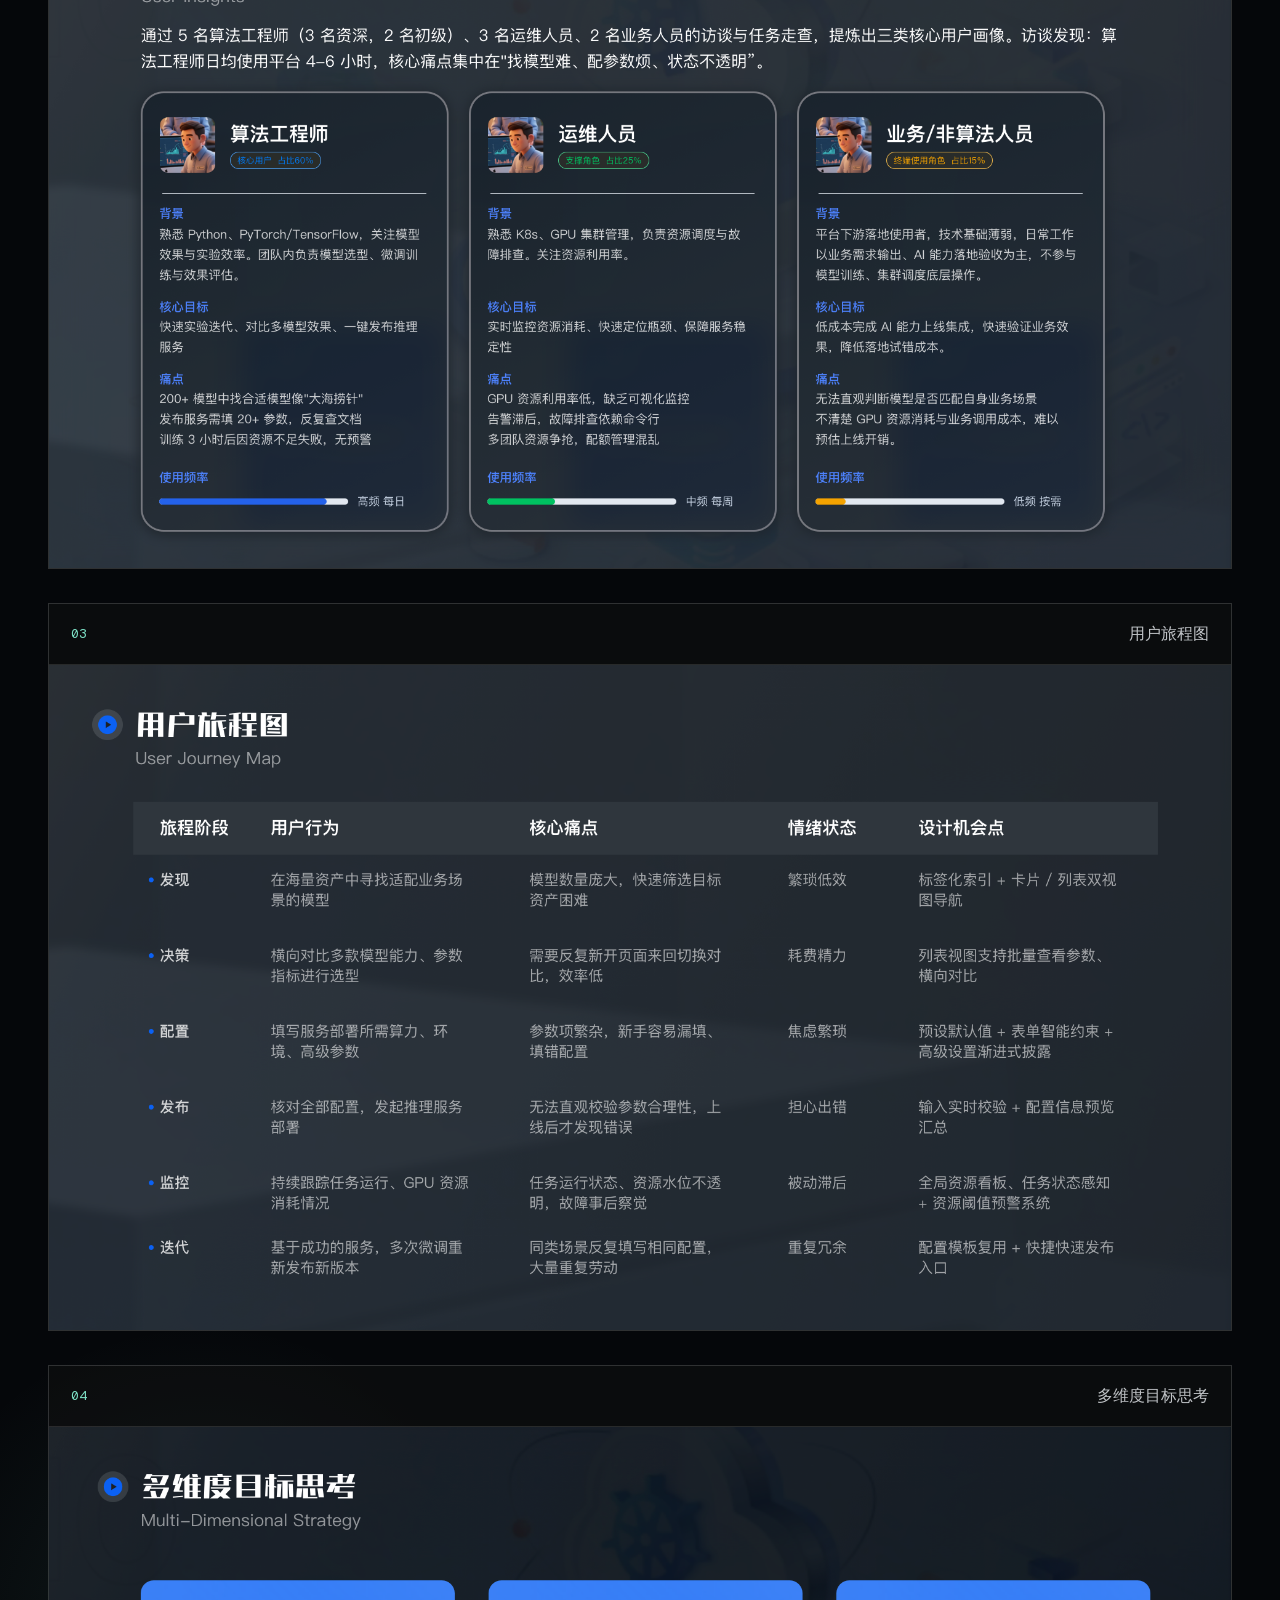
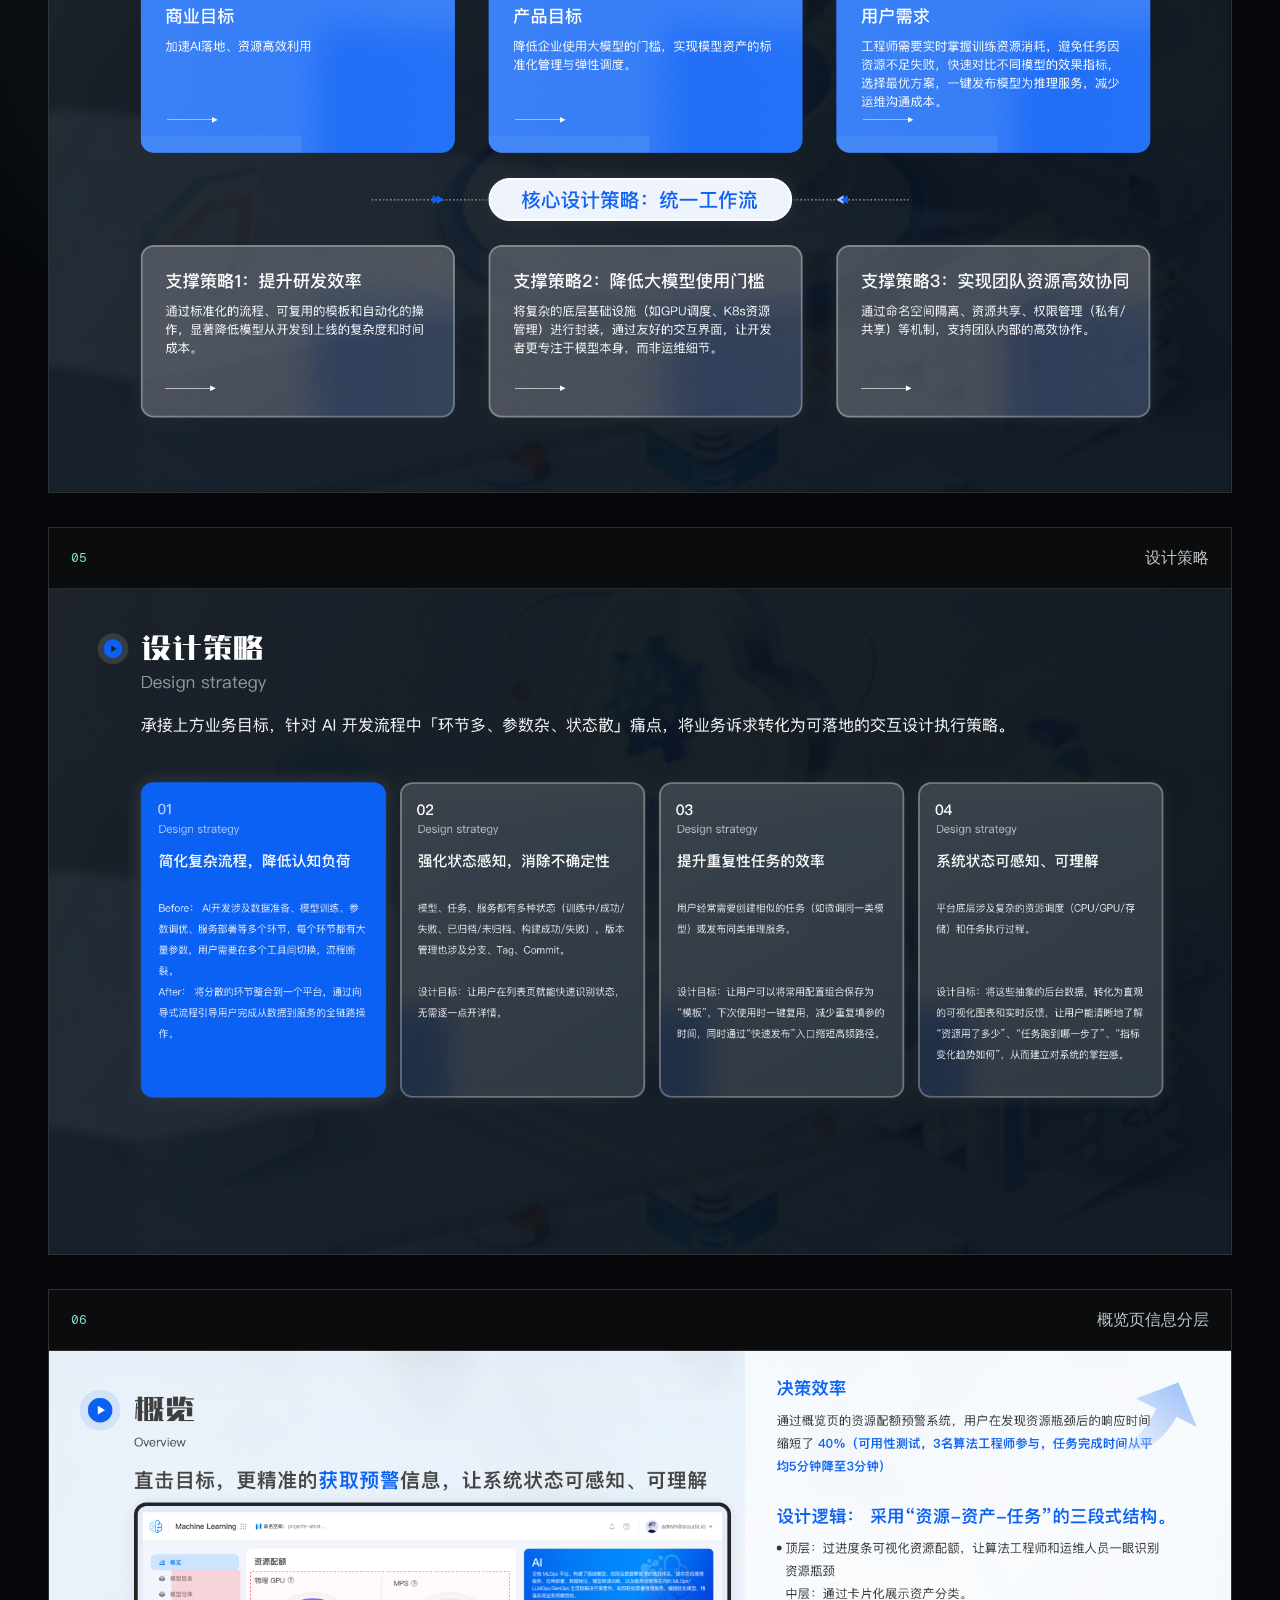
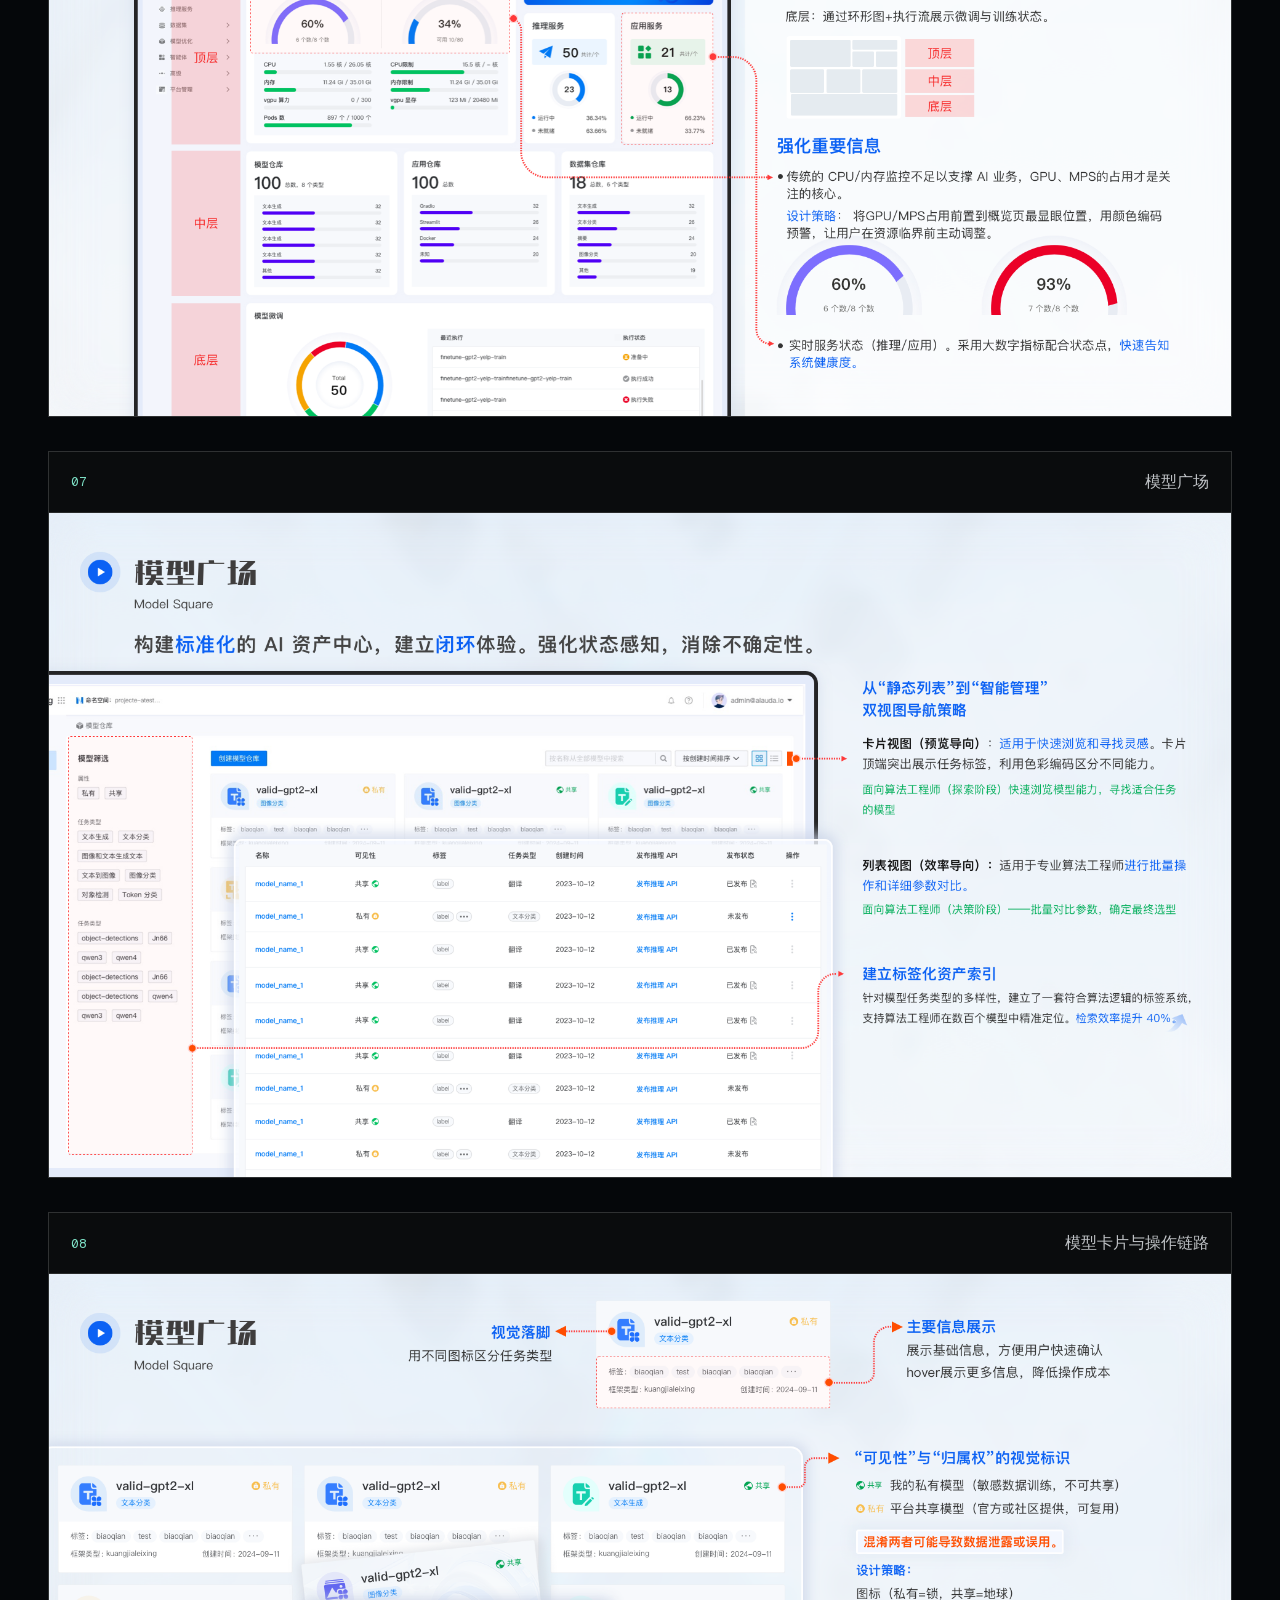
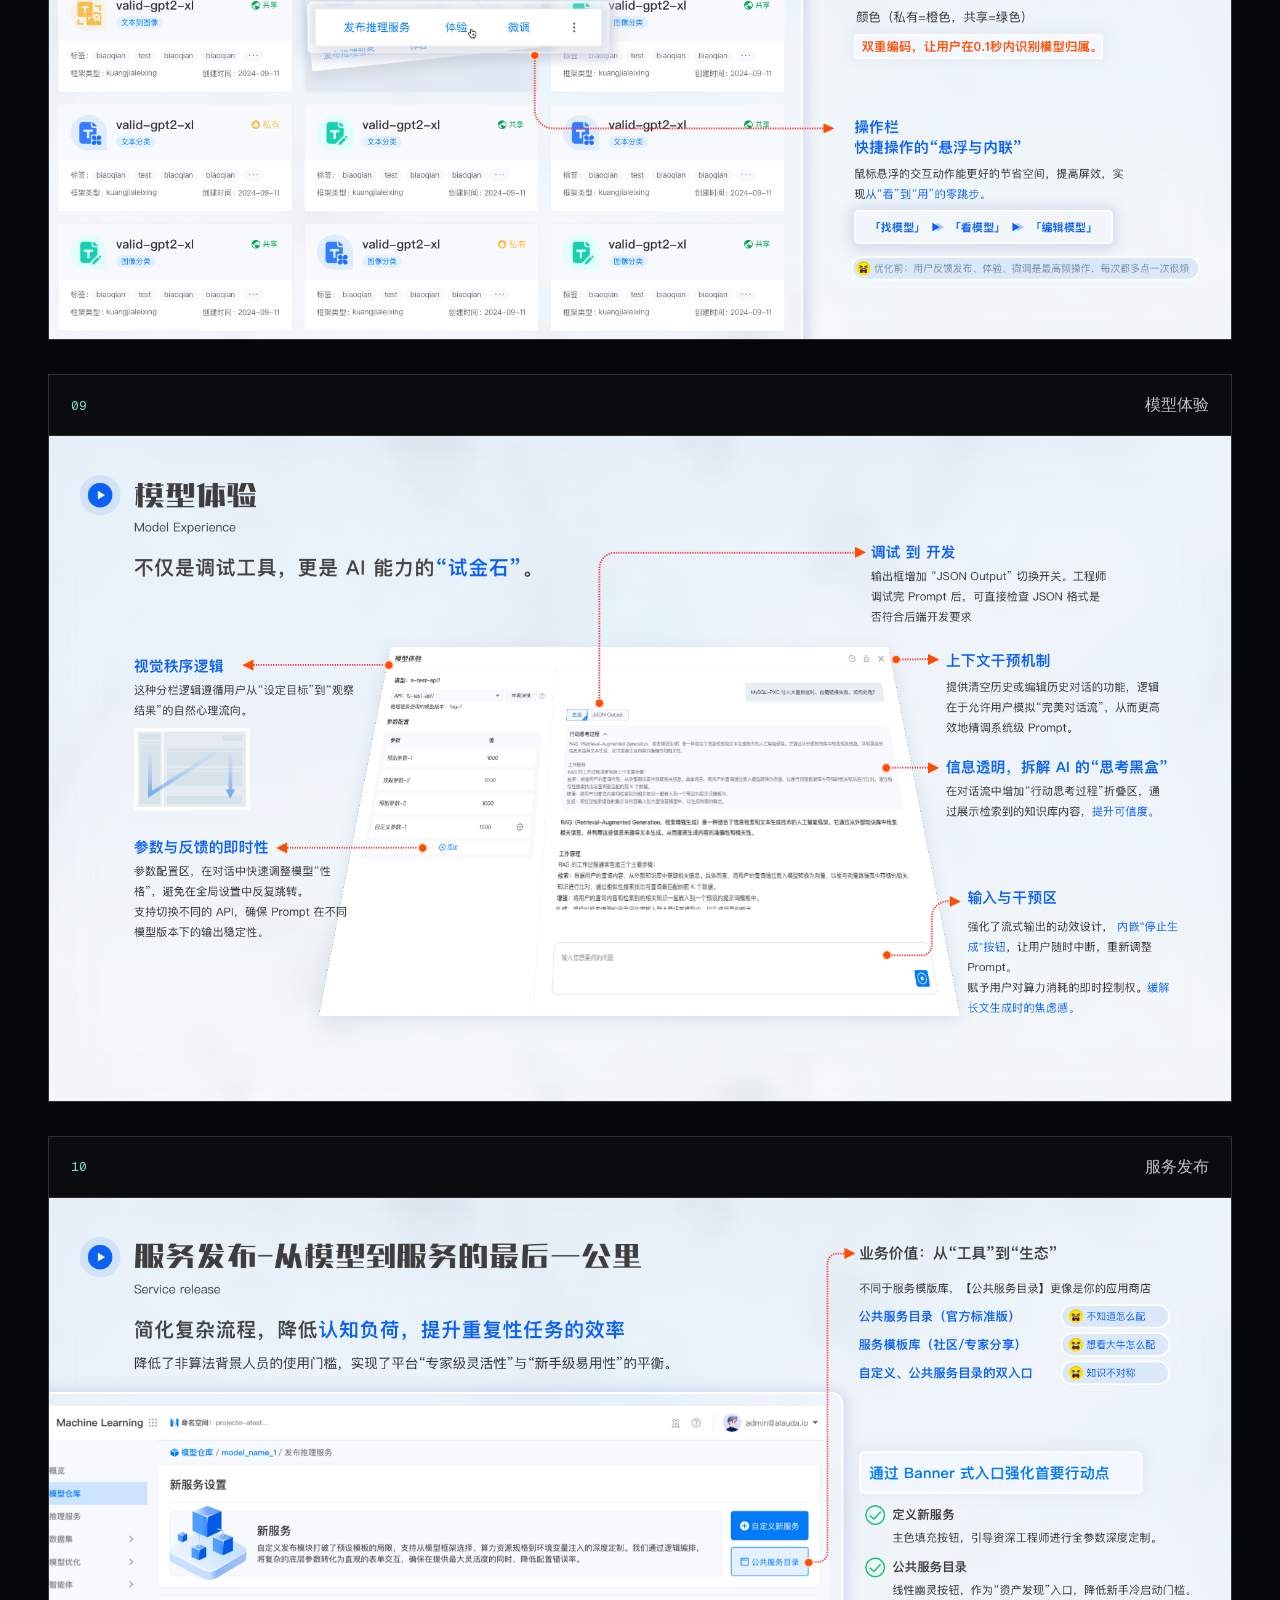
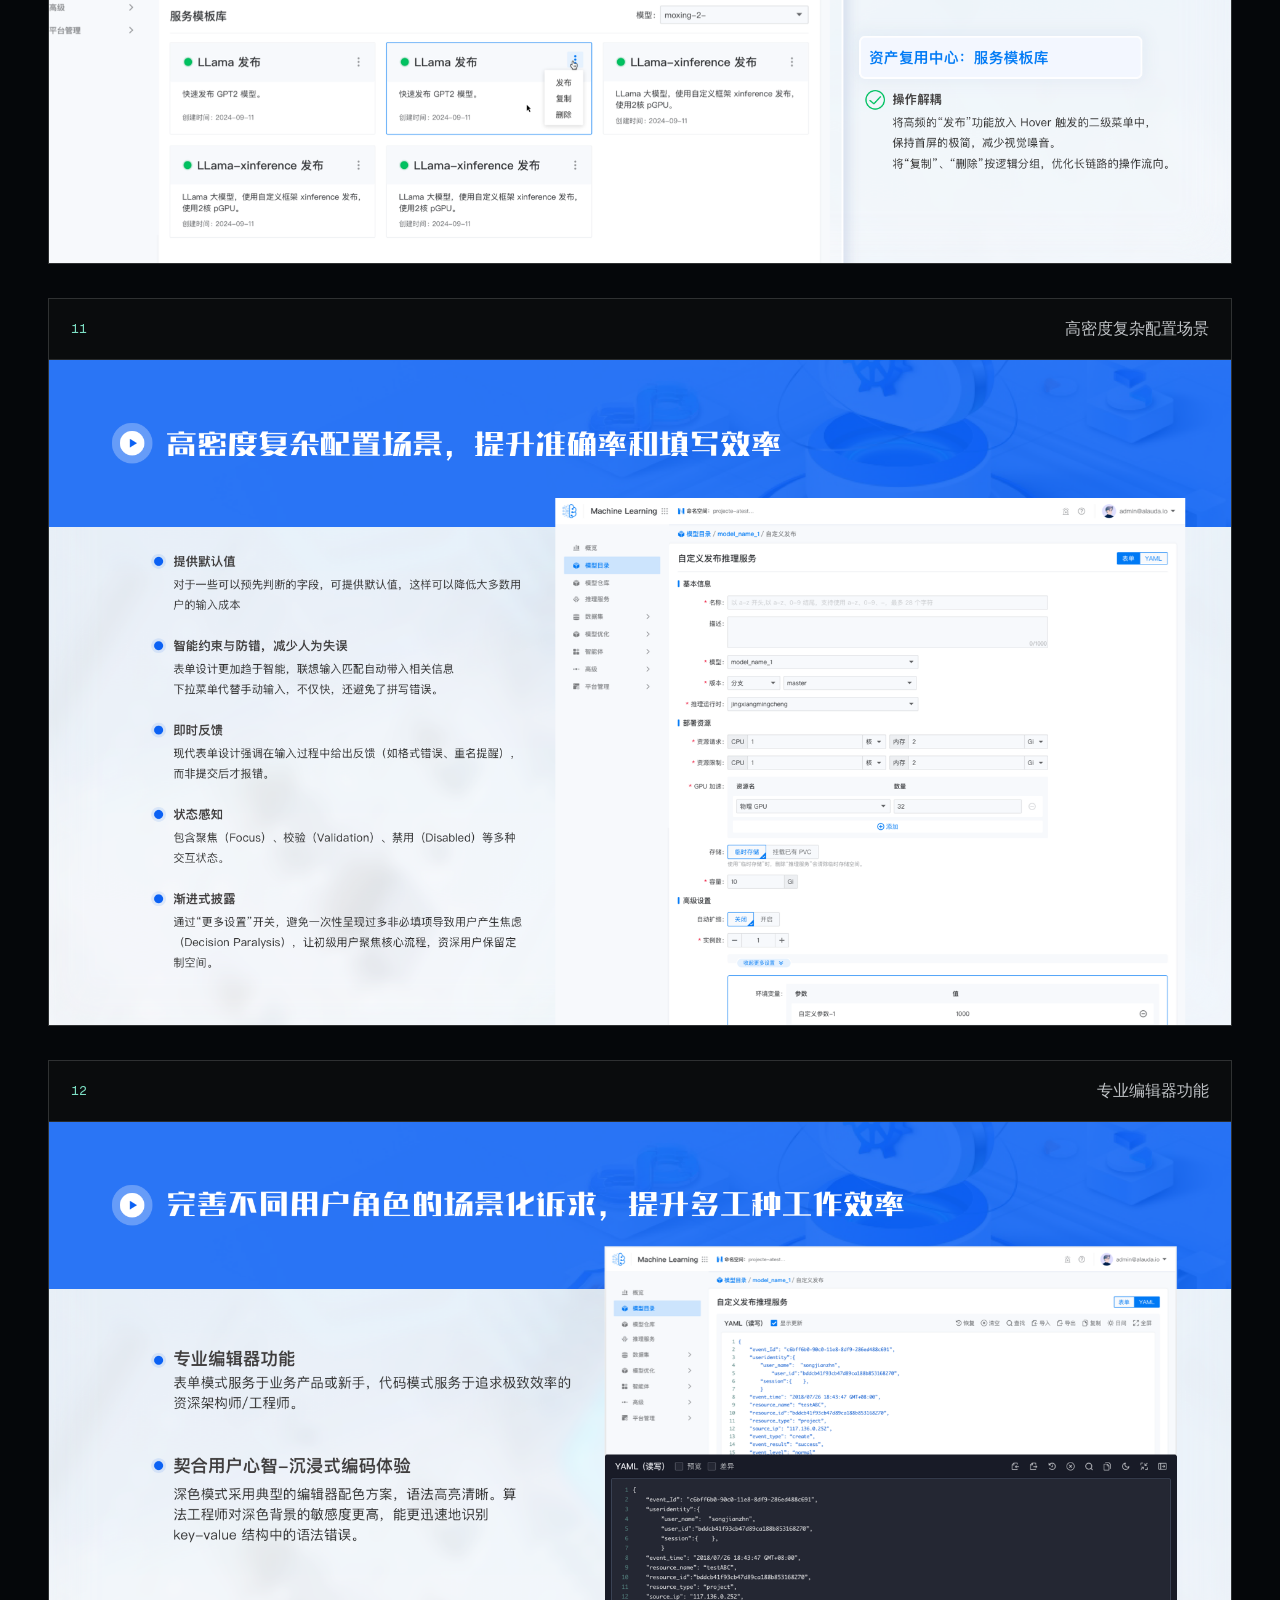
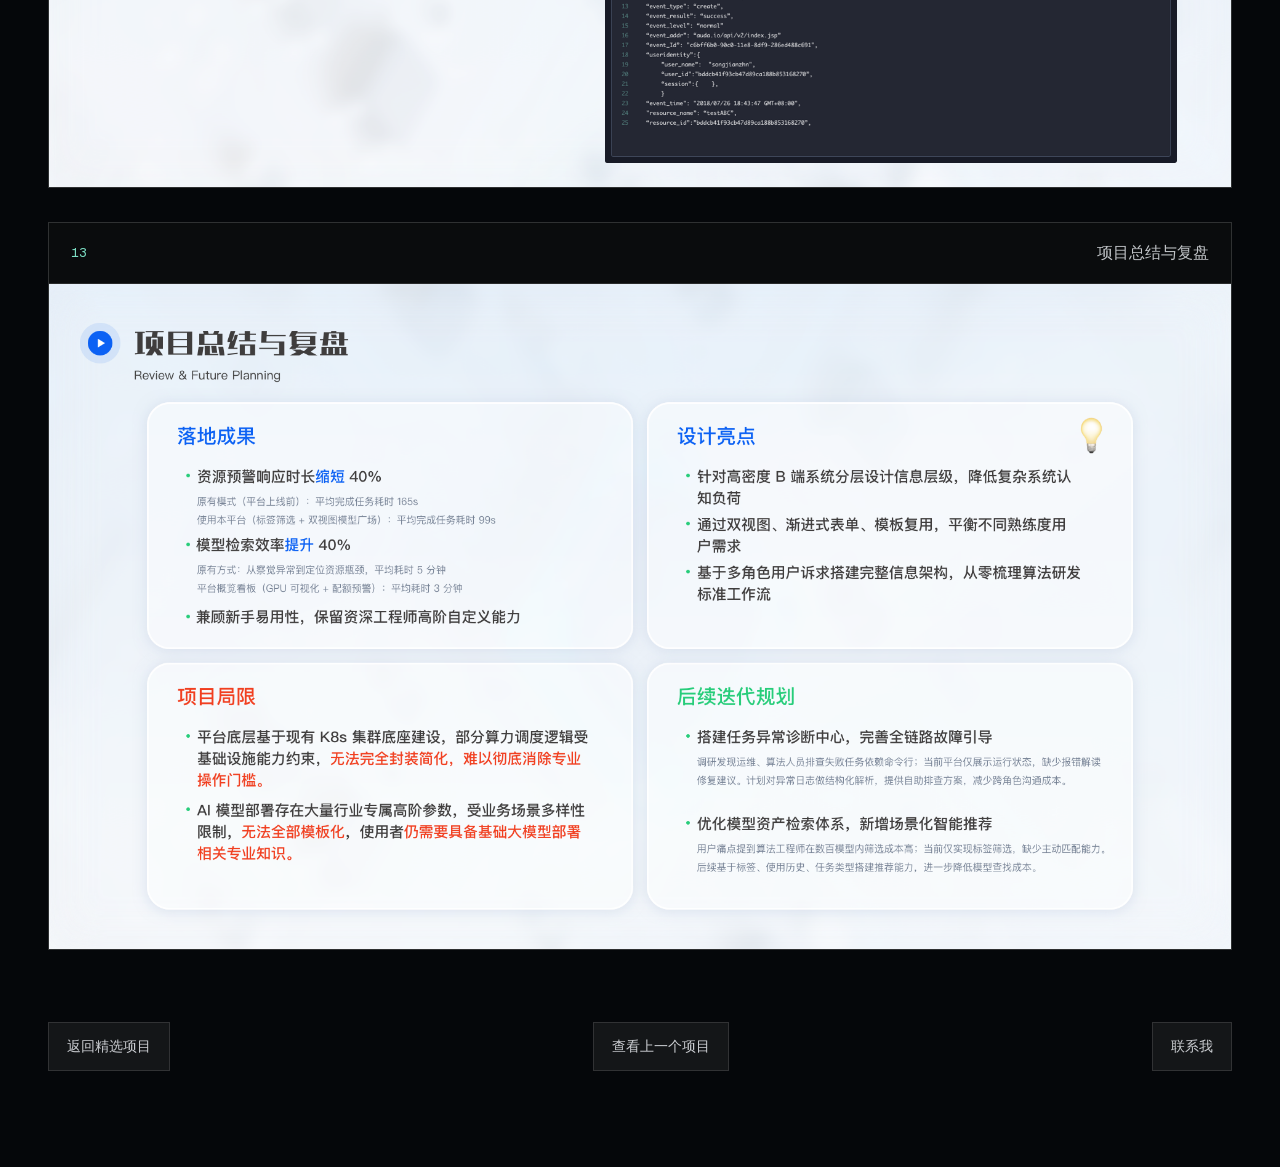
<file: projects/mlops.html>
<!DOCTYPE html><html lang="zh-CN"><head><meta charSet="utf-8"/><meta name="viewport" content="width=device-width, initial-scale=1"/><link rel="preload" href="/_next/static/media/797e433ab948586e-s.p.08e28id.o-okb.woff2" as="font" crossorigin="" type="font/woff2"/><link rel="preload" href="/_next/static/media/caa3a2e1cccd8315-s.p.09~u27dqhyhd6.woff2" as="font" crossorigin="" type="font/woff2"/><link rel="preload" href="/assets/projects/mlops/cover.png" as="image"/><link rel="preload" href="/assets/projects/mlops/user-insights.png" as="image"/><link rel="preload" href="/assets/projects/mlops/user-journey.png" as="image"/><link rel="preload" href="/assets/projects/mlops/strategy.png" as="image"/><link rel="preload" href="/assets/projects/mlops/design-strategy.png" as="image"/><link rel="preload" href="/assets/projects/mlops/overview.png" as="image"/><link rel="preload" href="/assets/projects/mlops/model-square.png" as="image"/><link rel="preload" href="/assets/projects/mlops/model-card.png" as="image"/><link rel="preload" href="/assets/projects/mlops/model-experience.png" as="image"/><link rel="preload" href="/assets/projects/mlops/service-release.png" as="image"/><link rel="stylesheet" href="/_next/static/chunks/17i~3mca3y~9e.css" data-precedence="next"/><link rel="preload" as="script" fetchPriority="low" href="/_next/static/chunks/0ht900cau6_ur.js"/><script src="/_next/static/chunks/0r8nt2o8muejo.js" async=""></script><script src="/_next/static/chunks/07lhk_q6pmm3r.js" async=""></script><script src="/_next/static/chunks/turbopack-05c8c~j12fn14.js" async=""></script><script src="/_next/static/chunks/0dbhjjzl8qfwv.js" async=""></script><link rel="preload" href="/assets/projects/mlops/dense-config.png" as="image"/><link rel="preload" href="/assets/projects/mlops/code-editor.png" as="image"/><link rel="preload" href="/assets/projects/mlops/review.png" as="image"/><meta name="next-size-adjust" content=""/><title>Alauda MLOps | 祖煜晴作品集</title><meta name="description" content="Alauda MLOps 项目详情，展示企业级全栈 AI 大模型管理平台从用户洞察、旅程图、设计策略到核心体验落地的完整设计过程。"/><link rel="shortcut icon" href="/favicon.svg"/><link rel="icon" href="/favicon.svg"/><script src="/_next/static/chunks/03~yq9q893hmn.js" noModule=""></script></head><body class="geist_a71539c9-module__T19VSG__variable geist_mono_8d43a2aa-module__8Li5zG__variable antialiased"><div hidden=""><!--$--><!--/$--></div><main class="project-detail-page"><header class="project-detail-hero"><nav class="project-detail-nav" aria-label="项目详情导航"><a href="/#projects">返回精选项目</a><a href="/">回到首页</a></nav><div class="project-detail-hero-inner"><p class="section-kicker">Project 02</p><h1>Alauda MLOps</h1><p>企业级全栈 AI 大模型管理平台，围绕模型、应用及数据集管理构建高效体系，覆盖推理服务、应用部署、数据标注、模型微调训练与服务运维等全流程场景。</p><div class="project-detail-facts"><div><span>项目类型</span><strong>MLOps</strong></div><div><span>设计角色</span><strong>产品体验设计 / 系统设计 / AI 平台</strong></div><div><span>核心目标</span><strong>降低门槛、提升效率、强化状态感知</strong></div><div><span>产出内容</span><strong>用户洞察、旅程图、设计策略、核心页面落地</strong></div></div></div></header><section class="project-detail-content" aria-label="项目内容"><article class="project-detail-shot"><div class="project-detail-shot-title"><span>01</span><h2>项目概览</h2></div><img src="/assets/projects/mlops/cover.png" alt="项目概览"/></article><article class="project-detail-shot"><div class="project-detail-shot-title"><span>02</span><h2>用户洞察</h2></div><img src="/assets/projects/mlops/user-insights.png" alt="用户洞察"/></article><article class="project-detail-shot"><div class="project-detail-shot-title"><span>03</span><h2>用户旅程图</h2></div><img src="/assets/projects/mlops/user-journey.png" alt="用户旅程图"/></article><article class="project-detail-shot"><div class="project-detail-shot-title"><span>04</span><h2>多维度目标思考</h2></div><img src="/assets/projects/mlops/strategy.png" alt="多维度目标思考"/></article><article class="project-detail-shot"><div class="project-detail-shot-title"><span>05</span><h2>设计策略</h2></div><img src="/assets/projects/mlops/design-strategy.png" alt="设计策略"/></article><article class="project-detail-shot"><div class="project-detail-shot-title"><span>06</span><h2>概览页信息分层</h2></div><img src="/assets/projects/mlops/overview.png" alt="概览页信息分层"/></article><article class="project-detail-shot"><div class="project-detail-shot-title"><span>07</span><h2>模型广场</h2></div><img src="/assets/projects/mlops/model-square.png" alt="模型广场"/></article><article class="project-detail-shot"><div class="project-detail-shot-title"><span>08</span><h2>模型卡片与操作链路</h2></div><img src="/assets/projects/mlops/model-card.png" alt="模型卡片与操作链路"/></article><article class="project-detail-shot"><div class="project-detail-shot-title"><span>09</span><h2>模型体验</h2></div><img src="/assets/projects/mlops/model-experience.png" alt="模型体验"/></article><article class="project-detail-shot"><div class="project-detail-shot-title"><span>10</span><h2>服务发布</h2></div><img src="/assets/projects/mlops/service-release.png" alt="服务发布"/></article><article class="project-detail-shot"><div class="project-detail-shot-title"><span>11</span><h2>高密度复杂配置场景</h2></div><img src="/assets/projects/mlops/dense-config.png" alt="高密度复杂配置场景"/></article><article class="project-detail-shot"><div class="project-detail-shot-title"><span>12</span><h2>专业编辑器功能</h2></div><img src="/assets/projects/mlops/code-editor.png" alt="专业编辑器功能"/></article><article class="project-detail-shot"><div class="project-detail-shot-title"><span>13</span><h2>项目总结与复盘</h2></div><img src="/assets/projects/mlops/review.png" alt="项目总结与复盘"/></article></section><footer class="project-detail-footer"><a href="/#projects">返回精选项目</a><a href="/projects/ai-qa.html">查看上一个项目</a><a href="/#contact">联系我</a></footer></main><!--$--><!--/$--><script src="/_next/static/chunks/0ht900cau6_ur.js" id="_R_" async=""></script><script>(self.__next_f=self.__next_f||[]).push([0])</script><script>self.__next_f.push([1,"1:\"$Sreact.fragment\"\n2:I[39756,[\"/_next/static/chunks/0dbhjjzl8qfwv.js\"],\"default\"]\n3:I[37457,[\"/_next/static/chunks/0dbhjjzl8qfwv.js\"],\"default\"]\n13:I[68027,[\"/_next/static/chunks/0dbhjjzl8qfwv.js\"],\"default\",1]\n:HL[\"/_next/static/chunks/17i~3mca3y~9e.css\",\"style\"]\n:HL[\"/_next/static/media/797e433ab948586e-s.p.08e28id.o-okb.woff2\",\"font\",{\"crossOrigin\":\"\",\"type\":\"font/woff2\"}]\n:HL[\"/_next/static/media/caa3a2e1cccd8315-s.p.09~u27dqhyhd6.woff2\",\"font\",{\"crossOrigin\":\"\",\"type\":\"font/woff2\"}]\n:HL[\"/assets/projects/mlops/cover.png\",\"image\"]\n:HL[\"/assets/projects/mlops/user-insights.png\",\"image\"]\n:HL[\"/assets/projects/mlops/user-journey.png\",\"image\"]\n"])</script><script>self.__next_f.push([1,"0:{\"P\":null,\"c\":[\"\",\"projects\",\"mlops\"],\"q\":\"\",\"i\":false,\"f\":[[[\"\",{\"children\":[\"projects\",{\"children\":[\"mlops\",{\"children\":[\"__PAGE__\",{}]}]}]},\"$undefined\",\"$undefined\",16],[[\"$\",\"$1\",\"c\",{\"children\":[[[\"$\",\"link\",\"0\",{\"rel\":\"stylesheet\",\"href\":\"/_next/static/chunks/17i~3mca3y~9e.css\",\"precedence\":\"next\",\"crossOrigin\":\"$undefined\",\"nonce\":\"$undefined\"}],[\"$\",\"script\",\"script-0\",{\"src\":\"/_next/static/chunks/0dbhjjzl8qfwv.js\",\"async\":true,\"nonce\":\"$undefined\"}]],[\"$\",\"html\",null,{\"lang\":\"zh-CN\",\"children\":[\"$\",\"body\",null,{\"className\":\"geist_a71539c9-module__T19VSG__variable geist_mono_8d43a2aa-module__8Li5zG__variable antialiased\",\"children\":[\"$\",\"$L2\",null,{\"parallelRouterKey\":\"children\",\"error\":\"$undefined\",\"errorStyles\":\"$undefined\",\"errorScripts\":\"$undefined\",\"template\":[\"$\",\"$L3\",null,{}],\"templateStyles\":\"$undefined\",\"templateScripts\":\"$undefined\",\"notFound\":[[[\"$\",\"title\",null,{\"children\":\"404: This page could not be found.\"}],[\"$\",\"div\",null,{\"style\":{\"fontFamily\":\"system-ui,\\\"Segoe UI\\\",Roboto,Helvetica,Arial,sans-serif,\\\"Apple Color Emoji\\\",\\\"Segoe UI Emoji\\\"\",\"height\":\"100vh\",\"textAlign\":\"center\",\"display\":\"flex\",\"flexDirection\":\"column\",\"alignItems\":\"center\",\"justifyContent\":\"center\"},\"children\":[\"$\",\"div\",null,{\"children\":[[\"$\",\"style\",null,{\"dangerouslySetInnerHTML\":{\"__html\":\"body{color:#000;background:#fff;margin:0}.next-error-h1{border-right:1px solid rgba(0,0,0,.3)}@media (prefers-color-scheme:dark){body{color:#fff;background:#000}.next-error-h1{border-right:1px solid rgba(255,255,255,.3)}}\"}}],[\"$\",\"h1\",null,{\"className\":\"next-error-h1\",\"style\":{\"display\":\"inline-block\",\"margin\":\"0 20px 0 0\",\"padding\":\"0 23px 0 0\",\"fontSize\":24,\"fontWeight\":500,\"verticalAlign\":\"top\",\"lineHeight\":\"49px\"},\"children\":404}],[\"$\",\"div\",null,{\"style\":{\"display\":\"inline-block\"},\"children\":[\"$\",\"h2\",null,{\"style\":{\"fontSize\":14,\"fontWeight\":400,\"lineHeight\":\"49px\",\"margin\":0},\"children\":\"This page could not be found.\"}]}]]}]}]],[]],\"forbidden\":\"$undefined\",\"unauthorized\":\"$undefined\"}]}]}]]}],{\"children\":[[\"$\",\"$1\",\"c\",{\"children\":[null,[\"$\",\"$L2\",null,{\"parallelRouterKey\":\"children\",\"error\":\"$undefined\",\"errorStyles\":\"$undefined\",\"errorScripts\":\"$undefined\",\"template\":[\"$\",\"$L3\",null,{}],\"templateStyles\":\"$undefined\",\"templateScripts\":\"$undefined\",\"notFound\":\"$undefined\",\"forbidden\":\"$undefined\",\"unauthorized\":\"$undefined\"}]]}],{\"children\":[[\"$\",\"$1\",\"c\",{\"children\":[null,[\"$\",\"$L2\",null,{\"parallelRouterKey\":\"children\",\"error\":\"$undefined\",\"errorStyles\":\"$undefined\",\"errorScripts\":\"$undefined\",\"template\":[\"$\",\"$L3\",null,{}],\"templateStyles\":\"$undefined\",\"templateScripts\":\"$undefined\",\"notFound\":\"$undefined\",\"forbidden\":\"$undefined\",\"unauthorized\":\"$undefined\"}]]}],{\"children\":[[\"$\",\"$1\",\"c\",{\"children\":[[\"$\",\"main\",null,{\"className\":\"project-detail-page\",\"children\":[[\"$\",\"header\",null,{\"className\":\"project-detail-hero\",\"children\":[[\"$\",\"nav\",null,{\"className\":\"project-detail-nav\",\"aria-label\":\"项目详情导航\",\"children\":[[\"$\",\"a\",null,{\"href\":\"/#projects\",\"children\":\"返回精选项目\"}],[\"$\",\"a\",null,{\"href\":\"/\",\"children\":\"回到首页\"}]]}],[\"$\",\"div\",null,{\"className\":\"project-detail-hero-inner\",\"children\":[[\"$\",\"p\",null,{\"className\":\"section-kicker\",\"children\":\"Project 02\"}],[\"$\",\"h1\",null,{\"children\":\"Alauda MLOps\"}],[\"$\",\"p\",null,{\"children\":\"企业级全栈 AI 大模型管理平台，围绕模型、应用及数据集管理构建高效体系，覆盖推理服务、应用部署、数据标注、模型微调训练与服务运维等全流程场景。\"}],[\"$\",\"div\",null,{\"className\":\"project-detail-facts\",\"children\":[[\"$\",\"div\",\"项目类型\",{\"children\":[[\"$\",\"span\",null,{\"children\":\"项目类型\"}],[\"$\",\"strong\",null,{\"children\":\"MLOps\"}]]}],[\"$\",\"div\",\"设计角色\",{\"children\":[[\"$\",\"span\",null,{\"children\":\"设计角色\"}],[\"$\",\"strong\",null,{\"children\":\"产品体验设计 / 系统设计 / AI 平台\"}]]}],[\"$\",\"div\",\"核心目标\",{\"children\":[[\"$\",\"span\",null,{\"children\":\"核心目标\"}],[\"$\",\"strong\",null,{\"children\":\"降低门槛、提升效率、强化状态感知\"}]]}],[\"$\",\"div\",\"产出内容\",{\"children\":[[\"$\",\"span\",null,{\"children\":\"产出内容\"}],[\"$\",\"strong\",null,{\"children\":\"用户洞察、旅程图、设计策略、核心页面落地\"}]]}]]}]]}]]}],[\"$\",\"section\",null,{\"className\":\"project-detail-content\",\"aria-label\":\"项目内容\",\"children\":[[\"$\",\"article\",\"/assets/projects/mlops/cover.png\",{\"className\":\"project-detail-shot\",\"children\":[[\"$\",\"div\",null,{\"className\":\"project-detail-shot-title\",\"children\":[[\"$\",\"span\",null,{\"children\":\"01\"}],[\"$\",\"h2\",null,{\"children\":\"项目概览\"}]]}],[\"$\",\"img\",null,{\"src\":\"/assets/projects/mlops/cover.png\",\"alt\":\"项目概览\"}]]}],[\"$\",\"article\",\"/assets/projects/mlops/user-insights.png\",{\"className\":\"project-detail-shot\",\"children\":[[\"$\",\"div\",null,{\"className\":\"project-detail-shot-title\",\"children\":[[\"$\",\"span\",null,{\"children\":\"02\"}],[\"$\",\"h2\",null,{\"children\":\"用户洞察\"}]]}],[\"$\",\"img\",null,{\"src\":\"/assets/projects/mlops/user-insights.png\",\"alt\":\"用户洞察\"}]]}],[\"$\",\"article\",\"/assets/projects/mlops/user-journey.png\",{\"className\":\"project-detail-shot\",\"children\":[[\"$\",\"div\",null,{\"className\":\"project-detail-shot-title\",\"children\":[[\"$\",\"span\",null,{\"children\":\"03\"}],[\"$\",\"h2\",null,{\"children\":\"用户旅程图\"}]]}],[\"$\",\"img\",null,{\"src\":\"/assets/projects/mlops/user-journey.png\",\"alt\":\"用户旅程图\"}]]}],[\"$\",\"article\",\"/assets/projects/mlops/strategy.png\",{\"className\":\"project-detail-shot\",\"children\":[\"$L4\",\"$L5\"]}],\"$L6\",\"$L7\",\"$L8\",\"$L9\",\"$La\",\"$Lb\",\"$Lc\",\"$Ld\",\"$Le\"]}],\"$Lf\"]}],null,\"$L10\"]}],{},null,false,null]},null,false,\"$@11\"]},null,false,\"$@11\"]},null,false,null],\"$L12\",false]],\"m\":\"$undefined\",\"G\":[\"$13\",[\"$L14\"]],\"S\":true,\"h\":null,\"s\":\"$undefined\",\"l\":\"$undefined\",\"p\":\"$undefined\",\"d\":\"$undefined\",\"b\":\"vWY75YX7qqLPRpfKF8UzD\"}\n"])</script><script>self.__next_f.push([1,"15:I[97367,[\"/_next/static/chunks/0dbhjjzl8qfwv.js\"],\"OutletBoundary\"]\n16:\"$Sreact.suspense\"\n19:I[97367,[\"/_next/static/chunks/0dbhjjzl8qfwv.js\"],\"ViewportBoundary\"]\n1b:I[97367,[\"/_next/static/chunks/0dbhjjzl8qfwv.js\"],\"MetadataBoundary\"]\n:HL[\"/assets/projects/mlops/strategy.png\",\"image\"]\n:HL[\"/assets/projects/mlops/design-strategy.png\",\"image\"]\n:HL[\"/assets/projects/mlops/overview.png\",\"image\"]\n:HL[\"/assets/projects/mlops/model-square.png\",\"image\"]\n:HL[\"/assets/projects/mlops/model-card.png\",\"image\"]\n:HL[\"/assets/projects/mlops/model-experience.png\",\"image\"]\n:HL[\"/assets/projects/mlops/service-release.png\",\"image\"]\n:HL[\"/assets/projects/mlops/dense-config.png\",\"image\"]\n:HL[\"/assets/projects/mlops/code-editor.png\",\"image\"]\n:HL[\"/assets/projects/mlops/review.png\",\"image\"]\n4:[\"$\",\"div\",null,{\"className\":\"project-detail-shot-title\",\"children\":[[\"$\",\"span\",null,{\"children\":\"04\"}],[\"$\",\"h2\",null,{\"children\":\"多维度目标思考\"}]]}]\n5:[\"$\",\"img\",null,{\"src\":\"/assets/projects/mlops/strategy.png\",\"alt\":\"多维度目标思考\"}]\n6:[\"$\",\"article\",\"/assets/projects/mlops/design-strategy.png\",{\"className\":\"project-detail-shot\",\"children\":[[\"$\",\"div\",null,{\"className\":\"project-detail-shot-title\",\"children\":[[\"$\",\"span\",null,{\"children\":\"05\"}],[\"$\",\"h2\",null,{\"children\":\"设计策略\"}]]}],[\"$\",\"img\",null,{\"src\":\"/assets/projects/mlops/design-strategy.png\",\"alt\":\"设计策略\"}]]}]\n7:[\"$\",\"article\",\"/assets/projects/mlops/overview.png\",{\"className\":\"project-detail-shot\",\"children\":[[\"$\",\"div\",null,{\"className\":\"project-detail-shot-title\",\"children\":[[\"$\",\"span\",null,{\"children\":\"06\"}],[\"$\",\"h2\",null,{\"children\":\"概览页信息分层\"}]]}],[\"$\",\"img\",null,{\"src\":\"/assets/projects/mlops/overview.png\",\"alt\":\"概览页信息分层\"}]]}]\n8:[\"$\",\"article\",\"/assets/projects/mlops/model-square.png\",{\"className\":\"project-detail-shot\",\"children\":[[\"$\",\"div\",null,{\"className\":\"project-detail-shot-title\",\"children\":[[\"$\",\"span\",null,{\"children\":\"07\"}],[\"$\",\"h2\",null,{\"children\":\"模型广场\"}]]}],[\"$\",\"img\",null,{\"src\":\"/assets/projects/mlops/model-square.png\",\"alt\":\"模型广场\"}]]}]\n9:[\"$\",\"article\",\"/assets/projects/mlops/model-card.png\",{\"className\":\"project-detail-shot\",\"children\":[[\"$\",\"div\",null,{\"className\":\"project-detail-shot-title\",\"children\":[[\"$\",\"span\",null,{\"children\":\"08\"}],[\"$\",\"h2\",null,{\"children\":\"模型卡片与操作链路\"}]]}],[\"$\",\"img\",null,{\"src\":\"/assets/projects/mlops/model-card.png\",\"alt\":\"模型卡片与操作链路\"}]]}]\na:[\"$\",\"article\",\"/assets/projects/mlops/model-experience.png\",{\"className\":\"project-detail-shot\",\"children\":[[\"$\",\"div\",null,{\"className\":\"project-detail-shot-title\",\"children\":[[\"$\",\"span\",null,{\"children\":\"09\"}],[\"$\",\"h2\",null,{\"children\":\"模型体验\"}]]}],[\"$\",\"img\",null,{\"src\":\"/assets/projects/mlops/model-experience.png\",\"alt\":\"模型体验\"}]]}]\nb:[\"$\",\"article\",\"/assets/projects/mlops/service-release.png\",{\"className\":\"project-detail-shot\",\"children\":[[\"$\",\"div\",null,{\"className\":\"project-detail-shot-title\",\"children\":[[\"$\",\"span\",null,{\"children\":\"10\"}],[\"$\",\"h2\",null,{\"children\":\"服务发布\"}]]}],[\"$\",\"img\",null,{\"src\":\"/assets/projects/mlops/service-release.png\",\"alt\":\"服务发布\"}]]}]\nc:[\"$\",\"article\",\"/assets/projects/mlops/dense-config.png\",{\"className\":\"project-detail-shot\",\"children\":[[\"$\",\"div\",null,{\"className\":\"project-detail-shot-title\",\"children\":[[\"$\",\"span\",null,{\"children\":\"11\"}],[\"$\",\"h2\",null,{\"children\":\"高密度复杂配置场景\"}]]}],[\"$\",\"img\",null,{\"src\":\"/assets/projects/mlops/dense-config.png\",\"alt\":\"高密度复杂配置场景\"}]]}]\nd:[\"$\",\"article\",\"/assets/projects/mlops/code-editor.png\",{\"className\":\"project-detail-shot\",\"children\":[[\"$\",\"div\",null,{\"className\":\"project-detail-shot-title\",\"children\":[[\"$\",\"span\",null,{\"children\":\"12\"}],[\"$\",\"h2\",null,{\"children\":\"专业编辑器功能\"}]]}],[\"$\",\"img\",null,{\"src\":\"/assets/projects/mlops/code-editor.png\",\"alt\":\"专业编辑器功能\"}]]}]\ne:[\"$\",\"article\",\"/assets/projects/mlops/review.png\",{\"className\":\"project-detail-shot\",\"children\":[[\"$\",\"div\",null,{\"className\":\"project-detail-shot-title\",\"chil"])</script><script>self.__next_f.push([1,"dren\":[[\"$\",\"span\",null,{\"children\":\"13\"}],[\"$\",\"h2\",null,{\"children\":\"项目总结与复盘\"}]]}],[\"$\",\"img\",null,{\"src\":\"/assets/projects/mlops/review.png\",\"alt\":\"项目总结与复盘\"}]]}]\nf:[\"$\",\"footer\",null,{\"className\":\"project-detail-footer\",\"children\":[[\"$\",\"a\",null,{\"href\":\"/#projects\",\"children\":\"返回精选项目\"}],[\"$\",\"a\",null,{\"href\":\"/projects/ai-qa\",\"children\":\"查看上一个项目\"}],[\"$\",\"a\",null,{\"href\":\"/#contact\",\"children\":\"联系我\"}]]}]\n10:[\"$\",\"$L15\",null,{\"children\":[\"$\",\"$16\",null,{\"name\":\"Next.MetadataOutlet\",\"children\":\"$@17\"}]}]\n18:[]\n11:\"$W18\"\n12:[\"$\",\"$1\",\"h\",{\"children\":[null,[\"$\",\"$L19\",null,{\"children\":\"$L1a\"}],[\"$\",\"div\",null,{\"hidden\":true,\"children\":[\"$\",\"$L1b\",null,{\"children\":[\"$\",\"$16\",null,{\"name\":\"Next.Metadata\",\"children\":\"$L1c\"}]}]}],[\"$\",\"meta\",null,{\"name\":\"next-size-adjust\",\"content\":\"\"}]]}]\n14:[\"$\",\"link\",\"0\",{\"rel\":\"stylesheet\",\"href\":\"/_next/static/chunks/17i~3mca3y~9e.css\",\"precedence\":\"next\",\"crossOrigin\":\"$undefined\",\"nonce\":\"$undefined\"}]\n"])</script><script>self.__next_f.push([1,"1a:[[\"$\",\"meta\",\"0\",{\"charSet\":\"utf-8\"}],[\"$\",\"meta\",\"1\",{\"name\":\"viewport\",\"content\":\"width=device-width, initial-scale=1\"}]]\n"])</script><script>self.__next_f.push([1,"1d:I[27201,[\"/_next/static/chunks/0dbhjjzl8qfwv.js\"],\"IconMark\"]\n17:null\n1c:[[\"$\",\"title\",\"0\",{\"children\":\"Alauda MLOps | 祖煜晴作品集\"}],[\"$\",\"meta\",\"1\",{\"name\":\"description\",\"content\":\"Alauda MLOps 项目详情，展示企业级全栈 AI 大模型管理平台从用户洞察、旅程图、设计策略到核心体验落地的完整设计过程。\"}],[\"$\",\"link\",\"2\",{\"rel\":\"shortcut icon\",\"href\":\"/favicon.svg\"}],[\"$\",\"link\",\"3\",{\"rel\":\"icon\",\"href\":\"/favicon.svg\"}],[\"$\",\"$L1d\",\"4\",{}]]\n"])</script></body></html>
</file>
<file: _next/static/chunks/17i~3mca3y~9e.css>
@font-face{font-family:Geist;font-style:normal;font-weight:100 900;font-display:swap;src:url(../media/fef07dbb0973bf53-s.12tyk43_3sh9u.woff2)format("woff2");unicode-range:U+460-52F,U+1C80-1C8A,U+20B4,U+2DE0-2DFF,U+A640-A69F,U+FE2E-FE2F}@font-face{font-family:Geist;font-style:normal;font-weight:100 900;font-display:swap;src:url(../media/8a480f0b521d4e75-s.0jzbimsg8vl84.woff2)format("woff2");unicode-range:U+301,U+400-45F,U+490-491,U+4B0-4B1,U+2116}@font-face{font-family:Geist;font-style:normal;font-weight:100 900;font-display:swap;src:url(../media/53b9e256198e5412-s.0-wfv7uh4i7h9.woff2)format("woff2");unicode-range:U+102-103,U+110-111,U+128-129,U+168-169,U+1A0-1A1,U+1AF-1B0,U+300-301,U+303-304,U+308-309,U+323,U+329,U+1EA0-1EF9,U+20AB}@font-face{font-family:Geist;font-style:normal;font-weight:100 900;font-display:swap;src:url(../media/7178b3e590c64307-s.0nx0ww8fni_q3.woff2)format("woff2");unicode-range:U+100-2BA,U+2BD-2C5,U+2C7-2CC,U+2CE-2D7,U+2DD-2FF,U+304,U+308,U+329,U+1D00-1DBF,U+1E00-1E9F,U+1EF2-1EFF,U+2020,U+20A0-20AB,U+20AD-20C0,U+2113,U+2C60-2C7F,U+A720-A7FF}@font-face{font-family:Geist;font-style:normal;font-weight:100 900;font-display:swap;src:url(../media/caa3a2e1cccd8315-s.p.09~u27dqhyhd6.woff2)format("woff2");unicode-range:U+??,U+131,U+152-153,U+2BB-2BC,U+2C6,U+2DA,U+2DC,U+304,U+308,U+329,U+2000-206F,U+20AC,U+2122,U+2191,U+2193,U+2212,U+2215,U+FEFF,U+FFFD}@font-face{font-family:Geist Fallback;src:local(Arial);ascent-override:95.94%;descent-override:28.16%;line-gap-override:0.0%;size-adjust:104.76%}.geist_a71539c9-module__T19VSG__className{font-family:Geist,Geist Fallback;font-style:normal}.geist_a71539c9-module__T19VSG__variable{--font-geist-sans:"Geist", "Geist Fallback"}
@font-face{font-family:Geist Mono;font-style:normal;font-weight:100 900;font-display:swap;src:url(../media/5ce348bf30bf5439-s.0zgw-jeven.3w.woff2)format("woff2");unicode-range:U+460-52F,U+1C80-1C8A,U+20B4,U+2DE0-2DFF,U+A640-A69F,U+FE2E-FE2F}@font-face{font-family:Geist Mono;font-style:normal;font-weight:100 900;font-display:swap;src:url(../media/4fa387ec64143e14-s.0wkzw~je483f-.woff2)format("woff2");unicode-range:U+301,U+400-45F,U+490-491,U+4B0-4B1,U+2116}@font-face{font-family:Geist Mono;font-style:normal;font-weight:100 900;font-display:swap;src:url(../media/6306c77e7c8268e4-s.0rhz0arwfsn~5.woff2)format("woff2");unicode-range:U+2000-2001,U+2004-2008,U+200A,U+23B8-23BD,U+2500-259F}@font-face{font-family:Geist Mono;font-style:normal;font-weight:100 900;font-display:swap;src:url(../media/7d817b4c03b0c5f1-s.0l76wvqk9d84w.woff2)format("woff2");unicode-range:U+102-103,U+110-111,U+128-129,U+168-169,U+1A0-1A1,U+1AF-1B0,U+300-301,U+303-304,U+308-309,U+323,U+329,U+1EA0-1EF9,U+20AB}@font-face{font-family:Geist Mono;font-style:normal;font-weight:100 900;font-display:swap;src:url(../media/bbc41e54d2fcbd21-s.0k4k9394f2q-k.woff2)format("woff2");unicode-range:U+100-2BA,U+2BD-2C5,U+2C7-2CC,U+2CE-2D7,U+2DD-2FF,U+304,U+308,U+329,U+1D00-1DBF,U+1E00-1E9F,U+1EF2-1EFF,U+2020,U+20A0-20AB,U+20AD-20C0,U+2113,U+2C60-2C7F,U+A720-A7FF}@font-face{font-family:Geist Mono;font-style:normal;font-weight:100 900;font-display:swap;src:url(../media/797e433ab948586e-s.p.08e28id.o-okb.woff2)format("woff2");unicode-range:U+??,U+131,U+152-153,U+2BB-2BC,U+2C6,U+2DA,U+2DC,U+304,U+308,U+329,U+2000-206F,U+20AC,U+2122,U+2191,U+2193,U+2212,U+2215,U+FEFF,U+FFFD}@font-face{font-family:Geist Mono Fallback;src:local(Arial);ascent-override:74.67%;descent-override:21.92%;line-gap-override:0.0%;size-adjust:134.59%}.geist_mono_8d43a2aa-module__8Li5zG__className{font-family:Geist Mono,Geist Mono Fallback;font-style:normal}.geist_mono_8d43a2aa-module__8Li5zG__variable{--font-geist-mono:"Geist Mono", "Geist Mono Fallback"}
@layer properties{@supports (((-webkit-hyphens:none)) and (not (margin-trim:inline))) or ((-moz-orient:inline) and (not (color:rgb(from red r g b)))){*,:before,:after,::backdrop{--tw-rotate-x:initial;--tw-rotate-y:initial;--tw-rotate-z:initial;--tw-skew-x:initial;--tw-skew-y:initial;--tw-border-style:solid;--tw-shadow:0 0 #0000;--tw-shadow-color:initial;--tw-shadow-alpha:100%;--tw-inset-shadow:0 0 #0000;--tw-inset-shadow-color:initial;--tw-inset-shadow-alpha:100%;--tw-ring-color:initial;--tw-ring-shadow:0 0 #0000;--tw-inset-ring-color:initial;--tw-inset-ring-shadow:0 0 #0000;--tw-ring-inset:initial;--tw-ring-offset-width:0px;--tw-ring-offset-color:#fff;--tw-ring-offset-shadow:0 0 #0000;--tw-blur:initial;--tw-brightness:initial;--tw-contrast:initial;--tw-grayscale:initial;--tw-hue-rotate:initial;--tw-invert:initial;--tw-opacity:initial;--tw-saturate:initial;--tw-sepia:initial;--tw-drop-shadow:initial;--tw-drop-shadow-color:initial;--tw-drop-shadow-alpha:100%;--tw-drop-shadow-size:initial;--tw-backdrop-blur:initial;--tw-backdrop-brightness:initial;--tw-backdrop-contrast:initial;--tw-backdrop-grayscale:initial;--tw-backdrop-hue-rotate:initial;--tw-backdrop-invert:initial;--tw-backdrop-opacity:initial;--tw-backdrop-saturate:initial;--tw-backdrop-sepia:initial}}}@layer theme{:root,:host{--spacing:.25rem;--default-font-family:var(--font-geist-sans);--default-mono-font-family:var(--font-geist-mono)}}@layer base{*,:after,:before,::backdrop{box-sizing:border-box;border:0 solid;margin:0;padding:0}::file-selector-button{box-sizing:border-box;border:0 solid;margin:0;padding:0}html,:host{-webkit-text-size-adjust:100%;tab-size:4;line-height:1.5;font-family:var(--default-font-family,ui-sans-serif, system-ui, sans-serif, "Apple Color Emoji", "Segoe UI Emoji", "Segoe UI Symbol", "Noto Color Emoji");font-feature-settings:var(--default-font-feature-settings,normal);font-variation-settings:var(--default-font-variation-settings,normal);-webkit-tap-highlight-color:transparent}hr{height:0;color:inherit;border-top-width:1px}abbr:where([title]){-webkit-text-decoration:underline dotted;text-decoration:underline dotted}h1,h2,h3,h4,h5,h6{font-size:inherit;font-weight:inherit}a{color:inherit;-webkit-text-decoration:inherit;-webkit-text-decoration:inherit;-webkit-text-decoration:inherit;-webkit-text-decoration:inherit;text-decoration:inherit}b,strong{font-weight:bolder}code,kbd,samp,pre{font-family:var(--default-mono-font-family,ui-monospace, SFMono-Regular, Menlo, Monaco, Consolas, "Liberation Mono", "Courier New", monospace);font-feature-settings:var(--default-mono-font-feature-settings,normal);font-variation-settings:var(--default-mono-font-variation-settings,normal);font-size:1em}small{font-size:80%}sub,sup{vertical-align:baseline;font-size:75%;line-height:0;position:relative}sub{bottom:-.25em}sup{top:-.5em}table{text-indent:0;border-color:inherit;border-collapse:collapse}:-moz-focusring{outline:auto}progress{vertical-align:baseline}summary{display:list-item}ol,ul,menu{list-style:none}img,svg,video,canvas,audio,iframe,embed,object{vertical-align:middle;display:block}img,video{max-width:100%;height:auto}button,input,select,optgroup,textarea{font:inherit;font-feature-settings:inherit;font-variation-settings:inherit;letter-spacing:inherit;color:inherit;opacity:1;background-color:#0000;border-radius:0}::file-selector-button{font:inherit;font-feature-settings:inherit;font-variation-settings:inherit;letter-spacing:inherit;color:inherit;opacity:1;background-color:#0000;border-radius:0}:where(select:is([multiple],[size])) optgroup{font-weight:bolder}:where(select:is([multiple],[size])) optgroup option{padding-inline-start:20px}::file-selector-button{margin-inline-end:4px}::placeholder{opacity:1}@supports (not ((-webkit-appearance:-apple-pay-button))) or (contain-intrinsic-size:1px){::placeholder{color:currentColor}@supports (color:color-mix(in lab, red, red)){::placeholder{color:color-mix(in oklab, currentcolor 50%, transparent)}}}textarea{resize:vertical}::-webkit-search-decoration{-webkit-appearance:none}::-webkit-date-and-time-value{min-height:1lh;text-align:inherit}::-webkit-datetime-edit{display:inline-flex}::-webkit-datetime-edit-fields-wrapper{padding:0}::-webkit-datetime-edit{padding-block:0}::-webkit-datetime-edit-year-field{padding-block:0}::-webkit-datetime-edit-month-field{padding-block:0}::-webkit-datetime-edit-day-field{padding-block:0}::-webkit-datetime-edit-hour-field{padding-block:0}::-webkit-datetime-edit-minute-field{padding-block:0}::-webkit-datetime-edit-second-field{padding-block:0}::-webkit-datetime-edit-millisecond-field{padding-block:0}::-webkit-datetime-edit-meridiem-field{padding-block:0}::-webkit-calendar-picker-indicator{line-height:1}:-moz-ui-invalid{box-shadow:none}button,input:where([type=button],[type=reset],[type=submit]){appearance:button}::file-selector-button{appearance:button}::-webkit-inner-spin-button{height:auto}::-webkit-outer-spin-button{height:auto}[hidden]:where(:not([hidden=until-found])){display:none!important}}@layer components;@layer utilities{.visible{visibility:visible}.relative{position:relative}.start{inset-inline-start:var(--spacing)}.end{inset-inline-end:var(--spacing)}.container{width:100%}@media (min-width:40rem){.container{max-width:40rem}}@media (min-width:48rem){.container{max-width:48rem}}@media (min-width:64rem){.container{max-width:64rem}}@media (min-width:80rem){.container{max-width:80rem}}@media (min-width:96rem){.container{max-width:96rem}}.block{display:block}.contents{display:contents}.flex{display:flex}.hidden{display:none}.table{display:table}.transform{transform:var(--tw-rotate-x,) var(--tw-rotate-y,) var(--tw-rotate-z,) var(--tw-skew-x,) var(--tw-skew-y,)}.resize{resize:both}.flex-wrap{flex-wrap:wrap}.border{border-style:var(--tw-border-style);border-width:1px}.antialiased{-webkit-font-smoothing:antialiased;-moz-osx-font-smoothing:grayscale}.ring{--tw-ring-shadow:var(--tw-ring-inset,) 0 0 0 calc(1px + var(--tw-ring-offset-width)) var(--tw-ring-color,currentcolor);box-shadow:var(--tw-inset-shadow), var(--tw-inset-ring-shadow), var(--tw-ring-offset-shadow), var(--tw-ring-shadow), var(--tw-shadow)}.filter{filter:var(--tw-blur,) var(--tw-brightness,) var(--tw-contrast,) var(--tw-grayscale,) var(--tw-hue-rotate,) var(--tw-invert,) var(--tw-saturate,) var(--tw-sepia,) var(--tw-drop-shadow,)}.backdrop-filter{-webkit-backdrop-filter:var(--tw-backdrop-blur,) var(--tw-backdrop-brightness,) var(--tw-backdrop-contrast,) var(--tw-backdrop-grayscale,) var(--tw-backdrop-hue-rotate,) var(--tw-backdrop-invert,) var(--tw-backdrop-opacity,) var(--tw-backdrop-saturate,) var(--tw-backdrop-sepia,);backdrop-filter:var(--tw-backdrop-blur,) var(--tw-backdrop-brightness,) var(--tw-backdrop-contrast,) var(--tw-backdrop-grayscale,) var(--tw-backdrop-hue-rotate,) var(--tw-backdrop-invert,) var(--tw-backdrop-opacity,) var(--tw-backdrop-saturate,) var(--tw-backdrop-sepia,)}}:root{--linear-ease:linear(0, .068, .19 2.7%, .804 8.1%, 1.037, 1.199 13.2%, 1.245, 1.27 15.8%, 1.274, 1.272 17.4%, 1.249 19.1%, .996 28%, .949, .928 33.3%, .926, .933 36.8%, 1.001 45.6%, 1.013, 1.019 50.8%, 1.018 54.4%, 1 63.1%, .995 68%, 1.001 85%, 1)}.gooey-nav-container{--color-1:#fff;--color-2:#2d7dff;--color-3:#7de0c5;--color-4:#9b5cff;isolation:isolate;position:relative}.gooey-nav-container nav{display:flex;position:relative;transform:translateZ(.01px)}.gooey-nav-container nav ul{z-index:3;color:#f4f7fbc7;text-shadow:0 1px 1px #121b2133;-webkit-backdrop-filter:blur(16px);background:#ffffff0b;border:1px solid #ffffff1f;border-radius:100vw;gap:.35em;margin:0;padding:.28em;list-style:none;display:flex;position:relative}.gooey-nav-container nav ul li{cursor:pointer;color:inherit;border-radius:100vw;font-size:14px;font-weight:650;transition:color .3s,box-shadow .3s;position:relative;box-shadow:0 0 .5px 1.5px #0000}.gooey-nav-container nav ul li a{text-align:center;min-width:58px;padding:.72em 1.08em;display:inline-block}.gooey-nav-container nav ul li:focus-within:has(:focus-visible){box-shadow:0 0 .5px 1.5px #fff}.gooey-nav-container nav ul li:after{content:"";opacity:0;z-index:-1;background:#fff;border-radius:100vw;transition:all .3s;position:absolute;inset:0;transform:scale(0)}.gooey-nav-container nav ul li.active{color:#05070a;text-shadow:none}.gooey-nav-container nav ul li.active:after{opacity:1;transform:scale(1)}.gooey-nav-container .effect{opacity:1;pointer-events:none;z-index:1;place-items:center;width:0;height:0;font-size:14px;font-weight:650;display:grid;position:absolute;top:0;left:0}.gooey-nav-container .effect.text{color:#fff;transition:color .3s}.gooey-nav-container .effect.text.active{color:#05070a}.gooey-nav-container .effect.filter{filter:blur(7px)contrast(100)blur();mix-blend-mode:lighten}.gooey-nav-container .effect.filter:after{content:"";opacity:0;z-index:-1;background:#fff;border-radius:100vw;position:absolute;inset:0;transform:scale(0)}.gooey-nav-container .effect.active:after{animation:.3s both pill}@keyframes pill{to{opacity:1;transform:scale(1)}}.particle,.point{opacity:0;transform-origin:50%;border-radius:100%;width:18px;height:18px;display:block}.particle{--time:5s;animation:particle calc(var(--time)) ease 1 -350ms;position:absolute;top:calc(50% - 8px);left:calc(50% - 8px)}.point{background:var(--color);opacity:1;animation:point calc(var(--time)) ease 1 -350ms}@keyframes particle{0%{transform:rotate(0deg) translate(calc(var(--start-x)), calc(var(--start-y)));opacity:1;animation-timing-function:cubic-bezier(.55,0,1,.45)}70%{transform:rotate(calc(var(--rotate) * .5)) translate(calc(var(--end-x) * 1.2), calc(var(--end-y) * 1.2));opacity:1;animation-timing-function:ease}85%{transform:rotate(calc(var(--rotate) * .66)) translate(calc(var(--end-x)), calc(var(--end-y)));opacity:1}to{transform:rotate(calc(var(--rotate) * 1.2)) translate(calc(var(--end-x) * .5), calc(var(--end-y) * .5));opacity:1}}@keyframes point{0%{opacity:0;animation-timing-function:cubic-bezier(.55,0,1,.45);transform:scale(0)}25%{transform:scale(calc(var(--scale) * .25))}38%{opacity:1}65%{transform:scale(var(--scale));opacity:1;animation-timing-function:ease}85%{transform:scale(var(--scale));opacity:1}to{opacity:0;transform:scale(0)}}@media (max-width:860px){.gooey-nav-container nav ul{gap:.1em;padding:.22em}.gooey-nav-container nav ul li{font-size:12px}.gooey-nav-container nav ul li a{min-width:0;padding:.7em .78em}}:root{--background:#05070a;--foreground:#f4f7fb;--muted:#8d99aa;--line:#ffffff1f;--panel:#ffffff0e;--panel-strong:#ffffff17;--blue:#2d7dff;--green:#7de0c5;--amber:#d5a46c;--max:min(1200px, calc(100vw - 96px))}*{box-sizing:border-box}html{scroll-behavior:smooth;background:var(--background);scroll-padding-top:118px}body{color:var(--foreground);background:radial-gradient(circle at 70% 12%,#2d7dff29,#0000 34vw),radial-gradient(circle at 10% 42%,#7de0c50f,#0000 28vw),#05070a;margin:0;font-family:Arial,Helvetica,sans-serif}a{color:inherit;text-decoration:none}img,video{max-width:100%;display:block}.site-shell{min-height:100vh;overflow:hidden}.hero{isolation:isolate;background:#05070a;align-items:center;min-height:100vh;padding:36px 0 64px;display:grid;position:relative;overflow:hidden}.hero-liquid,.hero-motion,.hero-shade{z-index:-3;position:absolute;inset:0}.hero-motion{z-index:-2;background:linear-gradient(115deg,#05070ae6 0%,#05070a9e 38%,#05070a2e 100%),repeating-linear-gradient(90deg,#ffffff09 0 1px,#0000 1px 160px)}.hero-liquid{z-index:-1;opacity:.72;filter:saturate(1.28)contrast(1.08)blur(.15px);pointer-events:auto}.hero-liquid canvas{mix-blend-mode:lighten}.hero-motion:before{content:"";opacity:.7;background:radial-gradient(circle at 30% 45%,#2d7dff33,#0000 22%),radial-gradient(circle at 72% 36%,#7de0c51f,#0000 20%),conic-gradient(from 160deg,#0000,#ffffff1f,#0000 28%);animation:14s ease-in-out infinite alternate drift;position:absolute;inset:-30%}.hero-shade{z-index:0;background:linear-gradient(#05070a38,#05070ae0),radial-gradient(circle at 48% 100%,#9b5cff3d,#0000 34%)}.nav{z-index:2147483647;width:var(--max);isolation:isolate;border:1px solid #0000;justify-content:center;align-items:center;gap:28px;height:82px;padding:14px 0;transition:top .24s,width .24s,height .24s,padding .24s,border-color .24s,background .24s,box-shadow .24s,-webkit-backdrop-filter .24s,backdrop-filter .24s;display:flex;position:absolute;top:32px;left:50%;transform:translate(-50%)}.nav-docked{z-index:2147483647;-webkit-backdrop-filter:blur(26px)saturate(1.22);background:#000000e6;border-color:#ffffff1a currentColor;border-left-style:none;border-left-width:0;border-right-style:none;border-right-width:0;width:100vw;height:90px;padding:0 max(48px,50vw - 600px);position:fixed;top:0;box-shadow:0 20px 58px #00000047,inset 0 1px #ffffff14}.brand{border:1px solid var(--line);letter-spacing:0;background:#ffffff0f;place-items:center;width:54px;height:54px;font-weight:800;transition:width .24s,height .24s,background .24s,border-color .24s;display:grid}.nav-docked .brand{background:#ffffff14;border-color:#ffffff29;width:44px;height:44px}.nav .gooey-nav-container{flex:0 auto}.nav .contact-button{position:absolute;right:0}.nav-docked .contact-button{right:max(48px,50vw - 600px)}.contact-button,.hero-actions a,.finale-actions a{color:var(--foreground);background:#ffffff14;border:1px solid #ffffff2e;padding:14px 22px;font-size:14px;transition:border-color .18s,background .18s,transform .18s}.nav-docked .contact-button{color:#fff;background:#ffffff1a;border-color:#ffffff47;padding:12px 18px}.back-top-button{z-index:2147483646;color:#fff;-webkit-backdrop-filter:blur(18px)saturate(1.2);background:#000000b8;border:1px solid #ffffff3d;border-radius:50%;place-items:center;width:54px;height:54px;transition:transform .18s,border-color .18s,background .18s;display:grid;position:fixed;bottom:108px;right:34px;box-shadow:0 18px 46px #00000057}.back-top-button span{font-size:26px;line-height:1;transform:translateY(-1px)}.back-top-button:hover{background:#7ef0c124;border-color:#7ef0c194;transform:translateY(-3px)}.contact-button:hover,.hero-actions a:hover,.finale-actions a:hover{background:#7ef0c11f;border-color:#7ef0c194;transform:translateY(-2px)}.hero-content{z-index:1;width:var(--max);margin:0 auto;padding-top:98px;position:relative}.eyebrow,.section-kicker{color:var(--green);letter-spacing:0;text-transform:uppercase;font-size:13px;font-family:var(--font-geist-mono), monospace;margin:0 0 24px}.hero h1{color:#eeeeeceb;letter-spacing:0;white-space:nowrap;transform-origin:0;text-shadow:0 1px #ffffff2e,0 20px 44px #00000075;max-width:none;margin:0;font-family:Impact,Arial Black,Helvetica Neue,Arial,sans-serif;font-size:clamp(90px,11.4vw,214px);font-weight:900;line-height:.72;transform:scaleX(.88)}.hero-title-row{width:fit-content;max-width:100%;position:relative}.hero-title-row>span{color:#17120e;min-width:96px;font-family:var(--font-geist-mono), monospace;text-align:center;background:#ff6b22;border-radius:9px;padding:7px 18px 8px;font-size:clamp(20px,1.7vw,30px);font-weight:900;line-height:1;position:absolute;top:clamp(-26px,-1.2vw,-14px);left:calc(88% + 18px);box-shadow:0 10px 24px #ff6b222e}.hero-title-meta{color:#f4f7fbc2;font-family:var(--font-geist-mono), monospace;text-transform:uppercase;margin:18px 0 0;font-size:14px;font-weight:700}.hero-copy{color:#f4f7fbb8;max-width:760px;margin:38px 0 0;font-size:20px;line-height:1.8}.hero-subtitle{color:#f4f7fb6b;font-family:var(--font-geist-mono), monospace;margin:18px 0 0;font-size:15px}.hero-actions{align-items:center;gap:26px;margin-top:48px;display:flex}.hero-actions span{color:#f4f7fb80;font-size:13px;font-family:var(--font-geist-mono), monospace}.hero-rail{z-index:1;color:#f4f7fbad;font-family:var(--font-geist-mono), monospace;align-items:flex-end;gap:18px;display:flex;position:absolute;bottom:56px;right:max(48px,50vw - 600px)}.hero-rail strong{color:var(--foreground);font-size:72px;line-height:.82;font-family:var(--font-geist-sans), Arial, Helvetica, sans-serif}.section{padding:150px 0;position:relative}.about-section{z-index:1;background:#05070a;align-items:center;min-height:100vh;padding:118px 0 74px;display:flex}.section:before{content:"";width:var(--max);background:linear-gradient(90deg, transparent, var(--line), transparent);height:1px;position:absolute;top:0;left:50%;transform:translate(-50%)}.section-inner{width:var(--max);margin:0 auto}.about-grid{grid-template-columns:minmax(330px,.82fr) minmax(560px,1.18fr);align-items:start;gap:44px;display:grid}.portrait-panel{color:#101114;background:linear-gradient(#ffffff13,#ffffff06),#f1f0eb;border:1px solid #ffffff2e;border-radius:26px;min-height:760px;padding:24px;position:relative;overflow:hidden}.portrait-panel:before{content:"";pointer-events:none;border:1px solid #1011142e;border-radius:22px;position:absolute;inset:24px}.intro-card{color:#fff;background:linear-gradient(145deg,#10111414,#1011149e),radial-gradient(circle at 22% 16%,#ffffffb8,#0000 28%),#232323;border-radius:28px;width:min(58%,410px);min-height:348px;padding:34px;position:absolute;top:44px;left:44px;overflow:hidden}.intro-card:after{content:"";mix-blend-mode:screen;opacity:.45;background:linear-gradient(90deg,#0000 0 44%,#ffffff24 45% 58%,#0000 59%),repeating-linear-gradient(90deg,#ffffff0d 0 1px,#0000 1px 42px);position:absolute;inset:0}.intro-card p,.intro-card h3,.intro-card span{z-index:1;position:relative}.intro-card p{color:#ffffffb8;margin:0 0 18px;font-size:18px}.intro-card h3{letter-spacing:0;margin:0;font-size:clamp(42px,4vw,68px);line-height:1.02}.intro-card span{color:#ffffffbd;max-width:300px;margin-top:92px;font-size:13px;line-height:1.6;display:block}.persona-stage{aspect-ratio:1/1.05;width:min(66%,520px);position:absolute;bottom:82px;right:-42px}.persona-stage img{z-index:2;filter:drop-shadow(0 28px 42px #00000047);width:100%;height:auto;position:absolute;bottom:0;right:0}.persona-orbit{z-index:1;filter:blur(.2px);background:radial-gradient(circle at 30% 24%,#2d7dff47,#0000 28%),radial-gradient(circle at 78% 72%,#7de0c557,#0000 32%),#10111414;border-radius:42% 58% 48% 52%/48% 46% 54% 52%;position:absolute;inset:12% 6% 8% 12%}.persona-chip{z-index:3;color:#101114;-webkit-backdrop-filter:blur(16px);background:#f1f0ebc7;border:1px solid #10111429;border-radius:100vw;padding:12px 18px;font-size:13px;font-weight:800;position:absolute;bottom:58px;left:4px}.profile-contact-cards{z-index:4;grid-template-columns:repeat(3,minmax(0,1fr));gap:14px;display:grid;position:absolute;bottom:44px;left:44px;right:44px}.profile-contact-cards a,.profile-contact-cards>span{-webkit-backdrop-filter:blur(18px);background:#ffffffd1;border:1px solid #1011142e;border-radius:18px;min-height:116px;padding:22px 18px;overflow:hidden}.profile-contact-cards strong{color:#111216;font-size:30px;line-height:1;display:block}.profile-contact-cards span span,.profile-contact-cards a span{color:#101114a3;white-space:nowrap;margin-top:28px;font-size:12px;display:block}.about-copy h2,.section-heading h2,.contact-finale h2{letter-spacing:0;margin:0;font-size:clamp(42px,4vw,76px);line-height:1.05}.about-copy h2{z-index:2;max-width:520px;font-size:clamp(30px,2.35vw,38px);font-weight:750;line-height:1.18;position:relative}.about-copy{min-height:690px;padding-top:22px;position:relative}.about-copy>p:not(.section-kicker),.section-heading>p:not(.section-kicker){z-index:2;max-width:820px;color:var(--muted);margin:24px 0 0;font-size:16px;line-height:1.8;position:relative}.about-ip-figure{z-index:1;float:right;pointer-events:none;shape-image-threshold:.08;shape-margin:7px;shape-outside:url(/assets/profile-ip.png);width:min(118%,660px);margin:34px -122px -44px 8px;position:relative}.about-ip-figure:before{content:"";filter:blur(26px);opacity:.72;background:radial-gradient(circle at 42% 36%,#ffffff21,#0000 36%),radial-gradient(circle at 65% 54%,#5a7dff2e,#0000 44%);border-radius:999px;height:42%;position:absolute;bottom:3%;left:13%;right:3%}.about-ip-figure:after{content:none}.about-ip-figure img{z-index:1;filter:drop-shadow(0 30px 52px #0000007a);width:100%;height:auto;display:block;position:relative}.contact-list{flex-wrap:wrap;gap:12px;margin-top:34px;display:flex}.contact-list a,.contact-list span{border:1px solid var(--line);color:#f4f7fbc2;background:#ffffff0b;padding:12px 14px;font-size:14px}.stats-grid{border-top:1px solid var(--line);border-left:1px solid var(--line);grid-template-columns:repeat(4,1fr);margin-top:42px;display:grid}.about-copy .stats-grid{grid-template-columns:repeat(2,1fr)}.stat{border-right:1px solid var(--line);border-bottom:1px solid var(--line);background:#ffffff09;min-height:132px;padding:24px}.stat strong{font-size:42px;line-height:1;display:block}.stat span{color:var(--muted);margin-top:18px;font-size:14px;display:block}.experience-panel,.project-card{border:1px solid var(--line);background:linear-gradient(145deg,#ffffff13,#ffffff08),#ffffff09}.experience-panel{background:radial-gradient(circle at 86% 18%,#7de0c51c,#0000 24%),radial-gradient(circle at 12% 82%,#2d7dff21,#0000 32%),linear-gradient(145deg,#fff1,#ffffff07),#ffffff09;min-height:540px;padding:34px 40px 30px;position:relative;overflow:hidden}.experience-panel:before{content:"";opacity:.36;pointer-events:none;background-color:#0000;background-image:linear-gradient(#ffffff0b 1px,#0000 1px),linear-gradient(90deg,#ffffff09 1px,#0000 1px);background-position:0 0,0 0;background-repeat:repeat,repeat;background-size:96px 96px;background-attachment:scroll,scroll;background-origin:padding-box,padding-box;background-clip:border-box,border-box;position:absolute;inset:0;-webkit-mask-image:linear-gradient(#000 0,#0000 82%);mask-image:linear-gradient(#000 0,#0000 82%)}.experience-panel-top,.experience-viewport,.experience-progress{z-index:1;position:relative}.experience-panel-top{justify-content:space-between;align-items:flex-start;gap:28px;margin-bottom:28px;display:flex}.experience-panel .section-kicker{margin-bottom:14px}.experience-panel-top h3{color:var(--foreground);letter-spacing:0;margin:0;font-size:clamp(36px,3.2vw,56px);line-height:1.1}.experience-controls{gap:10px;display:flex}.experience-controls button{color:#fff;cursor:pointer;background:#ffffff0f;border:1px solid #ffffff2e;border-radius:50%;width:48px;height:48px;font-size:28px;line-height:1;transition:transform .18s,border-color .18s,background .18s}.experience-controls button:hover{background:#7ef0c124;border-color:#7ef0c194;transform:translateY(-2px)}.experience-viewport{overflow:hidden}.experience-track{transition:transform .52s cubic-bezier(.22,1,.36,1);display:flex}.experience-slide{flex:0 0 100%;min-height:310px;padding:24px 4px 8px;position:relative;overflow:hidden}.experience-slide:before{content:attr(data-company);z-index:0;color:#ffffff09;white-space:nowrap;font-size:clamp(84px,9vw,138px);font-weight:800;line-height:.9;position:absolute;bottom:-18px;right:0}.experience-slide>*{z-index:1;position:relative}.experience-slide-meta{color:#f4f7fbbd;font-family:var(--font-geist-mono), monospace;justify-content:space-between;align-items:center;gap:20px;margin-bottom:34px;display:flex}.experience-slide-meta span{color:var(--green);font-size:15px}.experience-slide-meta time{color:#f4f7fbdb;flex:none;font-size:16px;font-weight:700}.experience-slide h4{color:var(--foreground);letter-spacing:0;margin:0;font-size:clamp(40px,4.4vw,66px);line-height:.98}.experience-role{color:#6f95ff;margin:20px 0 12px;font-size:19px;font-weight:700;line-height:1.4}.experience-slide ol{color:#f4f7fbbd;margin:0;padding-left:1.2em;font-size:15px;line-height:1.72}.experience-slide li::marker{color:#f4f7fb9e}.experience-progress{gap:10px;margin-top:20px;display:flex}.experience-progress button{color:#f4f7fb85;cursor:pointer;min-width:46px;height:32px;font-family:var(--font-geist-mono), monospace;background:#ffffff0b;border:1px solid #ffffff24;border-radius:999px;font-size:12px;transition:border-color .18s,background .18s,color .18s}.experience-progress button.is-active{color:#fff;background:#7ef0c124;border-color:#7ef0c194}.experience-grid article{min-height:210px;padding:28px}.experience-grid time,.project-info span,.project-info small{color:var(--green);font-family:var(--font-geist-mono), monospace;font-size:13px}.experience-grid h3,.project-info h3{margin:22px 0 12px;font-size:28px;line-height:1.1}.experience-grid p,.project-info p{color:var(--muted);line-height:1.75}.section-heading{grid-template-columns:.95fr 1.05fr;align-items:end;gap:80px;margin-bottom:70px;display:grid}.section-heading h2,.section-heading .section-kicker{grid-column:1}.section-heading p:not(.section-kicker){grid-column:2;margin:0}.section-heading.compact{margin-bottom:44px;display:block}.project-grid{grid-template-columns:repeat(2,minmax(0,1fr));gap:20px;display:grid}.project-card{border:1px solid #0000;flex-direction:column;min-height:680px;transition:border-color .18s,transform .18s,background .18s;display:flex;overflow:hidden}a.project-card:hover{background:#ffffff06;border-color:#7de0c547;transform:translateY(-4px)}.project-image{aspect-ratio:16/10;border-bottom:1px solid var(--line);background:#0d1118;overflow:hidden}.project-image img{object-fit:cover;object-position:center top;filter:saturate(.9)brightness(.86)contrast(1.03);width:100%;height:100%;transition:filter .24s,transform .42s;transform:scale(1.01)}.project-card:hover .project-image img{filter:saturate()brightness(.96);transform:scale(1.06)}.project-info{flex-direction:column;min-height:300px;padding:38px;display:flex}.project-info h3{font-size:36px}.project-info small{color:#f4f7fb7a;margin-top:auto}.strengths-section{background:#000;align-items:center;min-height:100vh;padding:112px 0 48px;display:grid}.section-anchor{pointer-events:none;position:absolute;top:0}.capability-showcase{background:radial-gradient(circle at 24% 84%,#6240ff33,#0000 22%),radial-gradient(circle at 78% 74%,#ff3c6029,#0000 24%),linear-gradient(#0f0f12fa,#040405);border-radius:28px;height:clamp(620px,100vh - 170px,720px);min-height:0;position:relative;overflow:hidden;box-shadow:0 42px 120px #000000b8}.capability-showcase:before{content:"";opacity:.18;pointer-events:none;background-image:linear-gradient(#ffffff1f 1px,#0000 1px),linear-gradient(90deg,#ffffff1f 1px,#0000 1px);background-size:112px 112px;position:absolute;inset:92px 0 0;-webkit-mask-image:linear-gradient(#0000 0,#000 20%,#0000 92%);mask-image:linear-gradient(#0000 0,#000 20%,#0000 92%)}.capability-heading{z-index:2;text-align:center;width:min(820px,100% - 72px);margin:0 auto;padding-top:clamp(34px,5vh,58px);position:relative}.capability-heading h2{color:#fff;letter-spacing:0;margin:0;font-size:clamp(46px,4.8vw,82px);line-height:1.02}.capability-heading h2 span{color:#21d8ff;margin-left:18px;display:inline-block}.capability-heading p:not(.section-kicker){color:#f4f7fb8f;max-width:720px;margin:16px auto 0;font-size:17px;line-height:1.8}.capability-card-stage,.bounce-cards-container{z-index:3;width:min(100%,1120px);height:420px;position:absolute;top:66%;left:50%;transform:translate(-50%,-50%)}.bounce-card{transform-origin:50%;cursor:pointer;will-change:transform;background:#15161a;border:0;border-radius:30px;width:min(320px,22vw);height:350px;margin-top:-175px;margin-left:calc(min(320px,22vw)/-2);position:absolute;top:50%;left:50%;overflow:hidden;box-shadow:0 30px 70px #0000006b}.bounce-card-2{z-index:5;width:min(350px,25vw);height:390px;margin-top:-195px;margin-left:calc(min(350px,25vw)/-2)}.bounce-card:before{content:"";z-index:1;opacity:1;transition:opacity .18s;position:absolute;inset:0}.bounce-card-0:before{background:linear-gradient(145deg,#ffcd2dd1,#ff8f1f94)}.bounce-card-1:before{background:linear-gradient(145deg,#6b3dffc7,#2aceff6b)}.bounce-card-2:before{background:linear-gradient(145deg,#23c4ffdb,#1567d366)}.bounce-card-3:before{background:linear-gradient(145deg,#ff4363db,#ff80506b)}.bounce-card-4:before{background:linear-gradient(145deg,#f3ca3edb,#7ad55970)}.bounce-card img{object-fit:cover;opacity:.78;mix-blend-mode:screen;filter:saturate(1.16)contrast(1.04);width:100%;height:100%;transition:opacity .18s,filter .18s,mix-blend-mode .18s;position:absolute;inset:0}.bounce-card-overlay{z-index:2;opacity:1;background:linear-gradient(#00000038,#0000 42%),linear-gradient(#0000 38%,#0000007a);transition:opacity .18s;position:absolute;inset:0}.bounce-card:hover:before,.bounce-card:hover .bounce-card-overlay{opacity:0}.bounce-card:hover img{opacity:1;mix-blend-mode:normal;filter:saturate(1.04)contrast(1.02)brightness()}.bounce-card-content{z-index:3;justify-content:space-between;align-items:flex-start;gap:18px;display:flex;position:absolute;inset:26px 24px auto}.bounce-card h3{color:#fff;margin:0;font-size:clamp(25px,1.75vw,34px);line-height:1.05}.bounce-card p{color:#ffffffc2;margin:8px 0 0;font-size:13px}.bounce-card span{color:#0b0c0f;min-width:42px;height:28px;font-family:var(--font-geist-mono), monospace;background:#ffffffe6;border-radius:999px;flex:none;place-items:center;font-size:12px;font-weight:800;display:grid}.bounce-card small{z-index:3;color:#ffffffd1;font-size:13px;line-height:1.5;position:absolute;bottom:26px;left:24px;right:24px}.contact-finale{background:linear-gradient(#05070a1a,#05070adb),radial-gradient(circle at 52% 36%,#77a7ff2e,#0000 30%),radial-gradient(circle at 78% 72%,#f3b36a1f,#0000 28%);place-items:center;min-height:100vh;padding:96px 0;display:grid}.finale-inner{width:var(--max)}.project-detail-page{min-height:100vh;color:var(--foreground);background:radial-gradient(circle at 76% 6%,#2d7dff33,#0000 28vw),radial-gradient(circle at 16% 30%,#7de0c517,#0000 24vw),#05070a}.project-detail-hero{padding:34px 0 76px;position:relative;overflow:hidden}.project-detail-hero:before{content:"";opacity:.18;background-image:linear-gradient(#ffffff1f 1px,#0000 1px),linear-gradient(90deg,#ffffff1f 1px,#0000 1px);background-size:120px 120px;position:absolute;inset:0;-webkit-mask-image:linear-gradient(#000,#0000 86%);mask-image:linear-gradient(#000,#0000 86%)}.project-detail-nav,.project-detail-hero-inner,.project-detail-content,.project-detail-footer{z-index:1;width:var(--max);margin:0 auto;position:relative}.project-detail-nav{justify-content:space-between;gap:16px;padding:18px 0 82px;display:flex}.project-detail-nav a,.project-detail-footer a{border:1px solid var(--line);color:#f4f7fbd1;background:#ffffff0f;padding:13px 18px;font-size:14px;transition:border-color .18s,background .18s}.project-detail-nav a:hover,.project-detail-footer a:hover{background:#7de0c517;border-color:#7de0c55c}.project-detail-hero-inner h1{letter-spacing:0;max-width:960px;margin:0;font-size:clamp(48px,6.6vw,108px);line-height:.98}.project-detail-hero-inner>p:not(.section-kicker){color:#f4f7fba8;max-width:780px;margin:28px 0 0;font-size:19px;line-height:1.8}.project-detail-facts{border-top:1px solid var(--line);border-left:1px solid var(--line);grid-template-columns:repeat(4,minmax(0,1fr));margin-top:52px;display:grid}.project-detail-facts div{border-right:1px solid var(--line);border-bottom:1px solid var(--line);background:#ffffff09;min-height:132px;padding:24px}.project-detail-facts span{color:var(--green);font-family:var(--font-geist-mono), monospace;font-size:13px;display:block}.project-detail-facts strong{color:#f4f7fbdb;margin-top:24px;font-size:18px;line-height:1.45;display:block}.project-detail-content{gap:34px;padding:0 0 72px;display:grid}.project-detail-shot{border:1px solid var(--line);background:#ffffff0d;overflow:hidden}.project-detail-shot-title{border-bottom:1px solid var(--line);background:#0000006b;justify-content:space-between;align-items:center;gap:24px;padding:18px 22px;display:flex}.project-detail-shot-title span{color:var(--green);font-family:var(--font-geist-mono), monospace;font-size:13px}.project-detail-shot-title h2{color:#f4f7fbc7;margin:0;font-size:16px;font-weight:500}.project-detail-shot img{background:#eef6ff;width:100%;height:auto}.project-detail-footer{justify-content:space-between;gap:16px;padding:0 0 96px;display:flex}.contact-finale h2{max-width:1180px}.finale-actions{gap:16px;margin-top:54px;display:flex}.thanks{color:#f4f7fb57;letter-spacing:0;margin:108px 0 0;font-size:clamp(44px,7vw,130px);font-weight:800;line-height:.95}.hero-content,.hero-rail,.about-copy,.experience-panel,.capability-heading,.capability-card-stage,.bounce-cards-container,.projects-section .section-heading,.project-card,.finale-inner{will-change:opacity, transform}.hero-content{animation:1.1s cubic-bezier(.22,1,.36,1) 80ms both heroEnter}.hero-content .eyebrow,.hero-title-row,.hero-title-meta,.hero-copy,.hero-subtitle,.hero-actions{animation:.85s cubic-bezier(.22,1,.36,1) both softRise}.hero-content .eyebrow{animation-delay:.16s}.hero-title-row{animation-delay:.24s}.hero-title-meta{animation-delay:.34s}.hero-copy,.hero-subtitle{animation-delay:.44s}.hero-actions{animation-delay:.56s}.hero-rail{animation:.95s cubic-bezier(.22,1,.36,1) .68s both softRise}@supports (animation-timeline:view()){.about-copy,.experience-panel,.capability-heading,.projects-section .section-heading,.project-card,.finale-inner{animation-name:sectionReveal;animation-duration:1s;animation-timing-function:cubic-bezier(.22,1,.36,1);animation-fill-mode:both;animation-timeline:view();animation-range:entry 8% cover 34%}.experience-panel{animation-range:entry 10% cover 38%}.capability-card-stage,.bounce-cards-container{animation-name:cardStageReveal;animation-duration:1s;animation-timing-function:cubic-bezier(.22,1,.36,1);animation-fill-mode:both;animation-timeline:view();animation-range:entry 16% cover 44%}.project-card:first-child{animation-range:entry 6% cover 30%}.project-card:nth-child(2){animation-range:entry 10% cover 34%}.project-card:nth-child(3){animation-range:entry 14% cover 38%}.project-card:nth-child(4){animation-range:entry 18% cover 42%}}@supports not (animation-timeline:view()){.about-copy,.experience-panel,.capability-heading,.projects-section .section-heading,.project-card,.finale-inner{animation:.85s cubic-bezier(.22,1,.36,1) both sectionReveal}.experience-panel,.project-card:nth-child(2),.project-card:nth-child(4){animation-delay:.12s}.capability-card-stage,.bounce-cards-container{animation:.9s cubic-bezier(.22,1,.36,1) .16s both cardStageReveal}.project-card:nth-child(3){animation-delay:.22s}}@media (prefers-reduced-motion:reduce){.hero-content,.hero-rail,.about-copy,.experience-panel,.capability-heading,.capability-card-stage,.bounce-cards-container,.projects-section .section-heading,.project-card,.finale-inner,.hero-content .eyebrow,.hero-title-row,.hero-title-meta,.hero-copy,.hero-subtitle,.hero-actions{opacity:1!important;animation:none!important}}@keyframes heroEnter{0%{opacity:0;transform:translateY(34px)scale(.985)}to{opacity:1;transform:translate(0)scale(1)}}@keyframes softRise{0%{opacity:0;transform:translateY(24px)}to{opacity:1;transform:translate(0)}}@keyframes sectionReveal{0%{opacity:0;transform:translateY(38px)}to{opacity:1;transform:translate(0)}}@keyframes cardStageReveal{0%{opacity:0;transform:translate(-50%,calc(34px - 50%))scale(.96)}to{opacity:1;transform:translate(-50%,-50%)scale(1)}}@keyframes drift{0%{transform:translate(-3%,-2%)rotate(0)}to{transform:translate(4%,3%)rotate(10deg)}}@keyframes heroZoom{0%{transform:scale(1.04)translate(0)}to{transform:scale(1.1)translate(-1.4%,1.2%)}}@media (max-width:1180px){:root{--max:min(100vw - 48px, 1200px)}.nav-docked{width:100vw;padding:0 24px}.nav{gap:16px}.about-grid,.section-heading{grid-template-columns:1fr}.about-copy{min-height:610px}.about-ip-figure{shape-margin:7px;width:min(94%,560px);margin:28px -48px -36px 8px}.section-heading p:not(.section-kicker){grid-column:auto;margin-top:24px}.experience-grid,.project-grid{grid-template-columns:1fr}.stats-grid{grid-template-columns:repeat(2,1fr)}.project-detail-facts{grid-template-columns:repeat(2,minmax(0,1fr))}.portrait-panel{min-height:720px}.experience-panel{padding:42px}.capability-showcase{height:clamp(620px,100vh - 148px,700px)}.capability-card-stage,.bounce-cards-container{width:calc(100% - 40px);height:380px}.bounce-card{width:min(270px,27vw);height:310px;margin-top:-155px;margin-left:calc(min(270px,27vw)/-2)}.bounce-card-2{width:min(300px,30vw);height:350px;margin-top:-175px;margin-left:calc(min(300px,30vw)/-2)}}@media (max-width:720px){:root{--max:min(100vw - 32px, 1200px)}.hero{padding-top:108px}.contact-button{display:none}.nav,.nav-docked{justify-content:center;height:68px;padding:10px 12px;top:18px}.nav-docked{height:76px;padding:0 16px;top:0}.brand{display:none}.hero h1{font-size:68px;transform:scaleX(.92)}.hero-title-row>span{border-radius:7px;min-width:68px;padding:5px 10px 6px;font-size:16px;top:-22px;left:calc(92% + 8px)}.hero-title-meta{margin-top:12px;font-size:11px}.hero-rail{display:none}.hero-copy,.about-copy>p:not(.section-kicker),.section-heading>p:not(.section-kicker){font-size:16px}.section{padding:96px 0}.stats-grid{grid-template-columns:1fr}.project-detail-hero{padding-bottom:54px}.project-detail-nav,.project-detail-footer{flex-direction:column}.project-detail-nav{padding-bottom:54px}.project-detail-hero-inner h1{font-size:46px}.project-detail-hero-inner>p:not(.section-kicker){font-size:16px}.project-detail-facts{grid-template-columns:1fr;margin-top:34px}.project-detail-shot-title{flex-direction:column;align-items:flex-start;gap:8px}.portrait-panel{border-radius:22px;min-height:780px;padding:18px}.about-copy{min-height:560px;padding-top:0;overflow:hidden}.about-copy .stats-grid{grid-template-columns:1fr}.about-ip-figure{float:none;shape-outside:none;shape-margin:0;width:min(115%,430px);margin:20px -82px -8px auto}.experience-panel{padding:28px}.experience-panel-top{flex-direction:column}.experience-slide h4{font-size:28px}.experience-slide-meta time,.experience-role{font-size:16px}.capability-showcase{border-radius:24px;height:700px}.capability-heading{width:calc(100% - 44px);padding-top:54px}.capability-heading h2{font-size:46px}.capability-heading h2 span{margin-left:0;display:block}.capability-heading p:not(.section-kicker){font-size:15px}.capability-card-stage,.bounce-cards-container{width:100%;height:350px;top:56%;overflow:hidden}.bounce-card{border-radius:24px;width:210px;height:292px;margin-top:-146px;margin-left:-105px}.bounce-card-2{width:230px;height:320px;margin-top:-160px;margin-left:-115px}.bounce-card-content{inset:22px 18px auto}.bounce-card small{bottom:22px;left:18px;right:18px}.portrait-panel:before{border-radius:18px;inset:18px}.intro-card{width:calc(100% - 68px);min-height:300px;padding:28px;top:34px;left:34px}.intro-card span{margin-top:54px}.persona-stage{width:92%;bottom:150px;right:-72px}.profile-contact-cards{grid-template-columns:1fr;bottom:34px;left:34px;right:34px}.profile-contact-cards a,.profile-contact-cards>span{min-height:84px}.profile-contact-cards strong{font-size:22px}.profile-contact-cards span span,.profile-contact-cards a span{margin-top:16px}.project-image img{min-height:340px}.finale-actions,.hero-actions{flex-direction:column;align-items:stretch}}@property --tw-rotate-x{syntax:"*";inherits:false}@property --tw-rotate-y{syntax:"*";inherits:false}@property --tw-rotate-z{syntax:"*";inherits:false}@property --tw-skew-x{syntax:"*";inherits:false}@property --tw-skew-y{syntax:"*";inherits:false}@property --tw-border-style{syntax:"*";inherits:false;initial-value:solid}@property --tw-shadow{syntax:"*";inherits:false;initial-value:0 0 #0000}@property --tw-shadow-color{syntax:"*";inherits:false}@property --tw-shadow-alpha{syntax:"<percentage>";inherits:false;initial-value:100%}@property --tw-inset-shadow{syntax:"*";inherits:false;initial-value:0 0 #0000}@property --tw-inset-shadow-color{syntax:"*";inherits:false}@property --tw-inset-shadow-alpha{syntax:"<percentage>";inherits:false;initial-value:100%}@property --tw-ring-color{syntax:"*";inherits:false}@property --tw-ring-shadow{syntax:"*";inherits:false;initial-value:0 0 #0000}@property --tw-inset-ring-color{syntax:"*";inherits:false}@property --tw-inset-ring-shadow{syntax:"*";inherits:false;initial-value:0 0 #0000}@property --tw-ring-inset{syntax:"*";inherits:false}@property --tw-ring-offset-width{syntax:"<length>";inherits:false;initial-value:0}@property --tw-ring-offset-color{syntax:"*";inherits:false;initial-value:#fff}@property --tw-ring-offset-shadow{syntax:"*";inherits:false;initial-value:0 0 #0000}@property --tw-blur{syntax:"*";inherits:false}@property --tw-brightness{syntax:"*";inherits:false}@property --tw-contrast{syntax:"*";inherits:false}@property --tw-grayscale{syntax:"*";inherits:false}@property --tw-hue-rotate{syntax:"*";inherits:false}@property --tw-invert{syntax:"*";inherits:false}@property --tw-opacity{syntax:"*";inherits:false}@property --tw-saturate{syntax:"*";inherits:false}@property --tw-sepia{syntax:"*";inherits:false}@property --tw-drop-shadow{syntax:"*";inherits:false}@property --tw-drop-shadow-color{syntax:"*";inherits:false}@property --tw-drop-shadow-alpha{syntax:"<percentage>";inherits:false;initial-value:100%}@property --tw-drop-shadow-size{syntax:"*";inherits:false}@property --tw-backdrop-blur{syntax:"*";inherits:false}@property --tw-backdrop-brightness{syntax:"*";inherits:false}@property --tw-backdrop-contrast{syntax:"*";inherits:false}@property --tw-backdrop-grayscale{syntax:"*";inherits:false}@property --tw-backdrop-hue-rotate{syntax:"*";inherits:false}@property --tw-backdrop-invert{syntax:"*";inherits:false}@property --tw-backdrop-opacity{syntax:"*";inherits:false}@property --tw-backdrop-saturate{syntax:"*";inherits:false}@property --tw-backdrop-sepia{syntax:"*";inherits:false}
</file>
<file: _next/static/chunks/0q8x0pd7fqrdk.css>
.liquid-ether-container{touch-action:none;width:100%;height:100%;position:relative;overflow:hidden}
</file>
